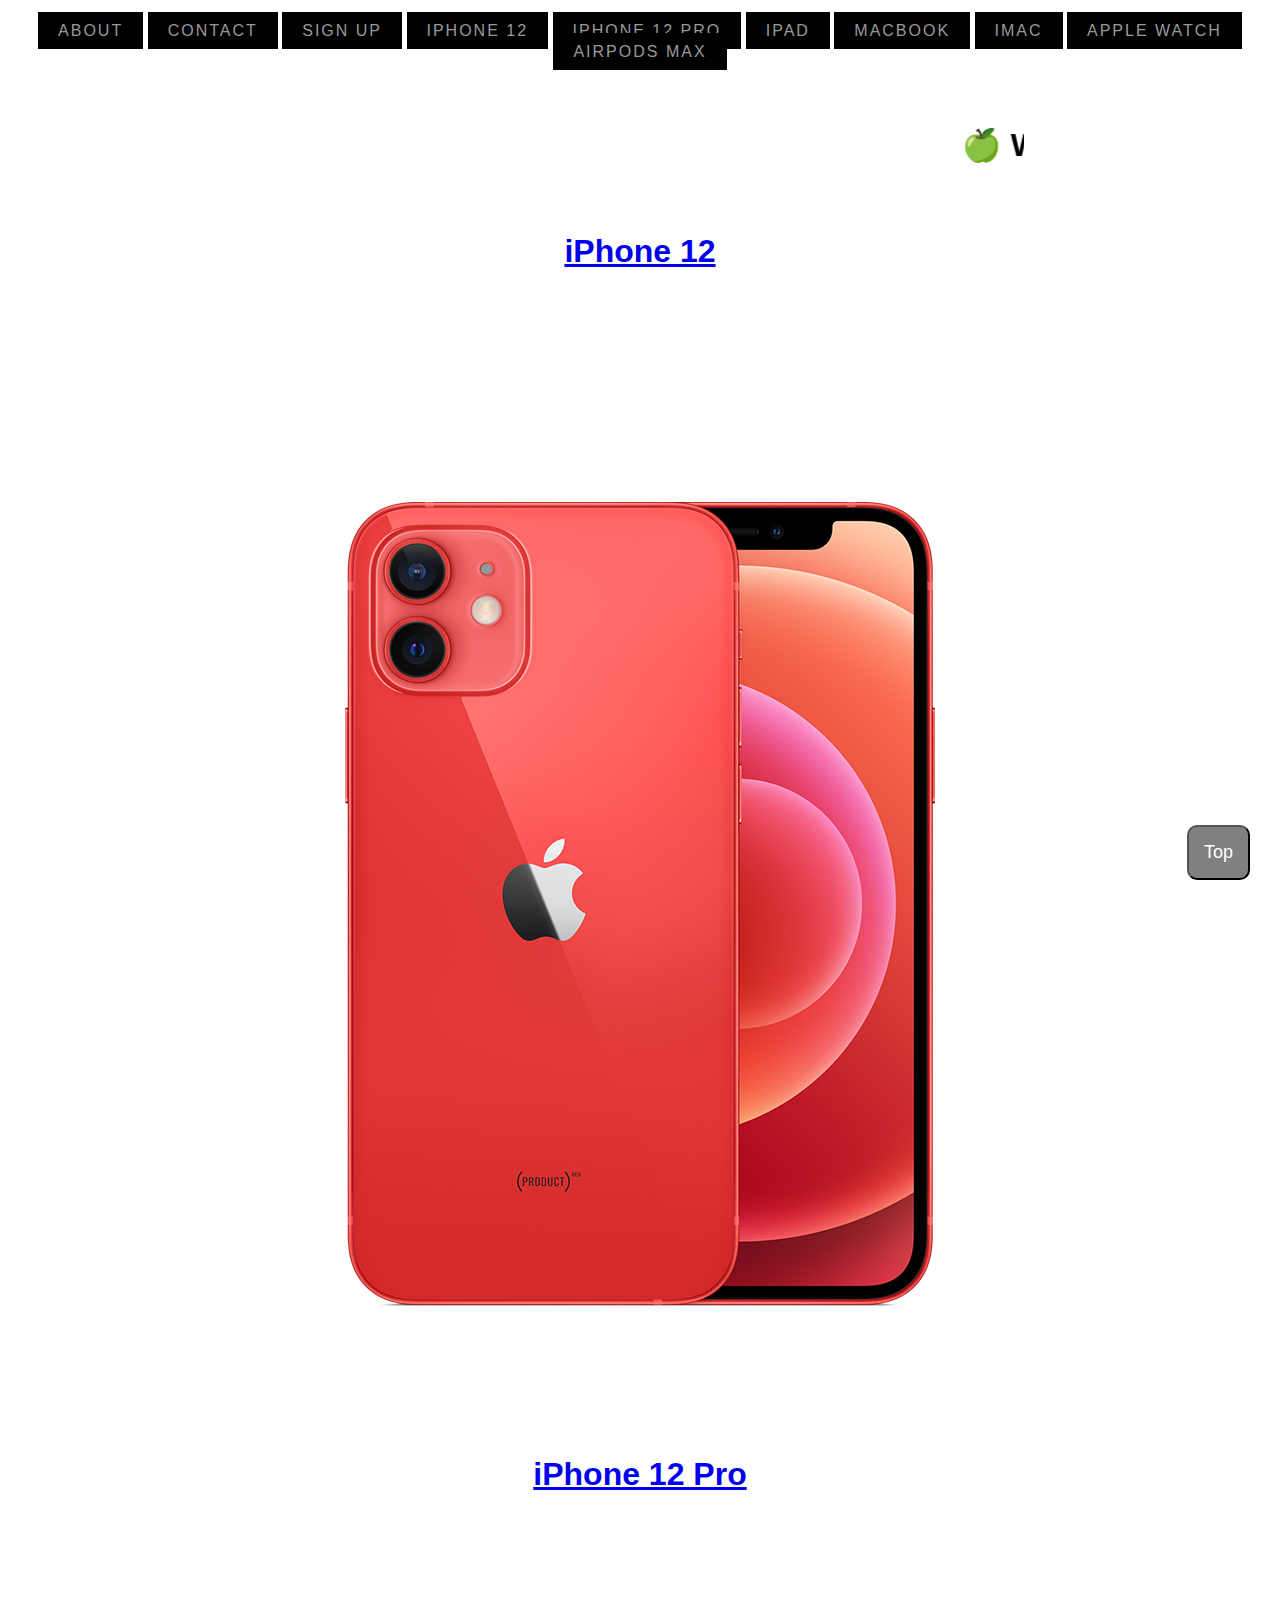
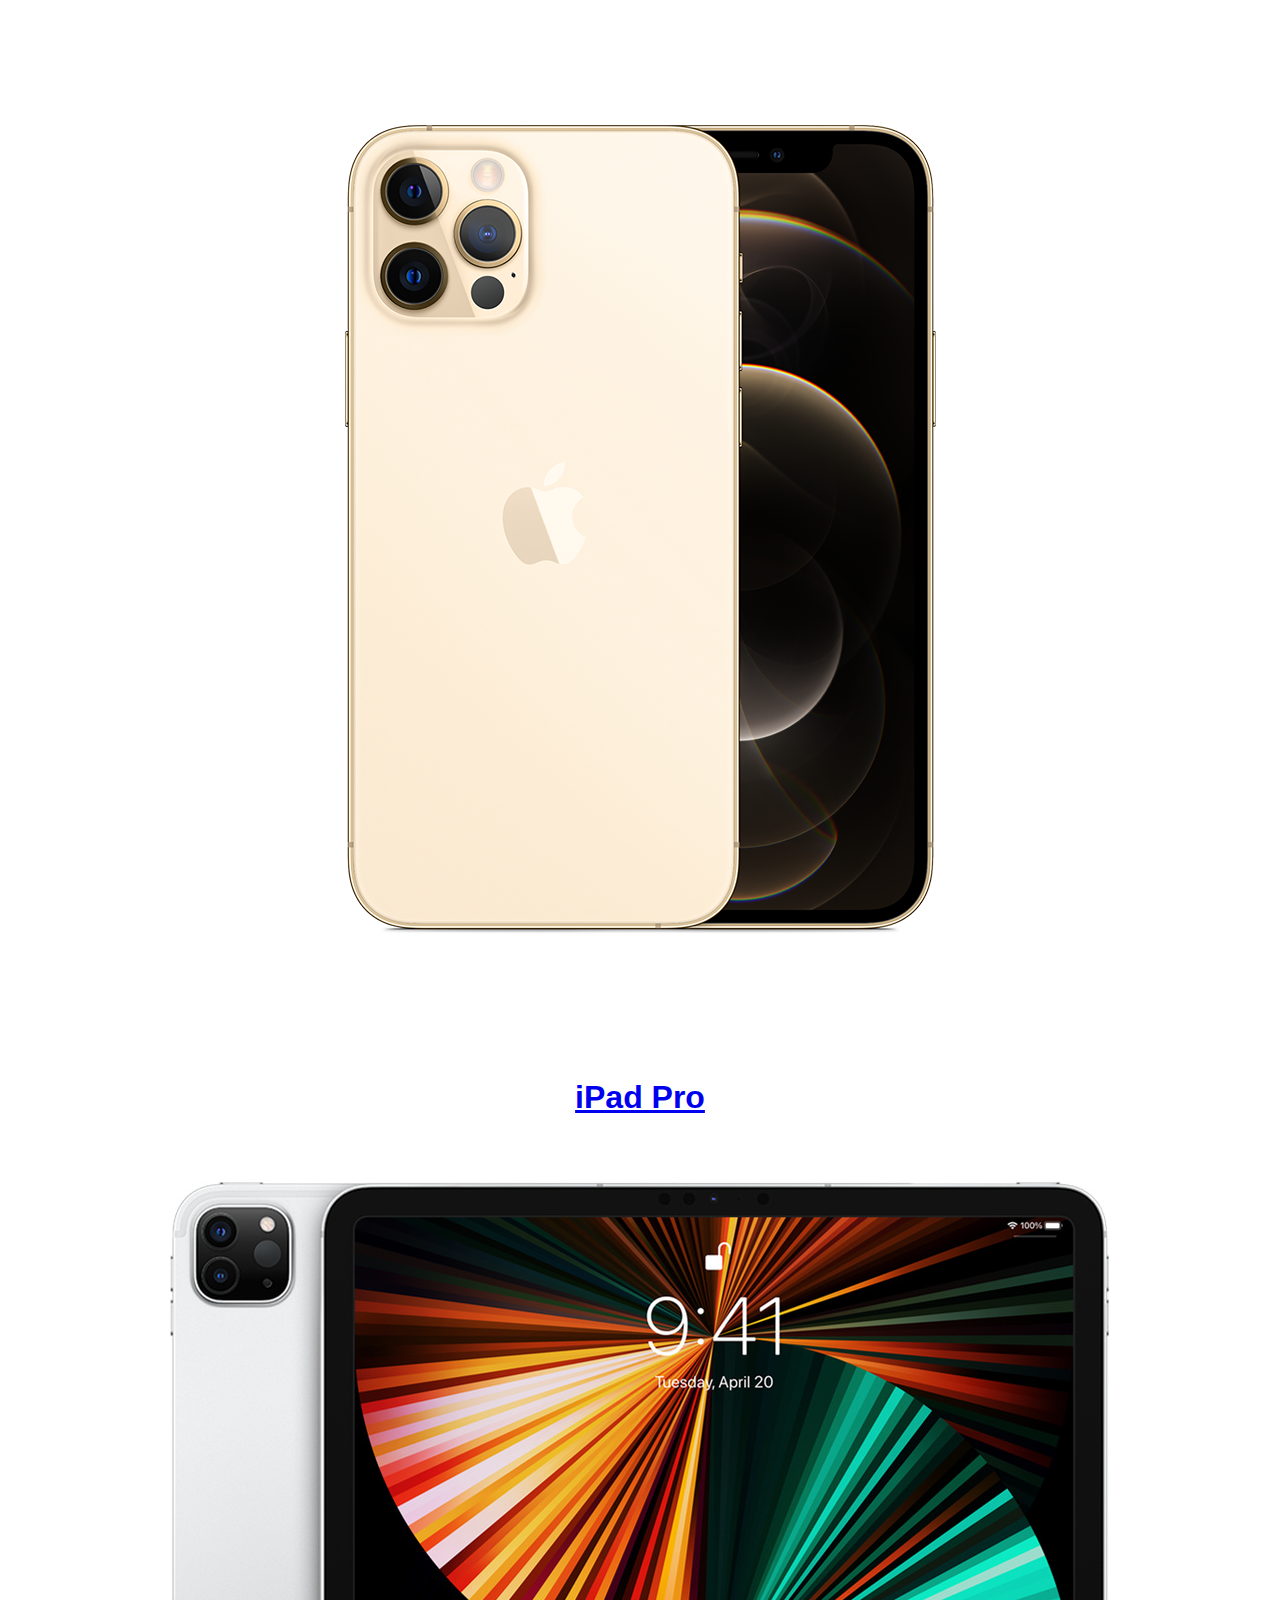
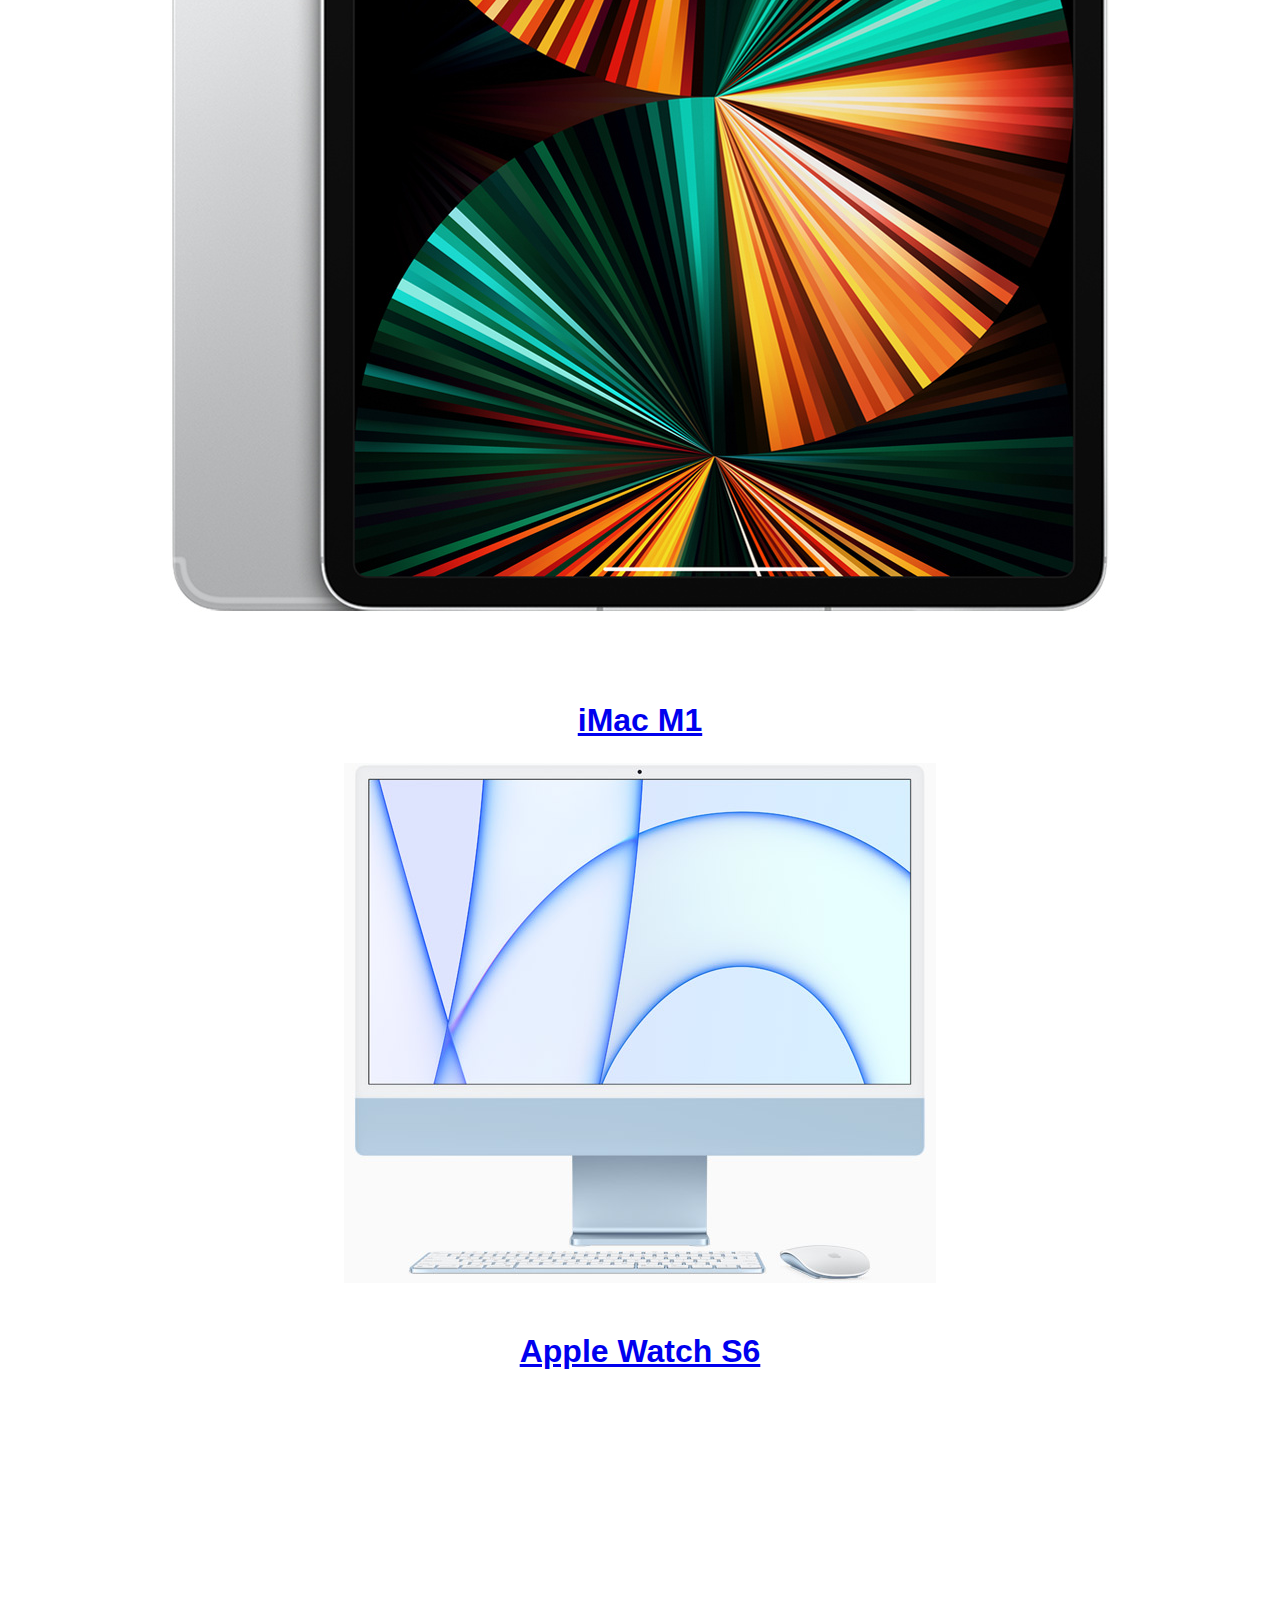
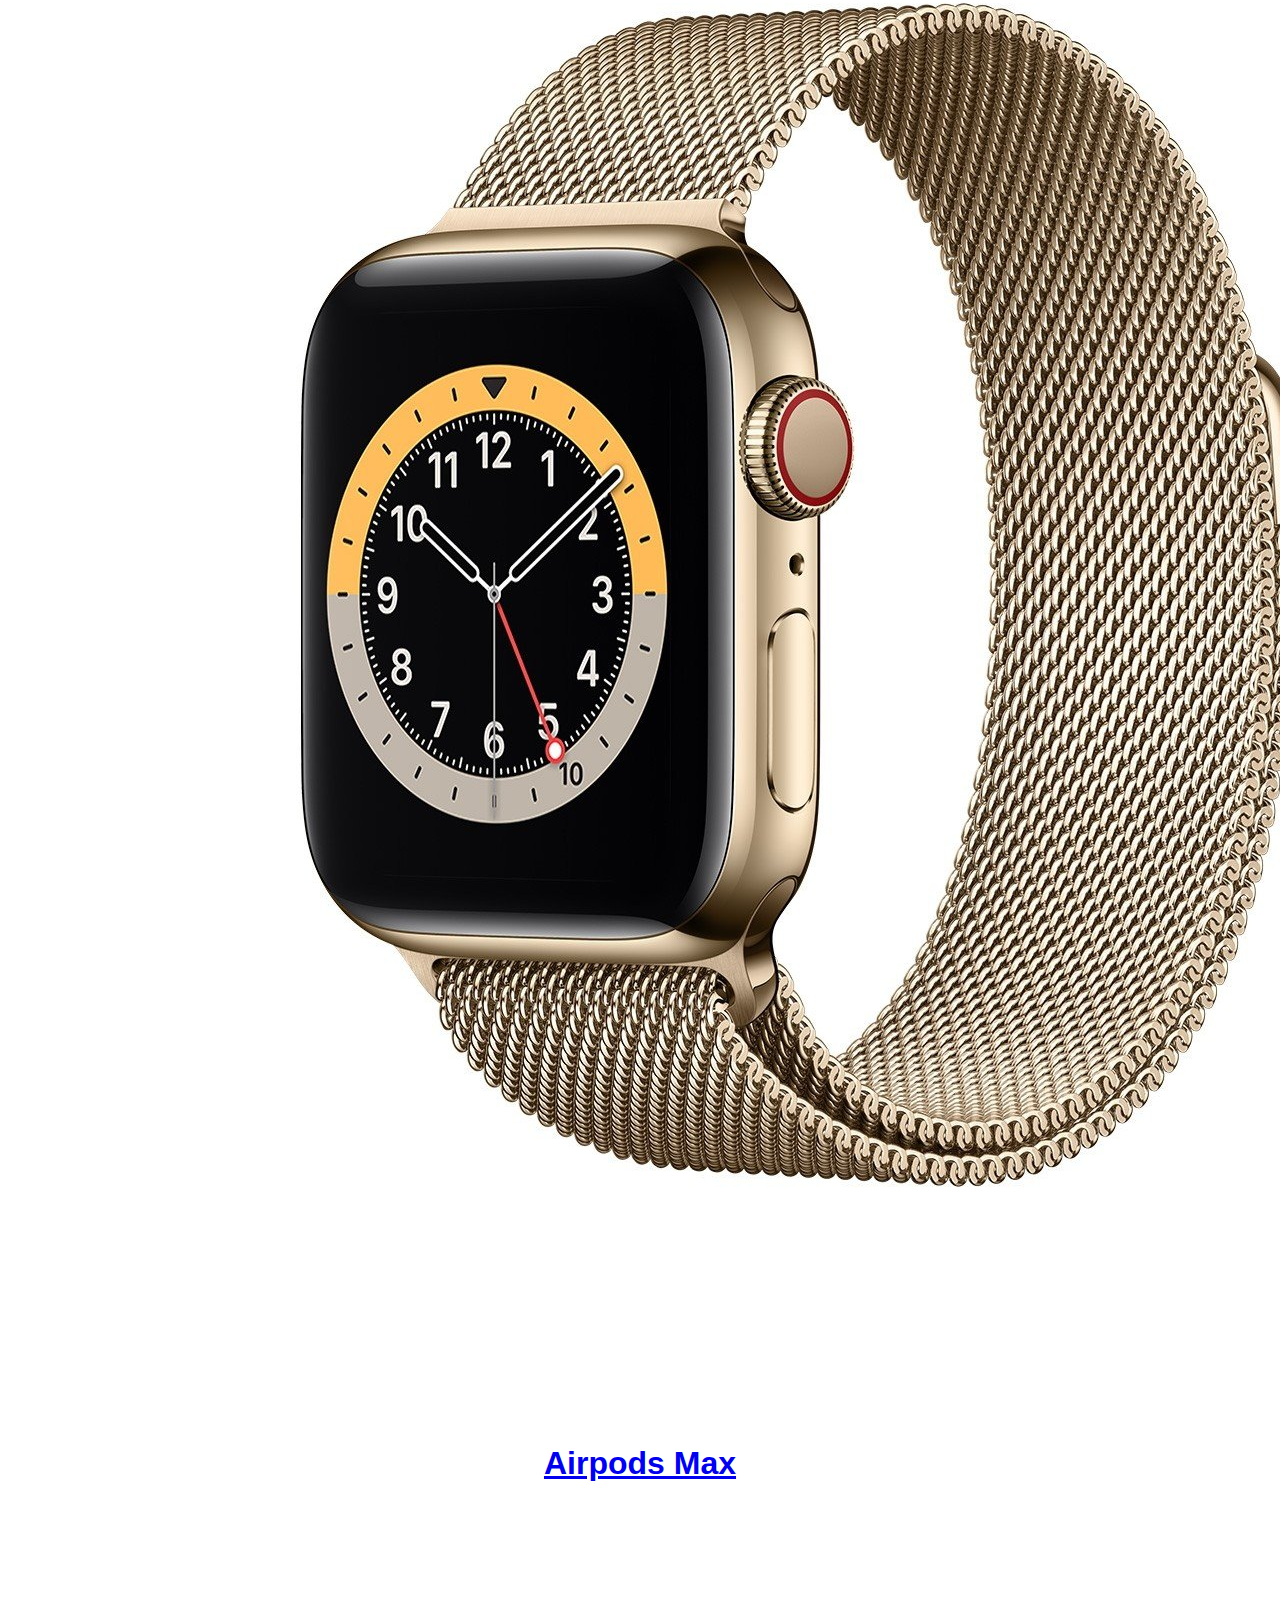
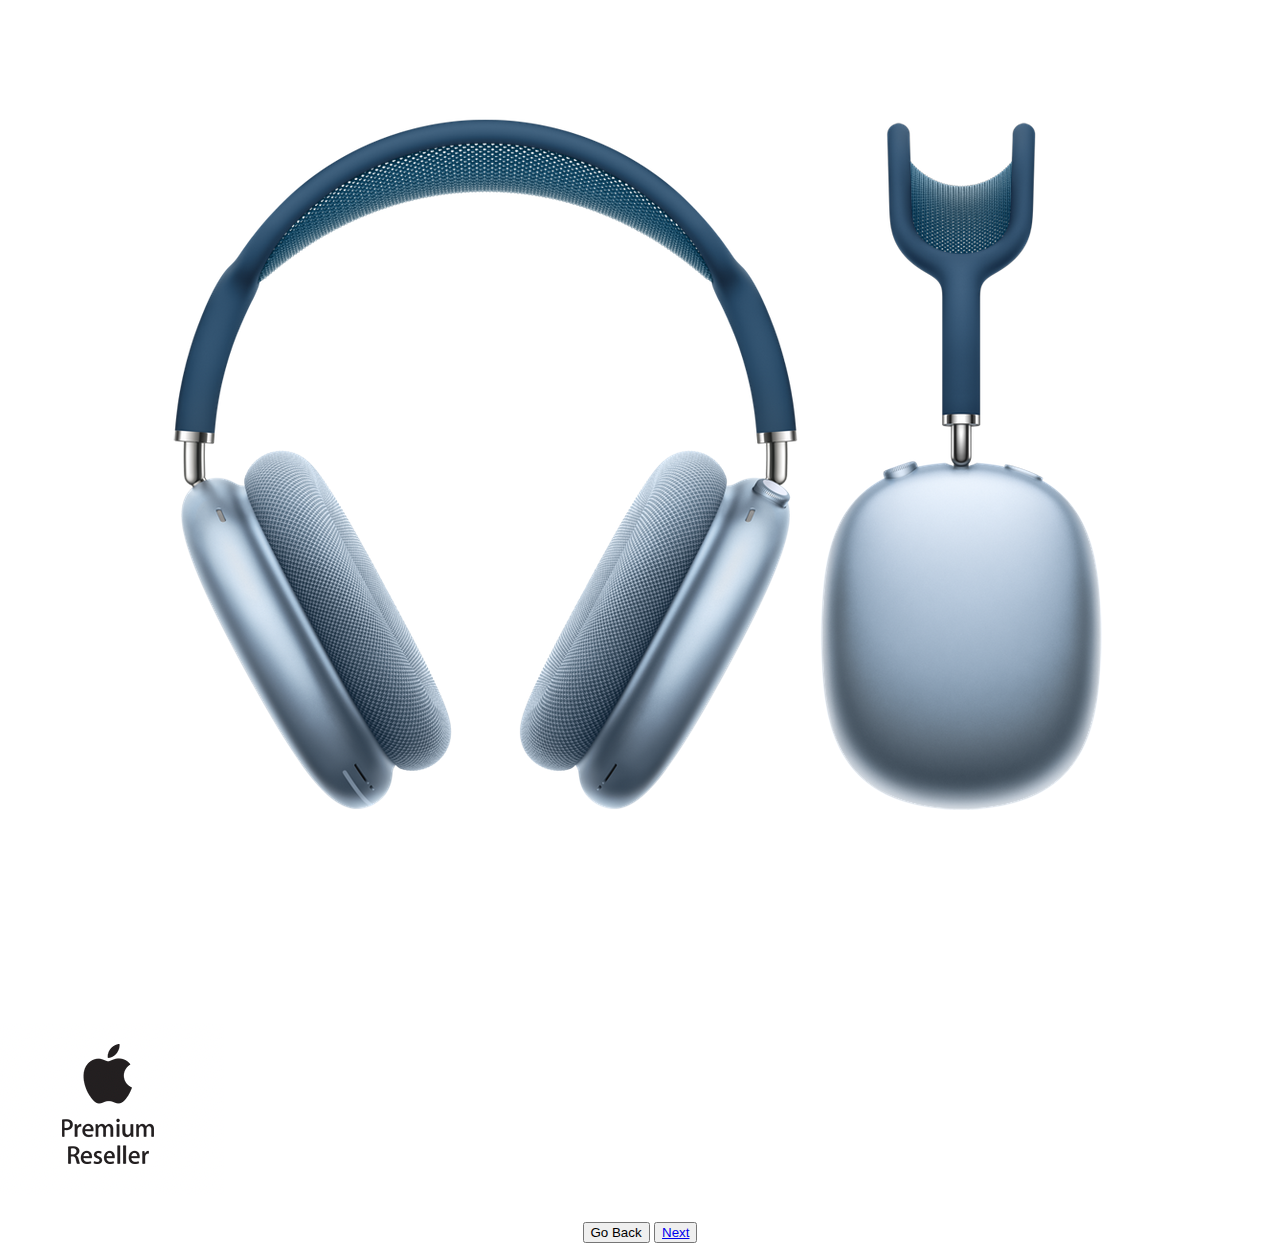
<file: index.html>
<!DOCTYPE html>

<html>
    
    <head>
        
        <meta charset="utf-8">
        
        <title>Home</title>
        
        <meta name="viewport" content="width=device-width, initial-scale=1.0">
        
        <link rel ="stylesheet" href="styles.css">
        

<title>Ecommerce Store</title>
        
         </head>
    
    <body>
        
        <br/> 
        
 <nav class="style-1">
		
		<a href="About%20Us.html" class="btn">About</a>
     
     <a href="Contact%20Us.html" class="btn">Contact</a>
     
 <a href="signup.html" class="btn">Sign up</a>
    
		<a href="iphone.html" class="btn">iphone 12</a>
     
     <a href="iphone%2012%20pro.html" class="btn">iPhone 12 Pro</a>
     
		<a href="ipad.html" class="btn">iPad</a>
     
     <a href="MacBook.html" class="btn">MacBook</a>
     
		<a href="iMac.html" class="btn">iMac</a>
     
        <a href="Apple%20Watch.html" class="btn">Apple Watch</a>
     
        <a href="Airpods%20Max.html" class="btn">Airpods Max</a>
     </nav>
        
        <div>
            
                 
            
            
        
        
        </div>
        
        <br/><br/>
        
        
        
       <div>
           
           <center>
           
    <marquee width="60%" direction="left" height="100px">
        
        <h1>🍏 Welcome to Ebrahiem's Apple Corner 🍎 </h1>
        
           </marquee></center>
        
        </div>
        
        
        
        
        
        
        
        
        <center>
        <div class="grid image-grid">

  <div class="grid-block">
    <div class="tile">
      <a class="tile-link" href="iphone.html">
          
        <center><h1>iPhone 12</h1></center>
          
          <img class="tile-img tile-img1" src="images/iphone%2012%20red.png" alt="Image">
      </a>
    </div>
  </div>
            <br/>

  <div class="grid-block">
    <div class="tile">
      <a class="tile-link" href="iphone%2012%20pro.html">
          
        <center><h1>iPhone 12 Pro</h1></center>
          
          <img class="tile-img tile-img2" src="images/iphone%2012%20pro%20gold.png" alt="Image">
      </a>
    </div>
  </div>
             <br/>

  <div class="grid-block">
    <div class="tile">
      <a class="tile-link" href="ipad.html">
          
        <center><h1>iPad Pro</h1></center>
          
          <img class="tile-img tile-img3" src="images/ipad%20M1%20Silver.jpg" alt="Image">
      </a>
    </div>
  </div>
             <br/>

  <div class="grid-block">
    <div class="tile">
      <a class="tile-link" href="iMac.html">
          
        <center><h1>iMac M1</h1></center>
          
          <img class="tile-img tile-img4" src="images/imac%20blue%20front.jpg" alt="Image">
      </a>
    </div>
  </div>
             <br/>

  <div class="grid-block">
    <div class="tile">
      <a class="tile-link" href="Apple%20Watch.html">
          
        <center><h1>Apple Watch S6</h1></center>
          
          <img class="tile-img tile-img5" src="images/apple%20watch%20S6%20gold.jpg" alt="Image">
      </a>
    </div>
  </div>
             <br/>

  <div class="grid-block">
    <div class="tile">
      <a class="tile-link" href="Airpods%20Max.html">
          
       <center><h1>Airpods Max</h1></center> 
          
          <img class="tile-img tile-img6" src="images/airpods%20max%20sky%20blue.png" alt="Image">
      </a>
    </div>
  </div>

  

        </div></center>
        
        <img src="images/premium%20reseller.png" width="5px" height="5px">
        
        
           
        <br/><br/>
     

    
    
        
      
        
        
        <div>
        
        <button onclick="topFunction()" id="myBtn" title="Go to top">Top</button>
    
     <script>
//Get the button
var mybutton = document.getElementById("myBtn");

// When the user scrolls down 20px from the top of the document, show the button
window.onscroll = function() {scrollFunction()};

function scrollFunction() {
  if (document.body.scrollTop > 20 || document.documentElement.scrollTop > 20) {
    mybutton.style.display = "block";
  } else {
    mybutton.style.display = "none";
  }
}

// When the user clicks on the button, scroll to the top of the document
function topFunction() {
  document.body.scrollTop = 0;
  document.documentElement.scrollTop = 0;
}
</script>
            
            </div>
        
        <div>
      
        
        <center>
            <button onclick="goBack()">Go Back</button>

<script>
function goBack() {
  window.history.back();
}
                </script>
            
            <button>
            
             <a href="About%20Us.html" class="next">Next</a>
            </button>
            
            </center>
        
            </div>
        
        
  
        
        
        
        
        
    </body>
</html>
</file>
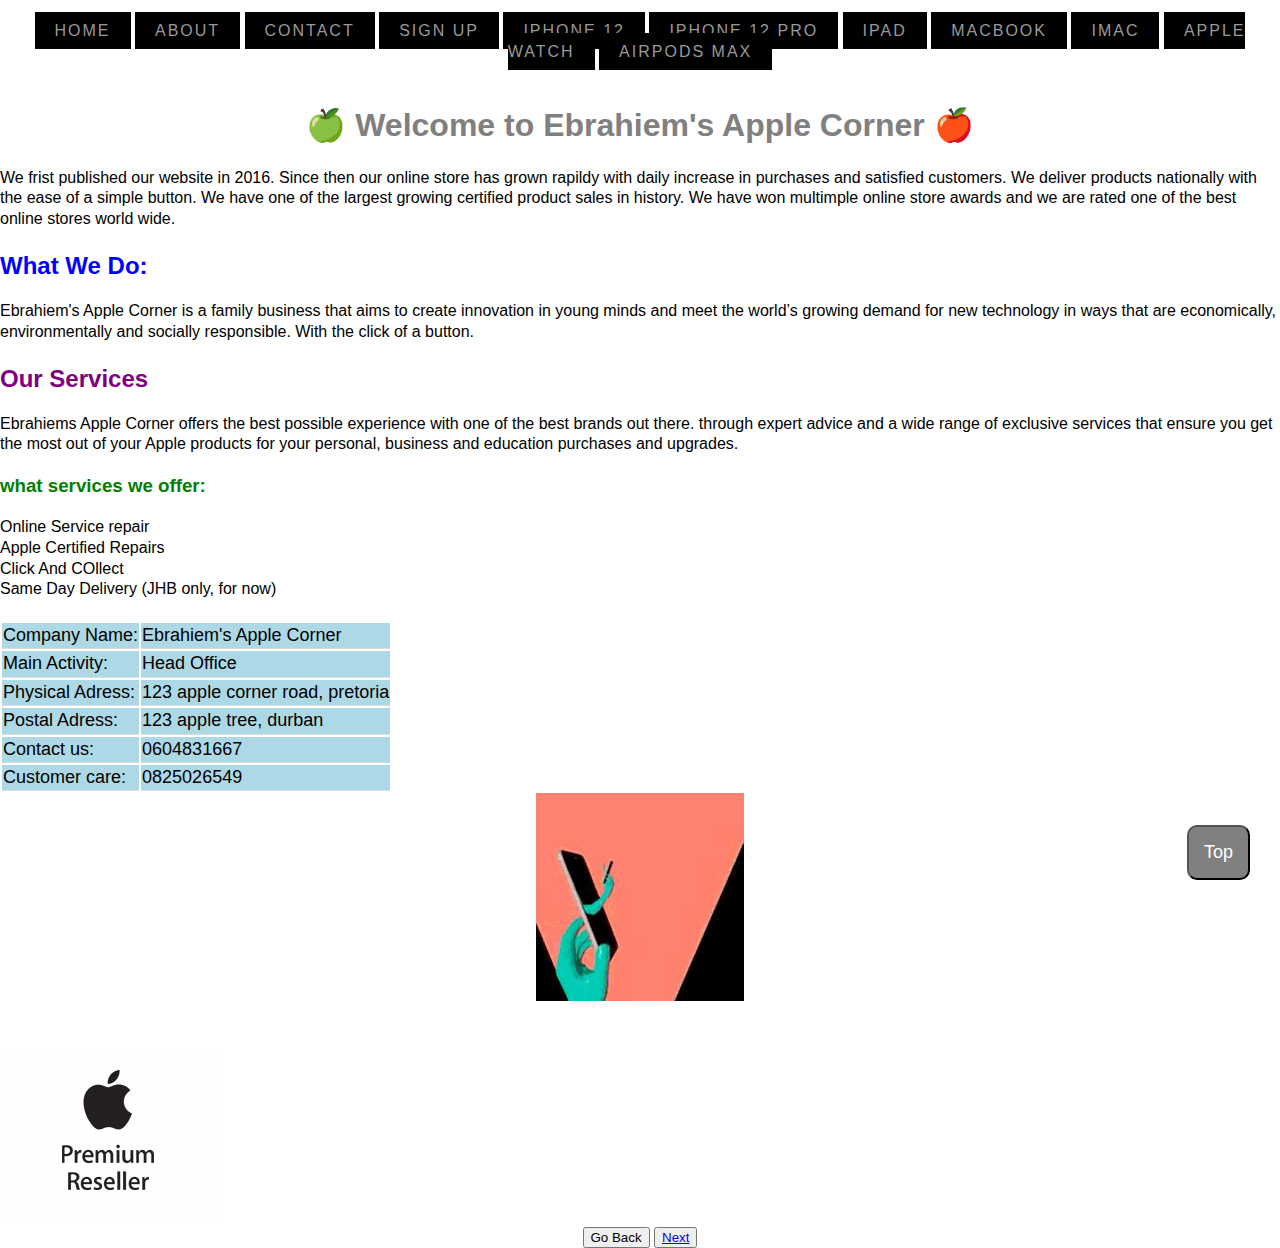
<file: About Us.html>
<!DOCTYPE html>

<html>
    
    <head>
        
        <meta charset="utf-8">
        
        <title>About</title>
        
        <meta name="viewport" content="width=device-width, initial-scale=1.0">
        
        <link rel ="stylesheet" href="styles.css">
    </head>
    
    <body>
        
        <br/>
        
        <nav class="style-1">
            
            <a href="index.html" class="btn">Home</a>
		
            <a href="About%20Us.html" class="btn">About</a>
     
     <a href="Contact%20Us.html" class="btn">Contact</a>
            
           <a href="signup.html" class="btn">Sign up</a> 
     
		<a href="iphone.html" class="btn">iPhone 12</a>
            
    <a href="iphone%2012%20pro.html" class="btn">iPhone 12 Pro</a>
              
     <a href="ipad.html" class="btn">iPad</a>
            
        <a href="MacBook.html" class="btn">MacBook</a>
     
		<a href="iMac.html" class="btn">iMac</a>
     
        <a href="Apple%20Watch.html" class="btn">Apple Watch</a>
     
        <a href="Airpods%20Max.html" class="btn">Airpods Max</a>
     
	</nav>
        
        <br/>
        
       <center> 
           <h1 style="color:gray;">🍏 Welcome to Ebrahiem's Apple Corner 🍎</h1> 
           
        </center>
        
        <p>We frist published our website in 2016. Since then our online store has grown rapildy with daily increase in purchases and satisfied customers. We deliver products nationally with the ease of a simple button. We have one of the largest growing certified product sales in history. We have won multimple online store awards and we are rated one of the best online stores world wide.</p>
        
        <h2 style="color:blue;">What We Do:</h2>
        
        <p>Ebrahiem's Apple Corner is a family business that aims to create innovation in young minds and meet the world’s growing demand for new technology in ways that are economically, environmentally and socially responsible. With the click of a button.</p>
        
        <h2 style="color:purple;">Our Services</h2>
        
        <p>Ebrahiems Apple Corner offers the best possible experience with one of the best brands out there. through expert advice and a wide range of exclusive services that ensure you get the most out of your Apple products for your personal, business and education purchases and upgrades.</p>
        
        <h3 style="color:green;">what services we offer:</h3>
        
        <list>
            
            <li>Online Service repair</li>
            
            <li>Apple Certified Repairs</li>
            
            <li>Click And COllect</li>
            
            <li>Same Day Delivery (JHB only, for now)</li>
        
        </list>
        
        <br/>
        
        <div>
            
            <table>
  
  <tr>
    <td>Company Name:</td>
    <td>Ebrahiem's Apple Corner</td>
   
  </tr>
                
  <tr>
    <td>Main Activity:</td>
    <td>Head Office</td>
   
  </tr>
                
  <tr>
    <td>Physical Adress:</td>
    <td>123 apple corner road, pretoria</td>
   
  </tr>
                
  <tr>
    <td>Postal Adress:</td>
    <td>123 apple tree, durban</td>
  
  </tr>
                
  <tr>
    <td>Contact us:</td>
    <td>0604831667</td>
   
  </tr>
                
    <tr>
    <td>Customer care:</td>
    <td>0825026549</td>
   
  </tr>
  
  
</table>


        
        </div>
        
        
        
        <center><img src="images/GIF-2021-05-25-21-11-47.gif"></center>
        
        

     <br/><br/>
        
         <img src="images/premium%20reseller.png" width="5px" height="5px">
        
        <div>
        
      <button onclick="topFunction()" id="myBtn" title="Go to top">Top</button>
    
     <script>

var mybutton = document.getElementById("myBtn");


window.onscroll = function() {scrollFunction()};

function scrollFunction() {
  if (document.body.scrollTop > 20 || document.documentElement.scrollTop > 20) {
    mybutton.style.display = "block";
  } else {
    mybutton.style.display = "none";
  }
}

function topFunction() {
  document.body.scrollTop = 0;
  document.documentElement.scrollTop = 0;
}
</script>
            
            </div>
        
        <div>
      
        
        <center>
            <button onclick="goBack()">Go Back</button>

<script>
function goBack() {
  window.history.back();
}
                </script>
            
            <button>
            
             <a href="Contact%20Us.html" class="next">Next</a>
                
                </button>
            
            </center>
            
            </div>
        
        
    </body>
</html>
</file>
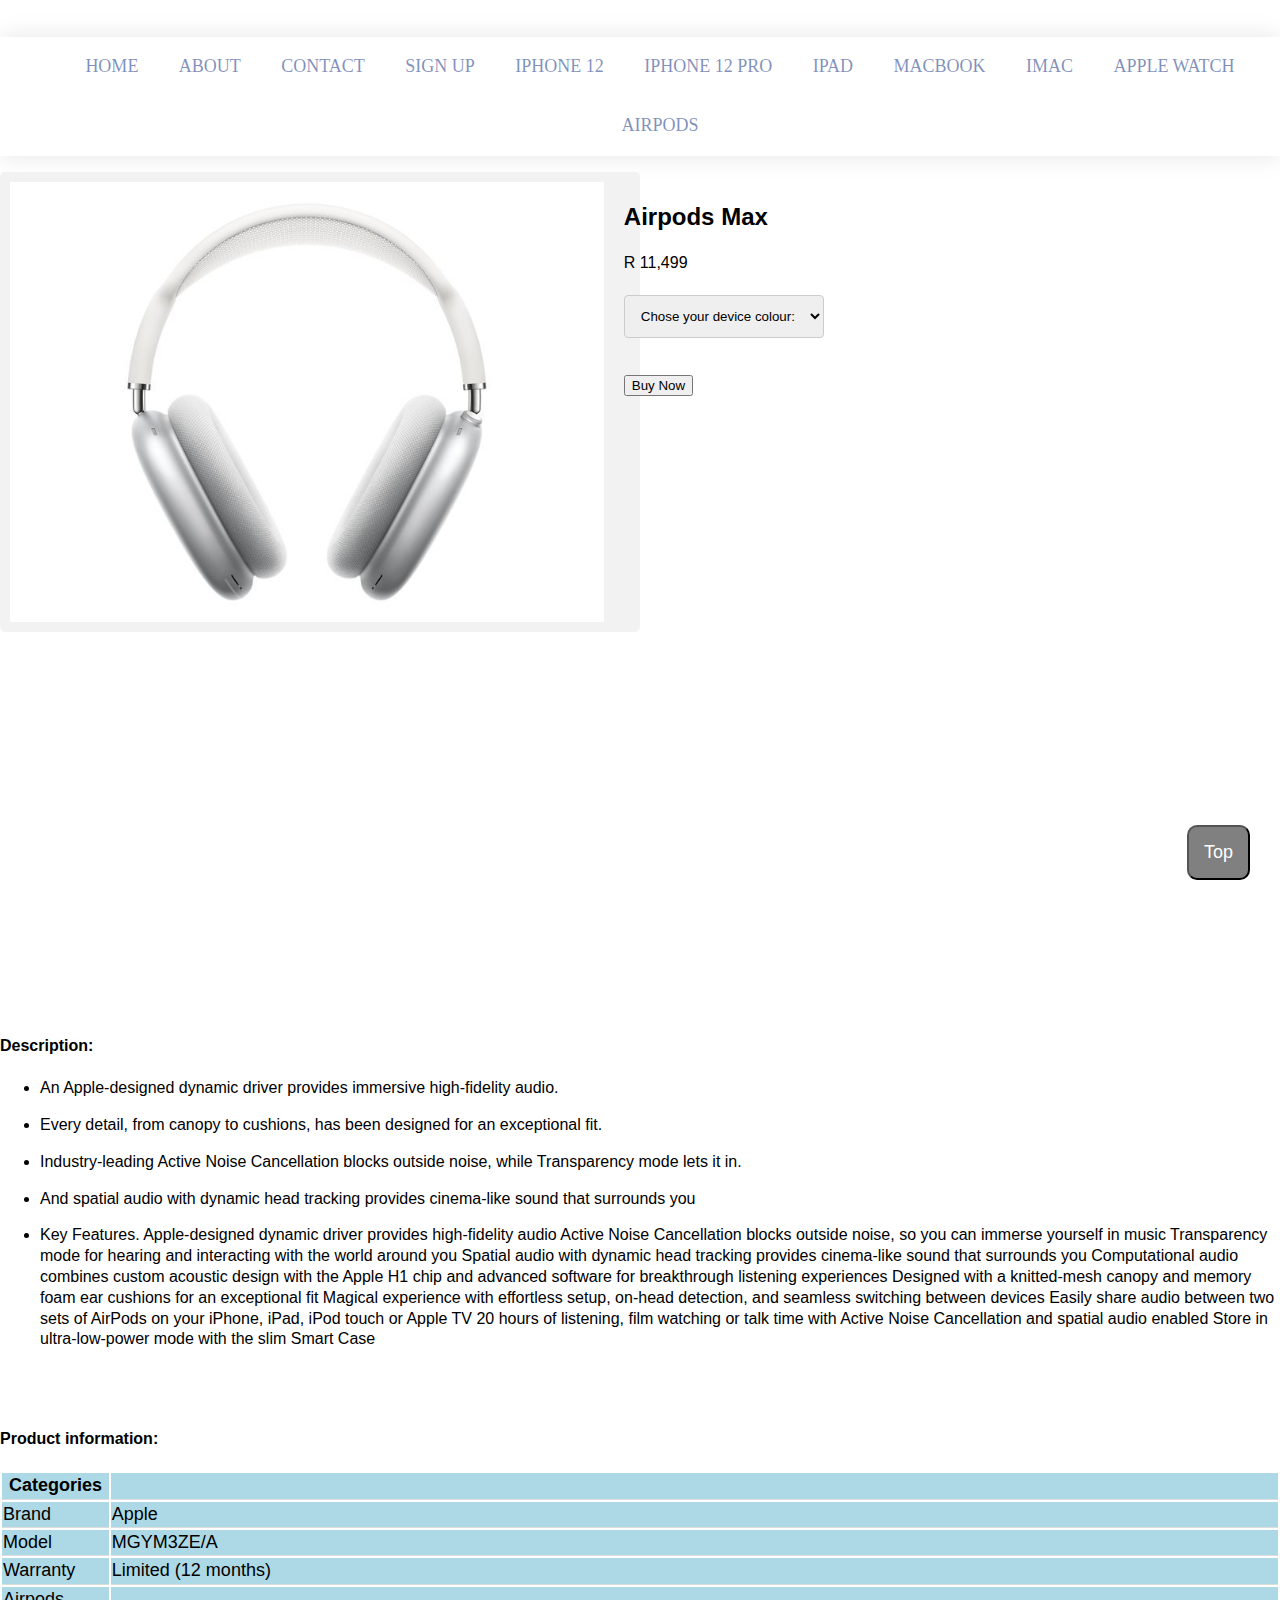
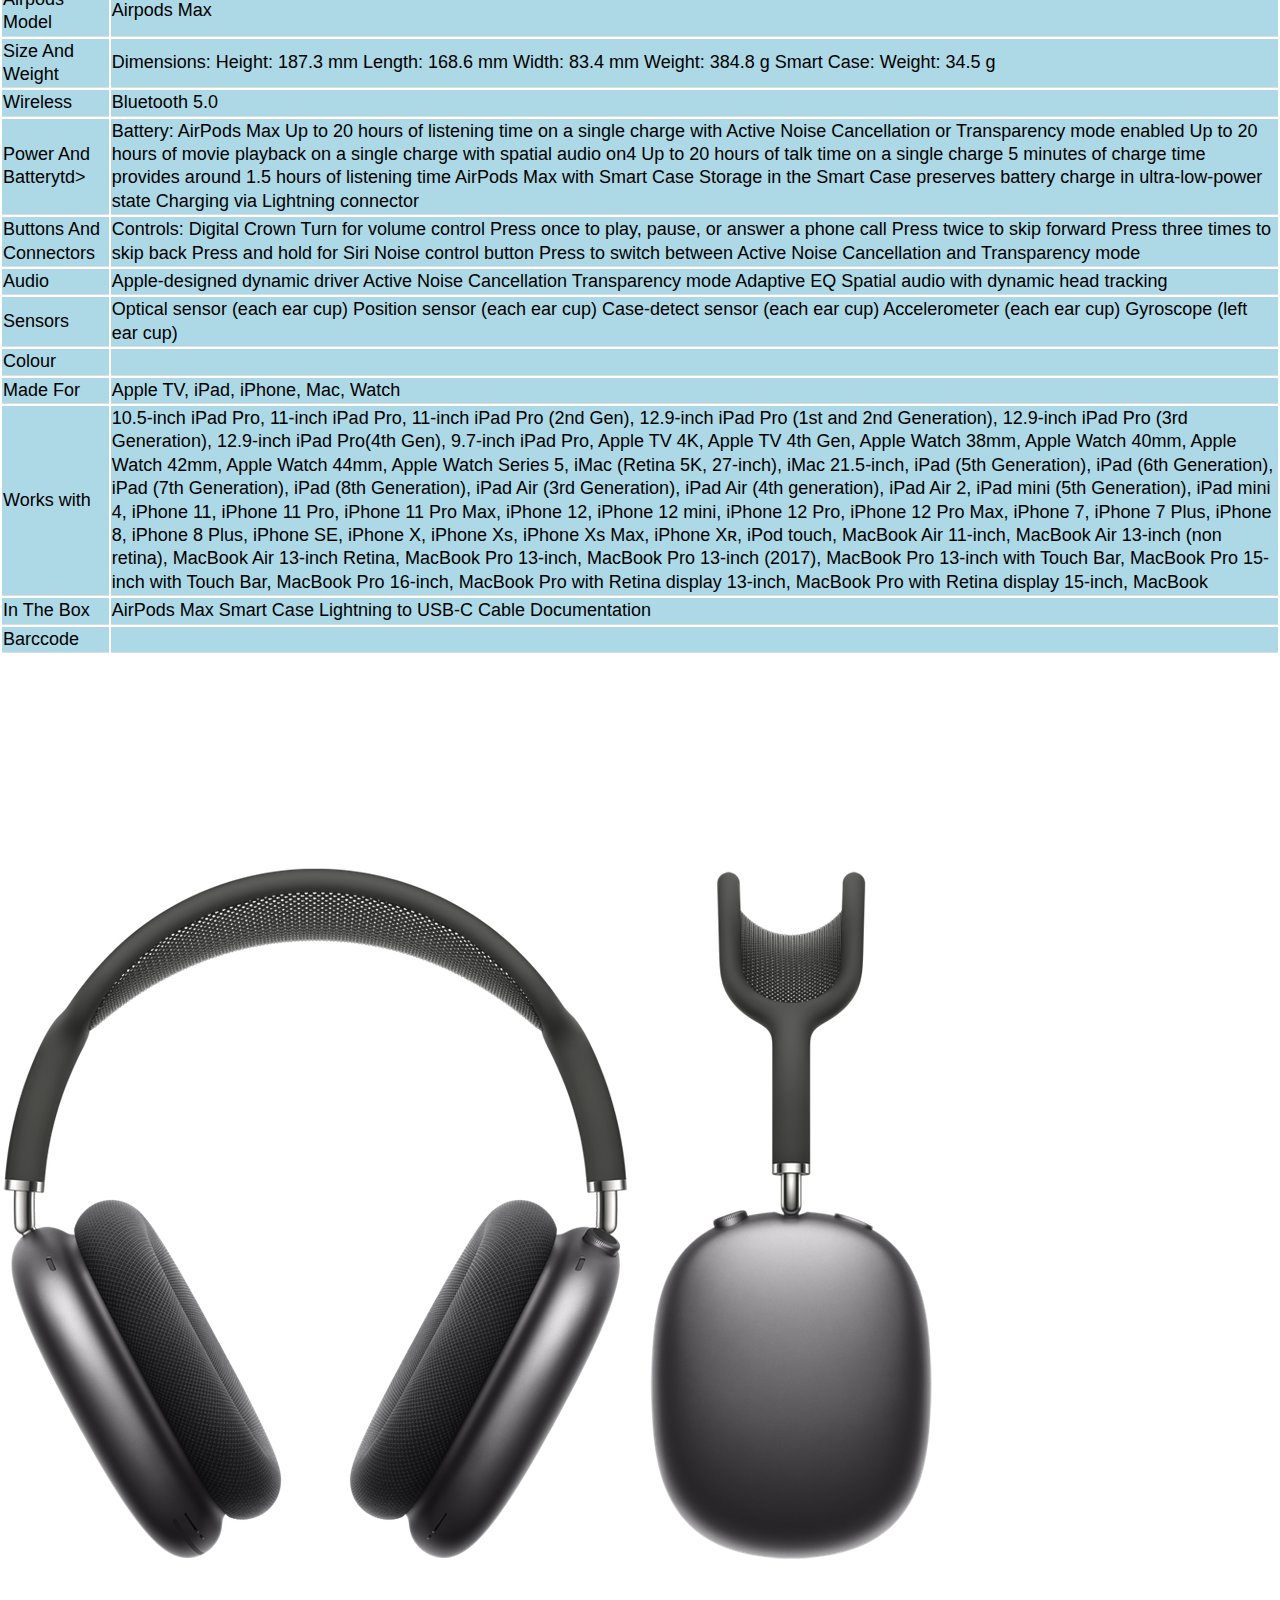
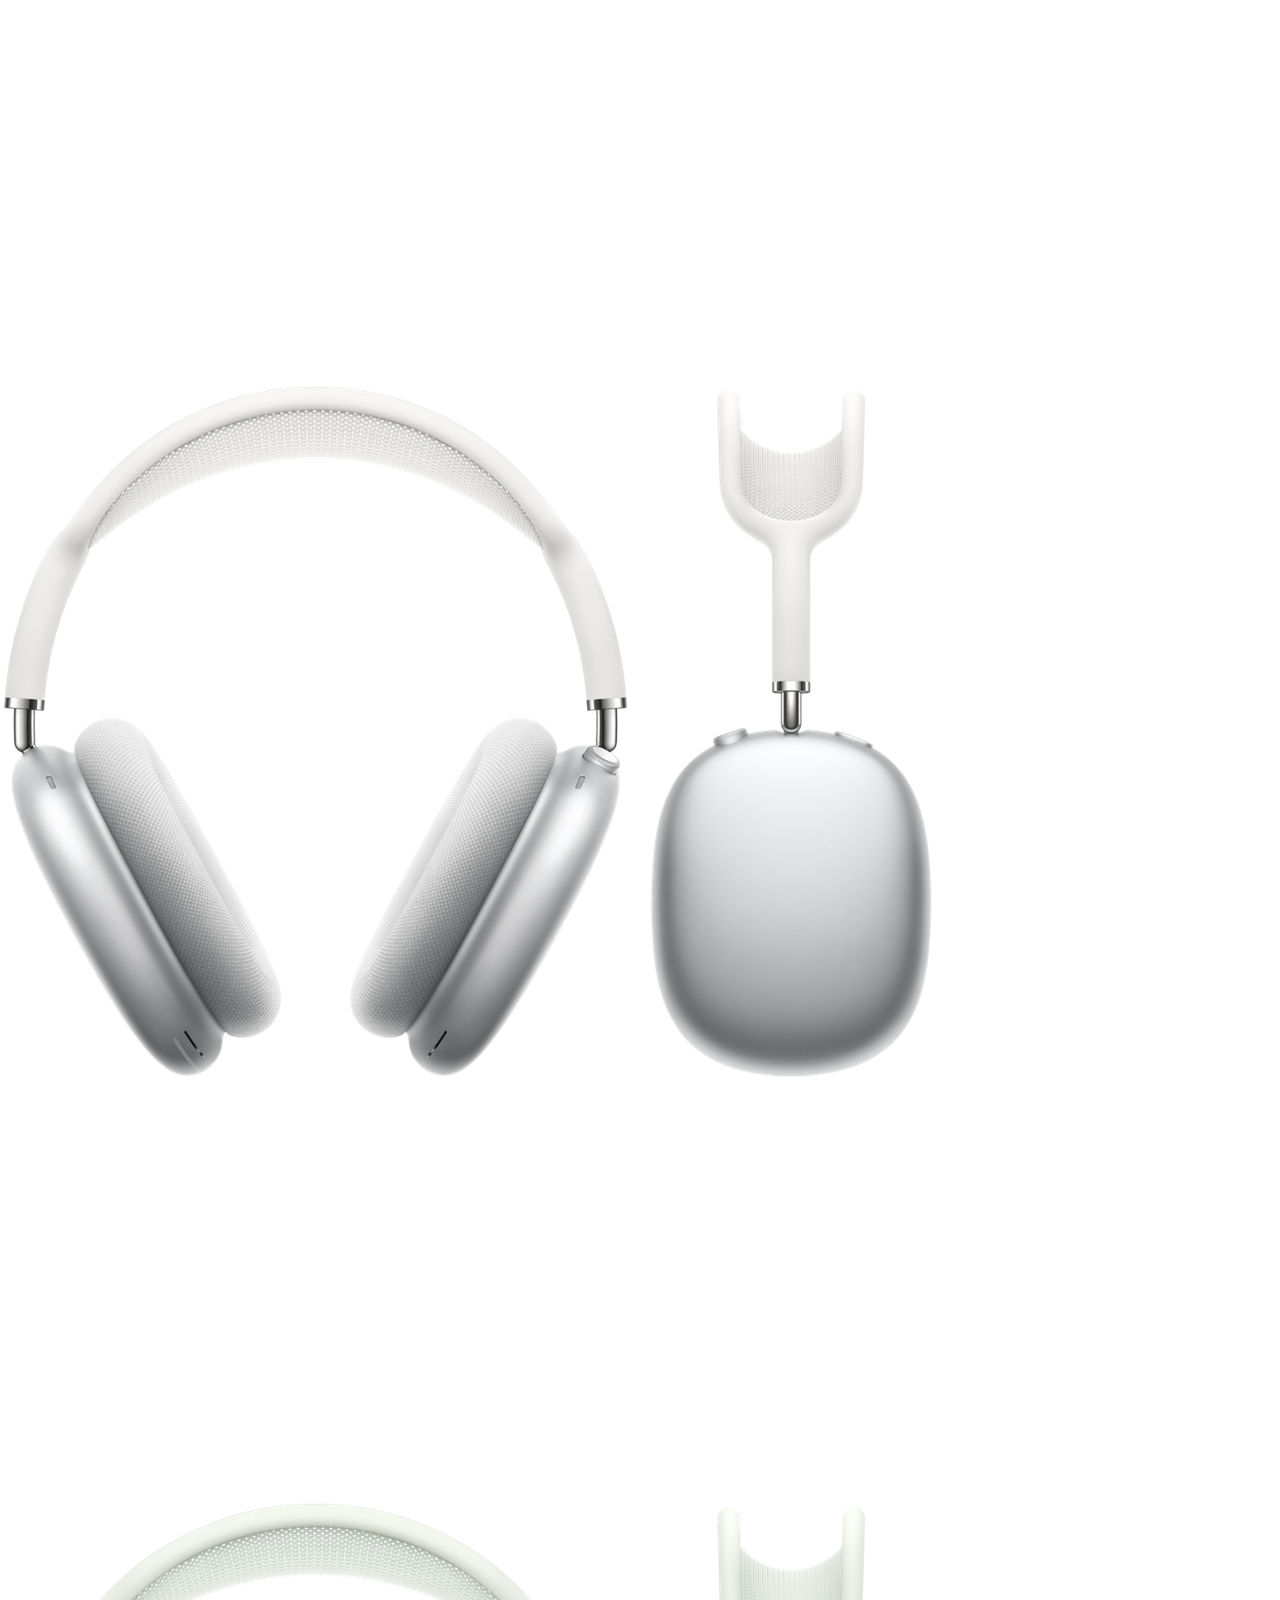
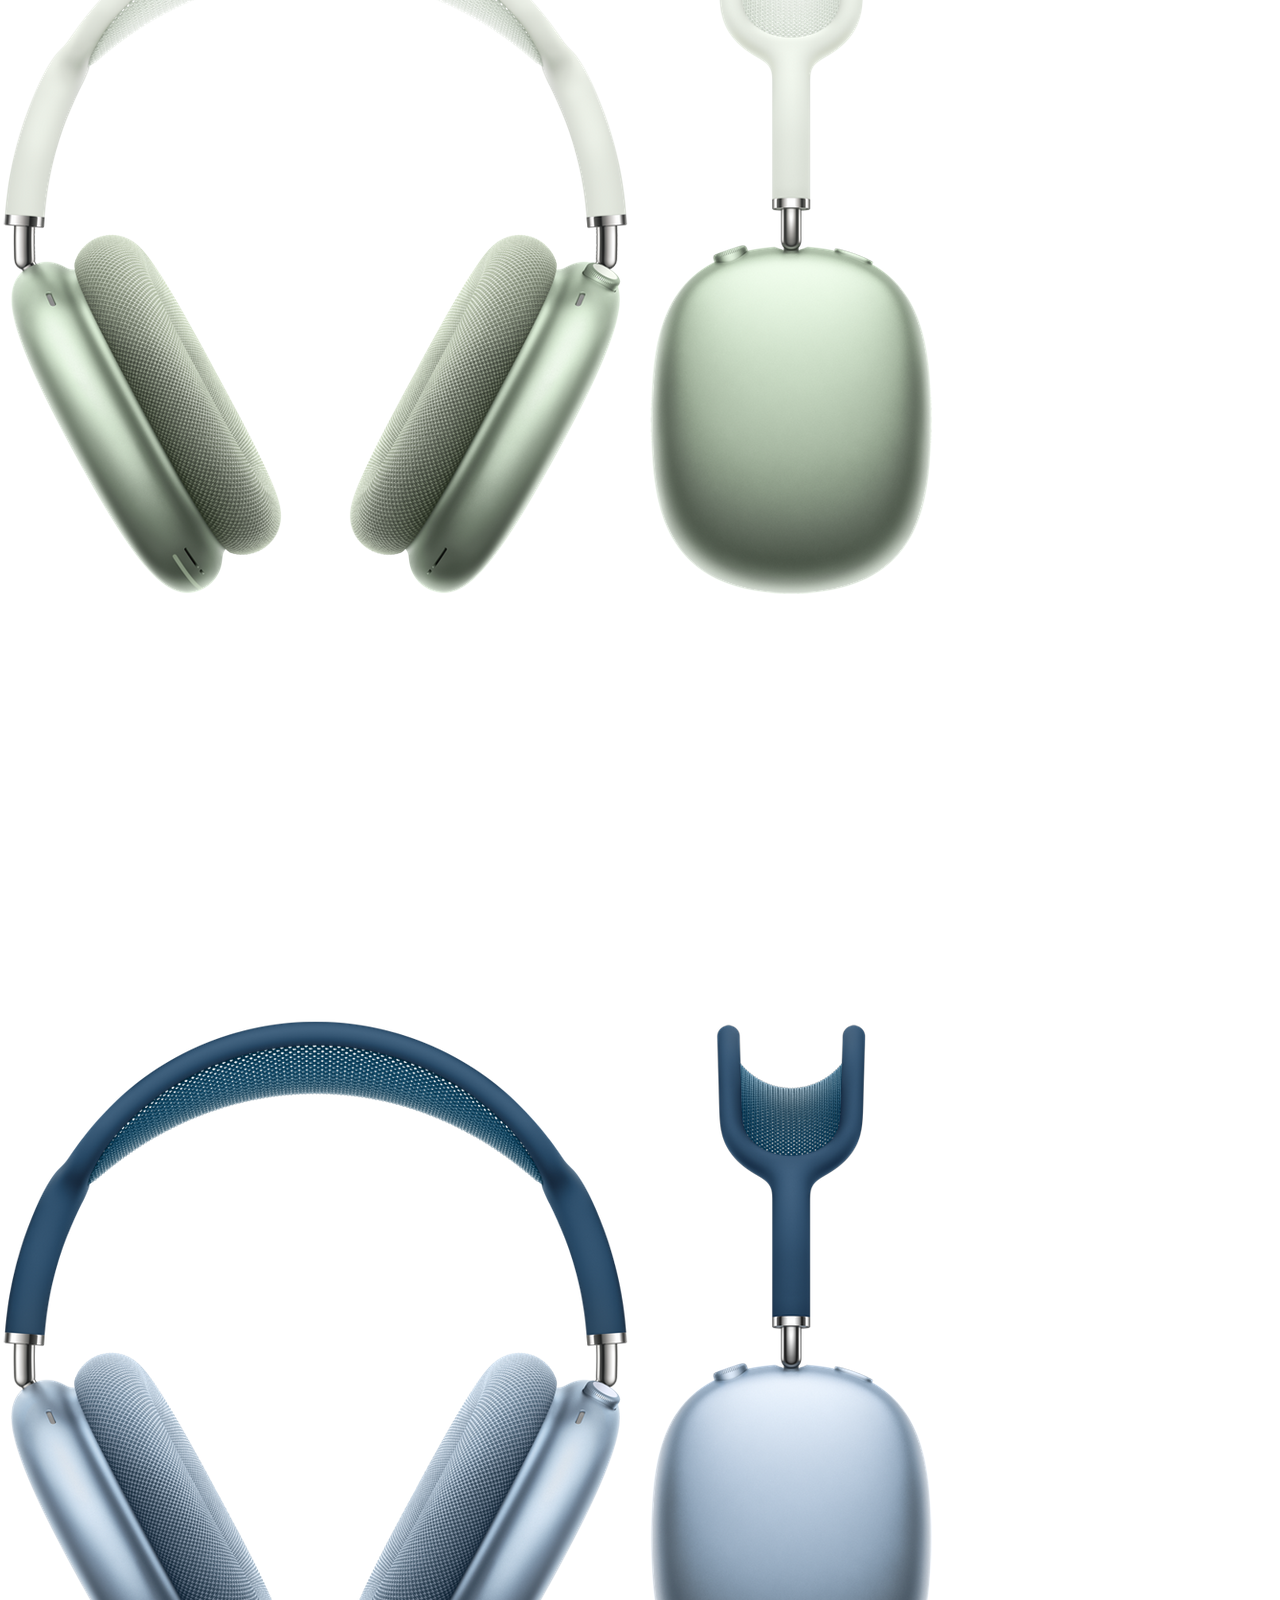
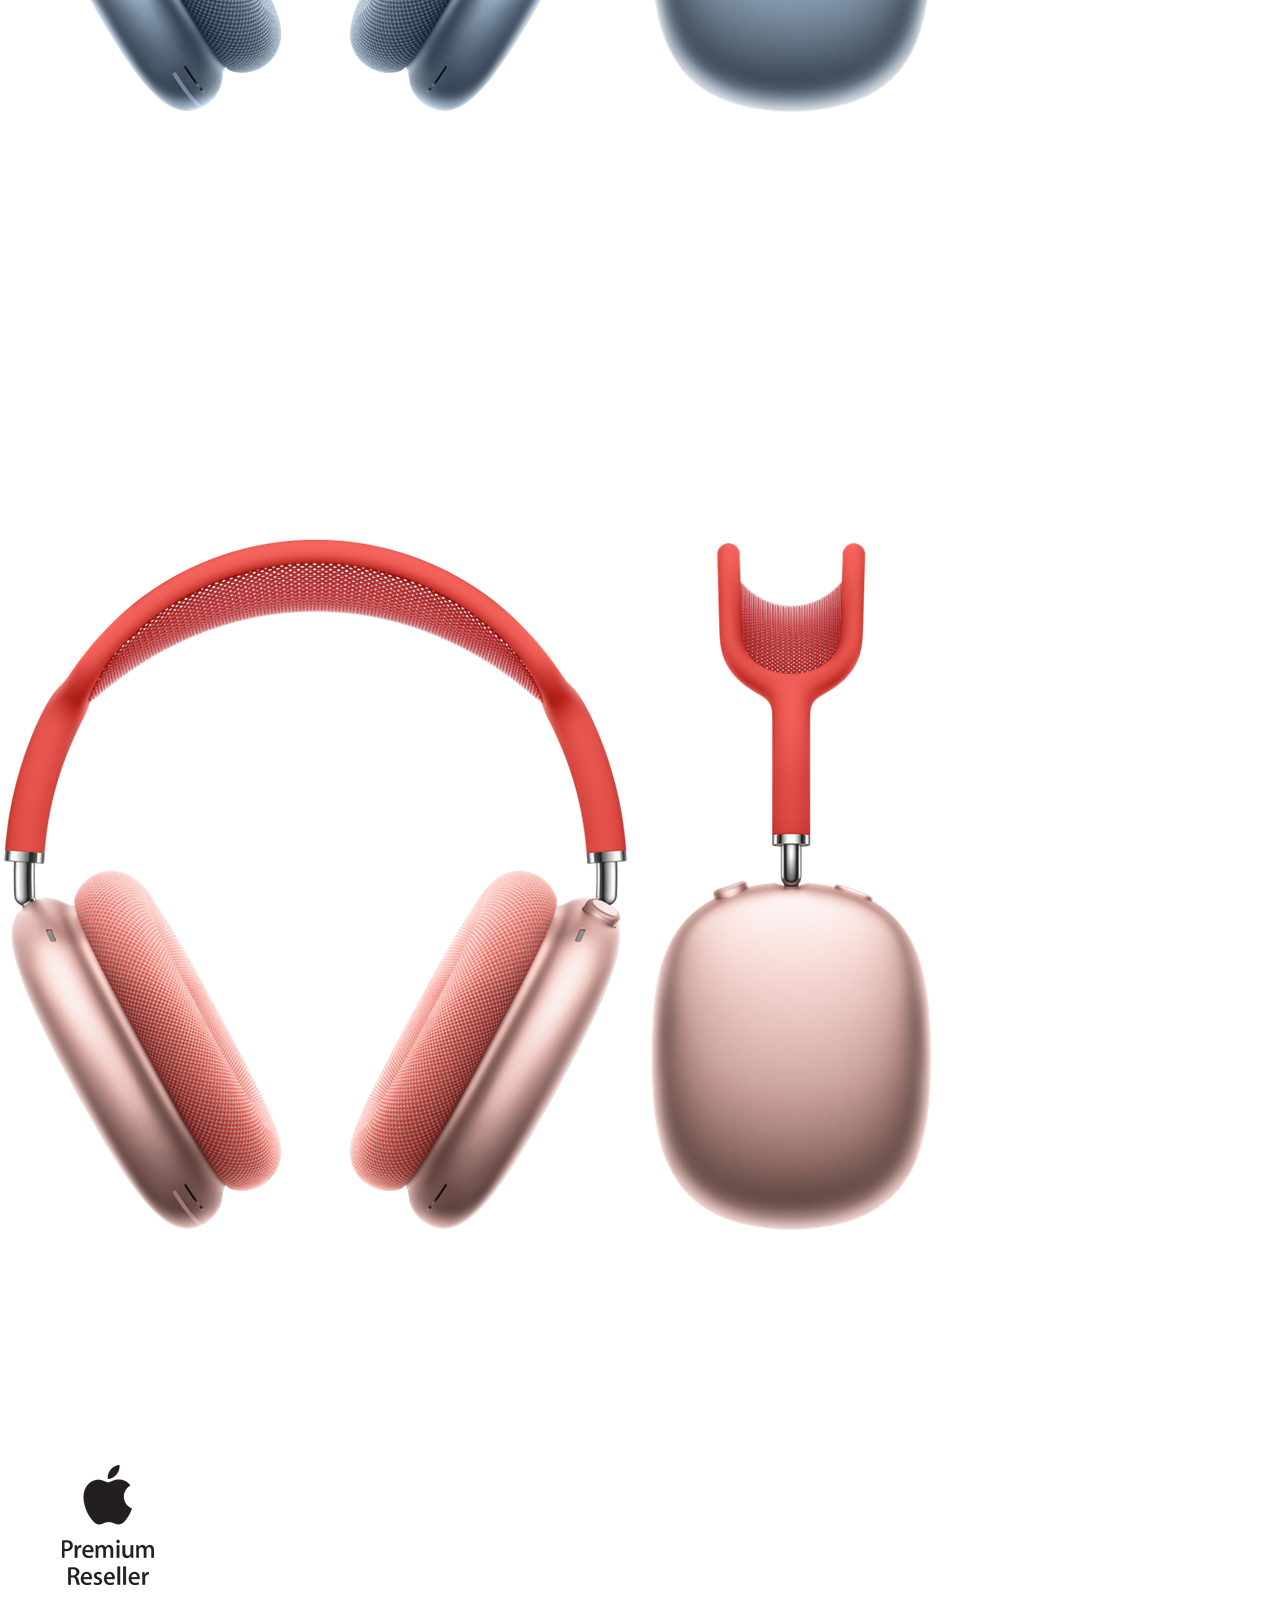
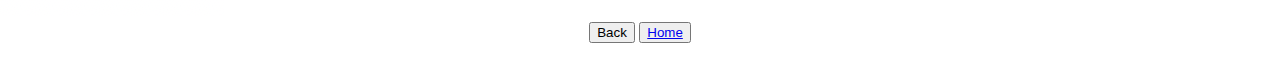
<file: Airpods Max.html>
<!DOCTYPE html>



<html>
    
    <head>
        
        <meta charset="utf-8">
        
        <title>Airpods Max</title>
        
        <meta name="viewport" content="width=device-width, initial-scale=1.0">
        
        <link rel ="stylesheet" href="styles.css">
        
<body>
    
    <br/>
                                      
<nav>
  <ul>
      
    <li>
      <a href="index.html">Home</a>
    </li>
      
    <li>
      <a href="About%20Us.html">About</a>
    </li>
      
    <li>
      <a href="Contact%20Us.html">Contact</a>
    </li>
      
       <li>
      <a href="signup.html">Sign up</a>
    </li>
      
      <li>
      <a href="iphone.html">iPhone 12</a>
    </li>
      
      <li>
      <a href="iphone%2012%20pro.html">iPhone 12 Pro</a>
    </li>
      
      <li>
      <a href="ipad.html">iPad</a>
    </li>
      
      <li>
      <a href="MacBook.html">MacBook</a>
    </li>
      
      
      <li>
      <a href="iMac.html">iMac</a>
    </li>
      
      <li>
      <a href="Apple%20Watch.html">Apple Watch</a>
    </li>
      
      <li>
      <a href="Airpods%20Max.html">Airpods</a>
    </li>
    
    </ul></nav>
    
     <div class="container">
  <img class="fit" style="float: left;padding-right: 20px;" img class="container__image" src="images/Airpods%20max%20white.jpg" width="50%" height="50%">
      
     
     
            
  <div class="container__text">
      
    <h2>Airpods Max</h2>
      
    
      
    <p>R 11,499</p>
      
      
      
 
      
     <div class="custom-select" style="width:200px;">
         
  <select>
    <option value="0">Chose your device colour:</option>
    <option value="1">Space Gray</option>
    <option value="2">Silver</option>
    <option value="3">Green</option>
    <option value="4">Sky Blue</option>
    <option value="5">Pink</option>
   
    
  </select>
         
         <br/><br/>
         
        
         
        
         
         <button type="button">Buy Now</button>
      
</div>
      
  </div>
            
</div>
         <br/>   
    
    <center>
        
            
<iframe width="560" height="315" src="https://www.youtube.com/embed/FXI_-OesT3A" title="YouTube video player" frameborder="0" allow="accelerometer; autoplay; clipboard-write; encrypted-media; gyroscope; picture-in-picture" allowfullscreen></iframe>
</center>
            <br/><br/>
            
          

            
            <h4>Description:</h4>
            
      

                     
<ul>
    
    <li><p>An Apple-designed dynamic driver provides immersive high-fidelity audio.</p></li>
        
       <li><p>Every detail, from canopy to cushions, has been designed for an exceptional fit. </p></li>
           
           <li><p>Industry-leading Active Noise Cancellation blocks outside noise, while Transparency mode lets it in.</p></li>
            
           <li><p> And spatial audio with dynamic head tracking provides cinema-like sound that surrounds you </p></li>
        
       <li><p>  Key Features. Apple-designed dynamic driver provides high-fidelity audio Active Noise Cancellation blocks outside noise, so you can immerse yourself in music Transparency mode for hearing and interacting with the world around you Spatial audio with dynamic head tracking provides cinema-like sound that surrounds you Computational audio combines custom acoustic design with the Apple H1 chip and advanced software for breakthrough listening experiences Designed with a knitted-mesh canopy and memory foam ear cushions for an exceptional fit Magical experience with effortless setup, on-head detection, and seamless switching between devices Easily share audio between two sets of AirPods on your iPhone, iPad, iPod touch or Apple TV 20 hours of listening, film watching or talk time with Active Noise Cancellation and spatial audio enabled Store in ultra-low-power mode with the slim Smart Case</p></li>
            
 </ul> 
            
            
            
            
        <br/><br/>
            
            <h4>Product information:</h4>
            
           <div style="overflow-x:auto;">
               
                <font size="2" face="arial" >
               
               <table>
                   
                    <tr>
      
    <table>
  <tr>
      
    <th>Categories</th>
      
    <th></th> 
      
  </tr>
                
  <tr>
      
    <td>Brand</td>
      
    <td>Apple</td> 
      
    
      
  </tr>
                
  <tr>
      
    <td>Model</td>
      
    <td>MGYM3ZE/A</td> 
      
  </tr>
                
       <tr>        
                
    <td>Warranty</td>
     <td>Limited (12 months)</td>     
           
           </tr> 
                
                <tr>
      
    <td>Airpods Model</td>
      
    <td>Airpods Max</td> 
      
  </tr>
                
                
                
    <tr>
      
    <td>Size And Weight</td>
      
         <td>Dimensions: 
Height: 187.3 mm
Length: 168.6 mm
Width: 83.4 mm
Weight: 384.8 g
Smart Case:
Weight: 34.5 g</td>
      
  </tr>
                
                <tr>
      
    <td>Wireless</td>
      
         <td>Bluetooth 5.0
</td>
      
  </tr>
                
                 <tr>
      
    <td>Power And Batterytd>
      
         <td>Battery:
AirPods Max
Up to 20 hours of listening time on a single charge with Active Noise Cancellation or Transparency mode enabled
Up to 20 hours of movie playback on a single charge with spatial audio on4 Up to 20 hours of talk time on a single charge
5 minutes of charge time provides around 1.5 hours of listening time
AirPods Max with Smart Case
Storage in the Smart Case preserves battery charge in ultra-low-power state
Charging via Lightning connector</td>
      
  </tr>
                
                
                
                 <tr>
      
    <td>Buttons And Connectors</td>
      
         <td>Controls:
Digital Crown
Turn for volume control
Press once to play, pause, or answer a phone call
Press twice to skip forward Press three times to skip back
Press and hold for Siri
Noise control button
Press to switch between Active Noise Cancellation and Transparency mode</td>
      
  </tr>
                
                 <tr>
      
    <td>Audio</td>
      
         <td>Apple-designed dynamic driver
Active Noise Cancellation
Transparency mode
Adaptive EQ
Spatial audio with dynamic head tracking</td>
      
  </tr>
                
                <tr>
      
    <td>Sensors</td>
      
         <td>Optical sensor (each ear cup)
Position sensor (each ear cup)
Case-detect sensor (each ear cup)
Accelerometer (each ear cup)
Gyroscope (left ear cup)</td>
      
  </tr>
                
                 <tr>
      
    <td>Colour</td>
      
    <td>
</td>
      
  </tr>
                
                <tr>
      
    <td>Made For</td>
      
    <td>Apple TV, iPad, iPhone, Mac, Watch </td>
      
  </tr>
                
                <tr>
      
                    <td>Works with</td>
                    
    <td>10.5-inch iPad Pro, 11-inch iPad Pro, 11-inch iPad Pro (2nd Gen), 12.9-inch iPad Pro (1st and 2nd Generation), 12.9-inch iPad Pro (3rd Generation), 12.9-inch iPad Pro(4th Gen), 9.7-inch iPad Pro, Apple TV 4K, Apple TV 4th Gen, Apple Watch 38mm, Apple Watch 40mm, Apple Watch 42mm, Apple Watch 44mm, Apple Watch Series 5, iMac (Retina 5K, 27-inch), iMac 21.5-inch, iPad (5th Generation), iPad (6th Generation), iPad (7th Generation), iPad (8th Generation), iPad Air (3rd Generation), iPad Air (4th generation), iPad Air 2, iPad mini (5th Generation), iPad mini 4, iPhone 11, iPhone 11 Pro, iPhone 11 Pro Max, iPhone 12, iPhone 12 mini, iPhone 12 Pro, iPhone 12 Pro Max, iPhone 7, iPhone 7 Plus, iPhone 8, iPhone 8 Plus, iPhone SE, iPhone X, iPhone Xs, iPhone Xs Max, iPhone Xʀ, iPod touch, MacBook Air 11-inch, MacBook Air 13-inch (non retina), MacBook Air 13-inch Retina, MacBook Pro 13-inch, MacBook Pro 13-inch (2017), MacBook Pro 13-inch with Touch Bar, MacBook Pro 15-inch with Touch Bar, MacBook Pro 16-inch, MacBook Pro with Retina display 13-inch, MacBook Pro with Retina display 15-inch, MacBook</td>
      
  </tr>
                
                <tr>
      
    <td>In The Box</td>
      
    <td>AirPods Max
Smart Case
Lightning to USB-C Cable
Documentation</td>
      
  </tr>
        
          
                <tr>
      
    <td>Barccode</td>
      
    <td></td>
      
  </tr>
        
        
     
                        </table></tr></table></font>
                   
    
    
    
    
    
    
    
    
    
    
    <img class="fit" src="images/airpods%20max%20space%20grey.png">
        <img class="fit" src="images/airpods%20max%20silver.png">
        <img class="fit" src="images/airpods%20max%20green.png">
        <img class="fit" src="images/airpods%20max%20sky%20blue.png">
        <img class="fit" src="images/airpods%20max%20pink.png"
    
    
    
    
    
      
    
    
    
    
    
       
    
    

                
            
               
    
             </div>
        
       
             
     <div>
         
          <img src="images/premium%20reseller.png" width="5px" height="5px">
        
       <button onclick="topFunction()" id="myBtn" title="Go to top">Top</button>
    
     <script>
//Get the button
var mybutton = document.getElementById("myBtn");

// When the user scrolls down 20px from the top of the document, show the button
window.onscroll = function() {scrollFunction()};

function scrollFunction() {
  if (document.body.scrollTop > 20 || document.documentElement.scrollTop > 20) {
    mybutton.style.display = "block";
  } else {
    mybutton.style.display = "none";
  }
}

// When the user clicks on the button, scroll to the top of the document
function topFunction() {
  document.body.scrollTop = 0;
  document.documentElement.scrollTop = 0;
}
</script>
            
            </div>
        
        <div>
      
        
        <center>
            <button onclick="goBack()">Back</button>

<script>
function goBack() {
  window.history.back();
}
                </script>
            
             <button>
        
        <a href="index.html" class="next">Home</a>

            
            </button>
            
            </center>
            
            </div>
               
               <br/>
      
         
         </body>
    </head>
</file>
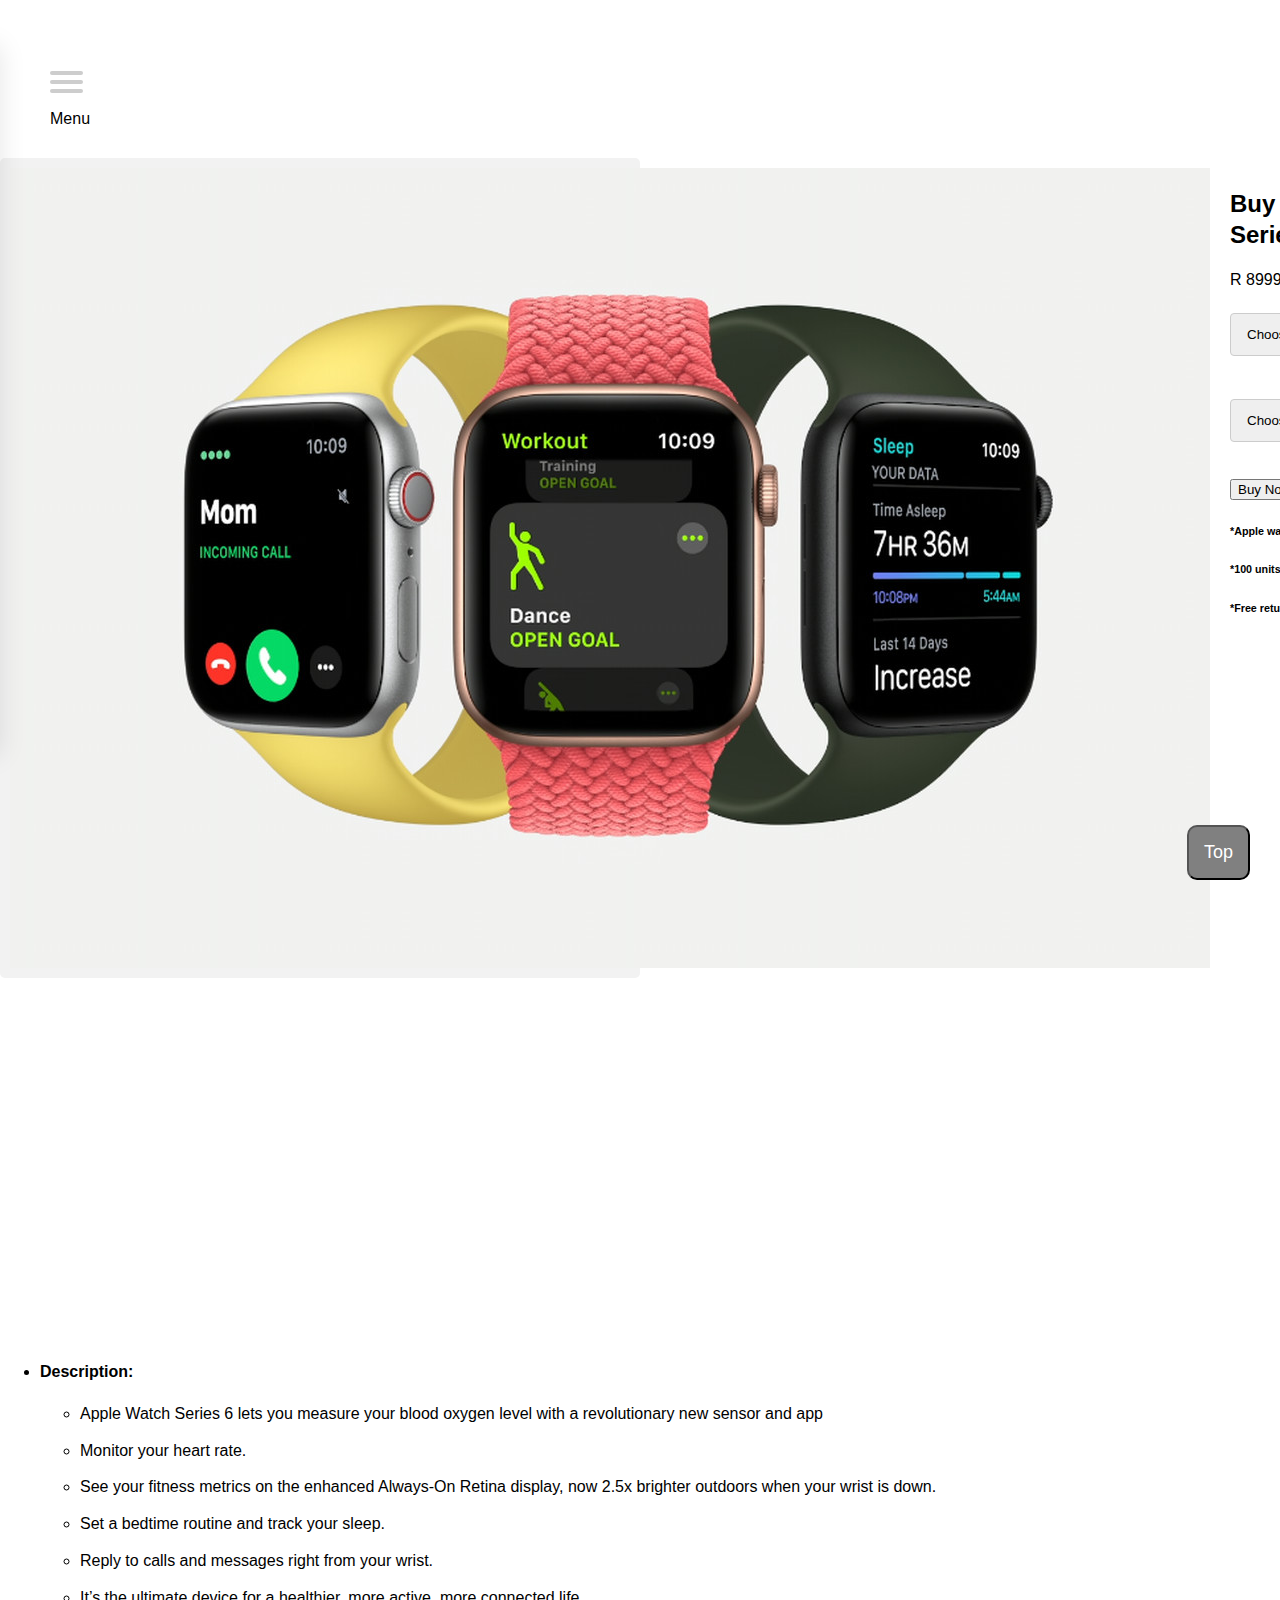
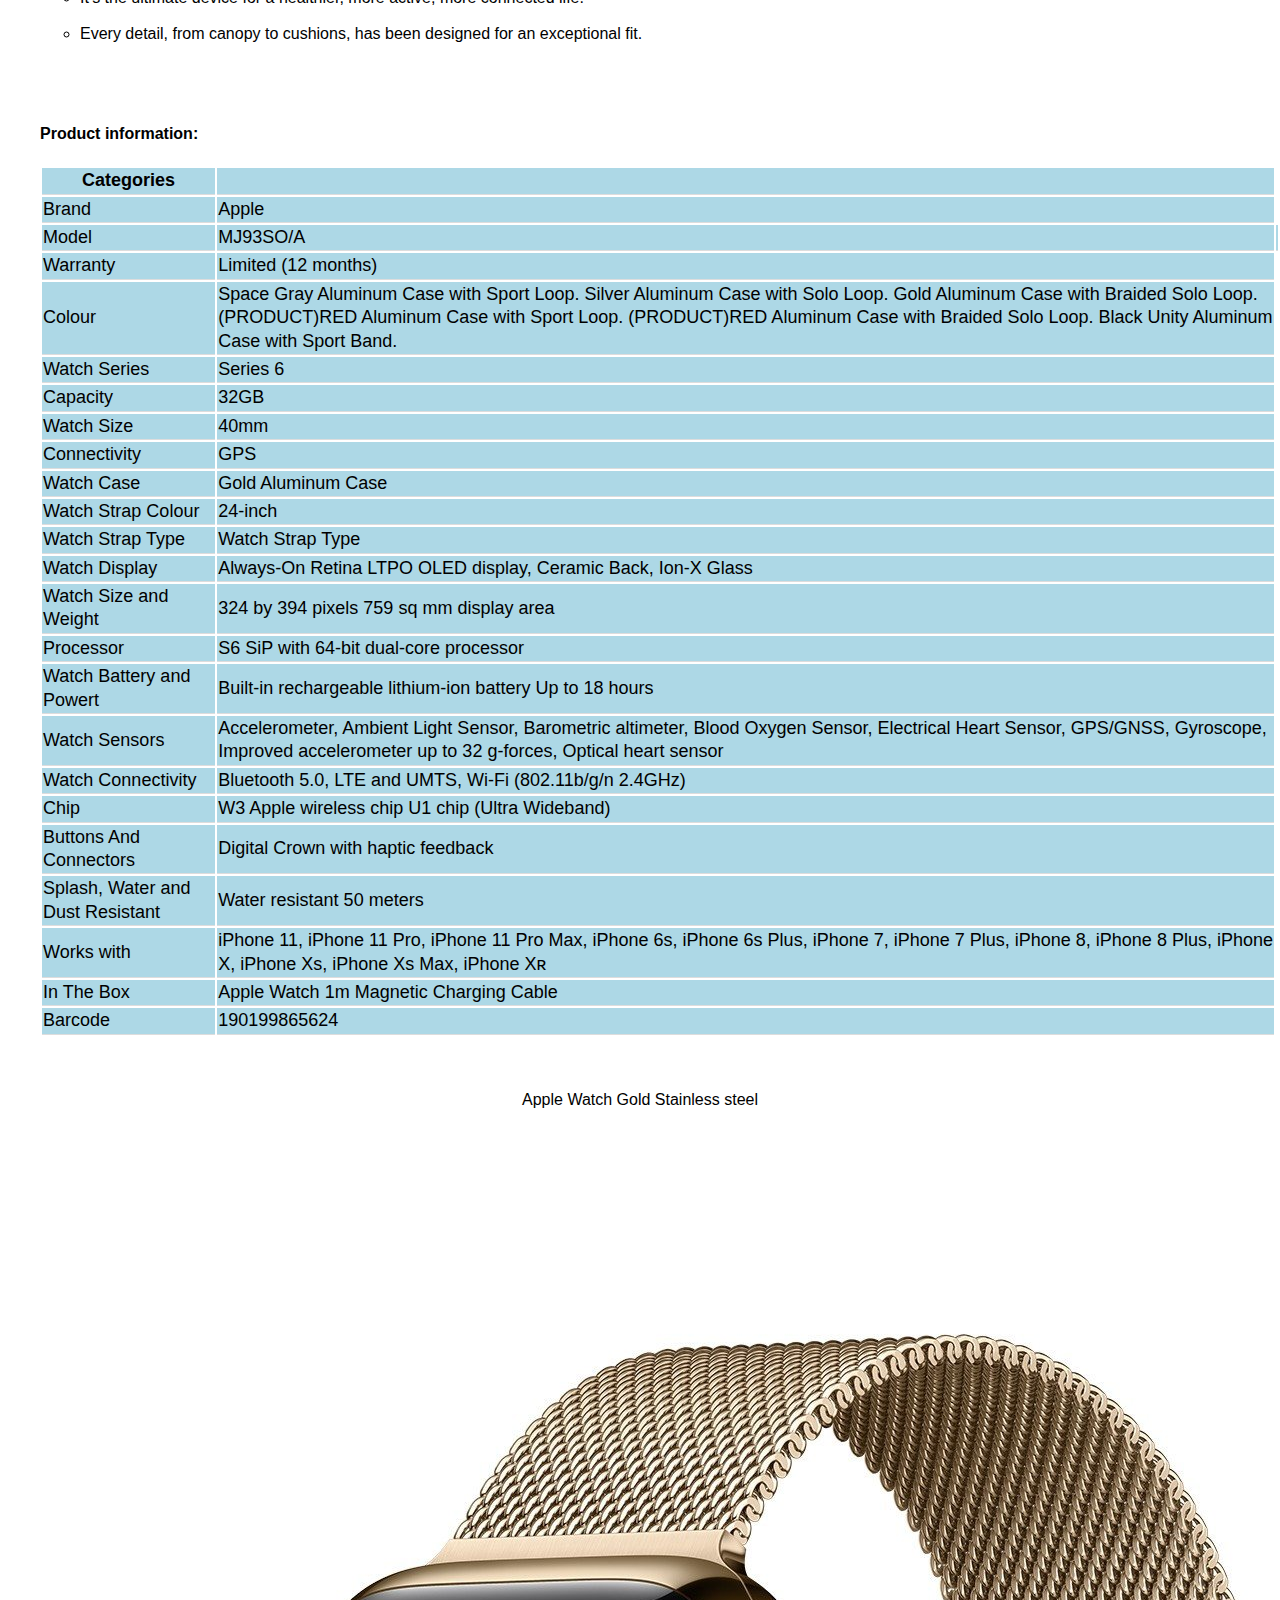
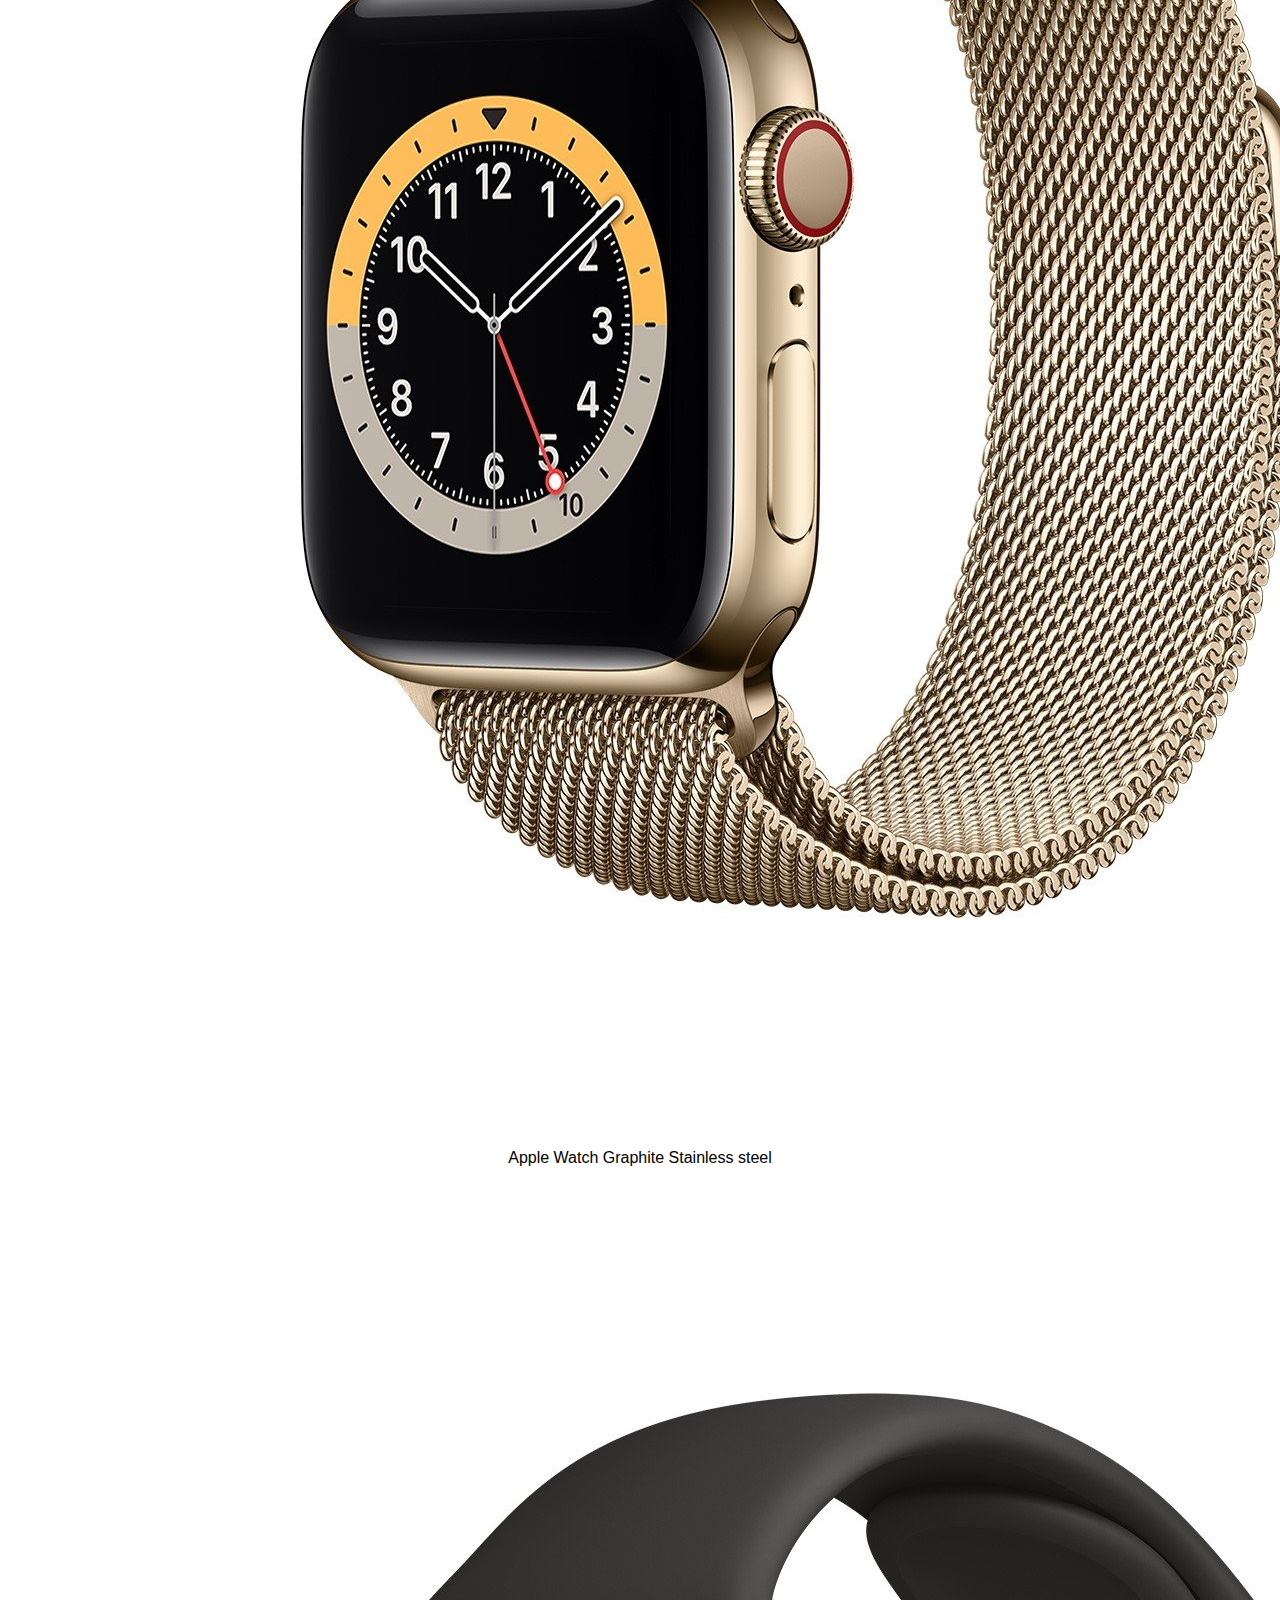
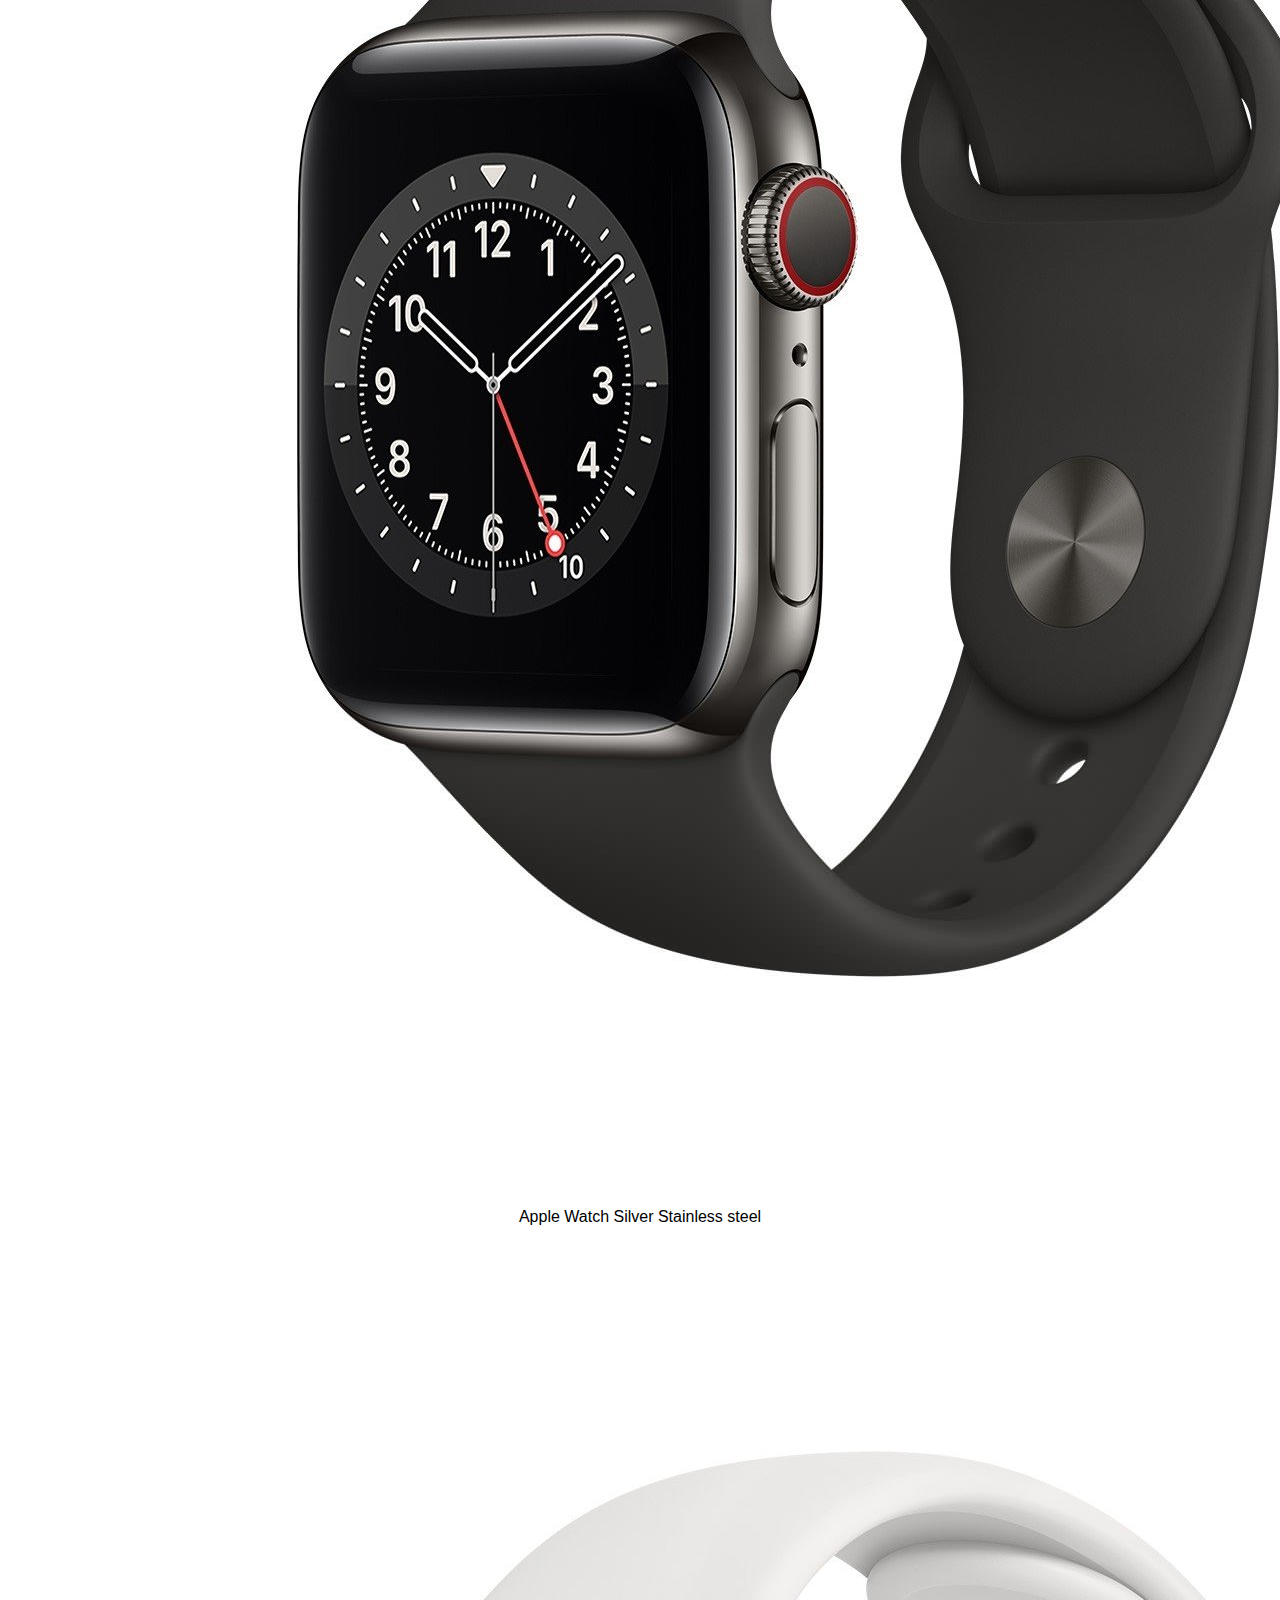
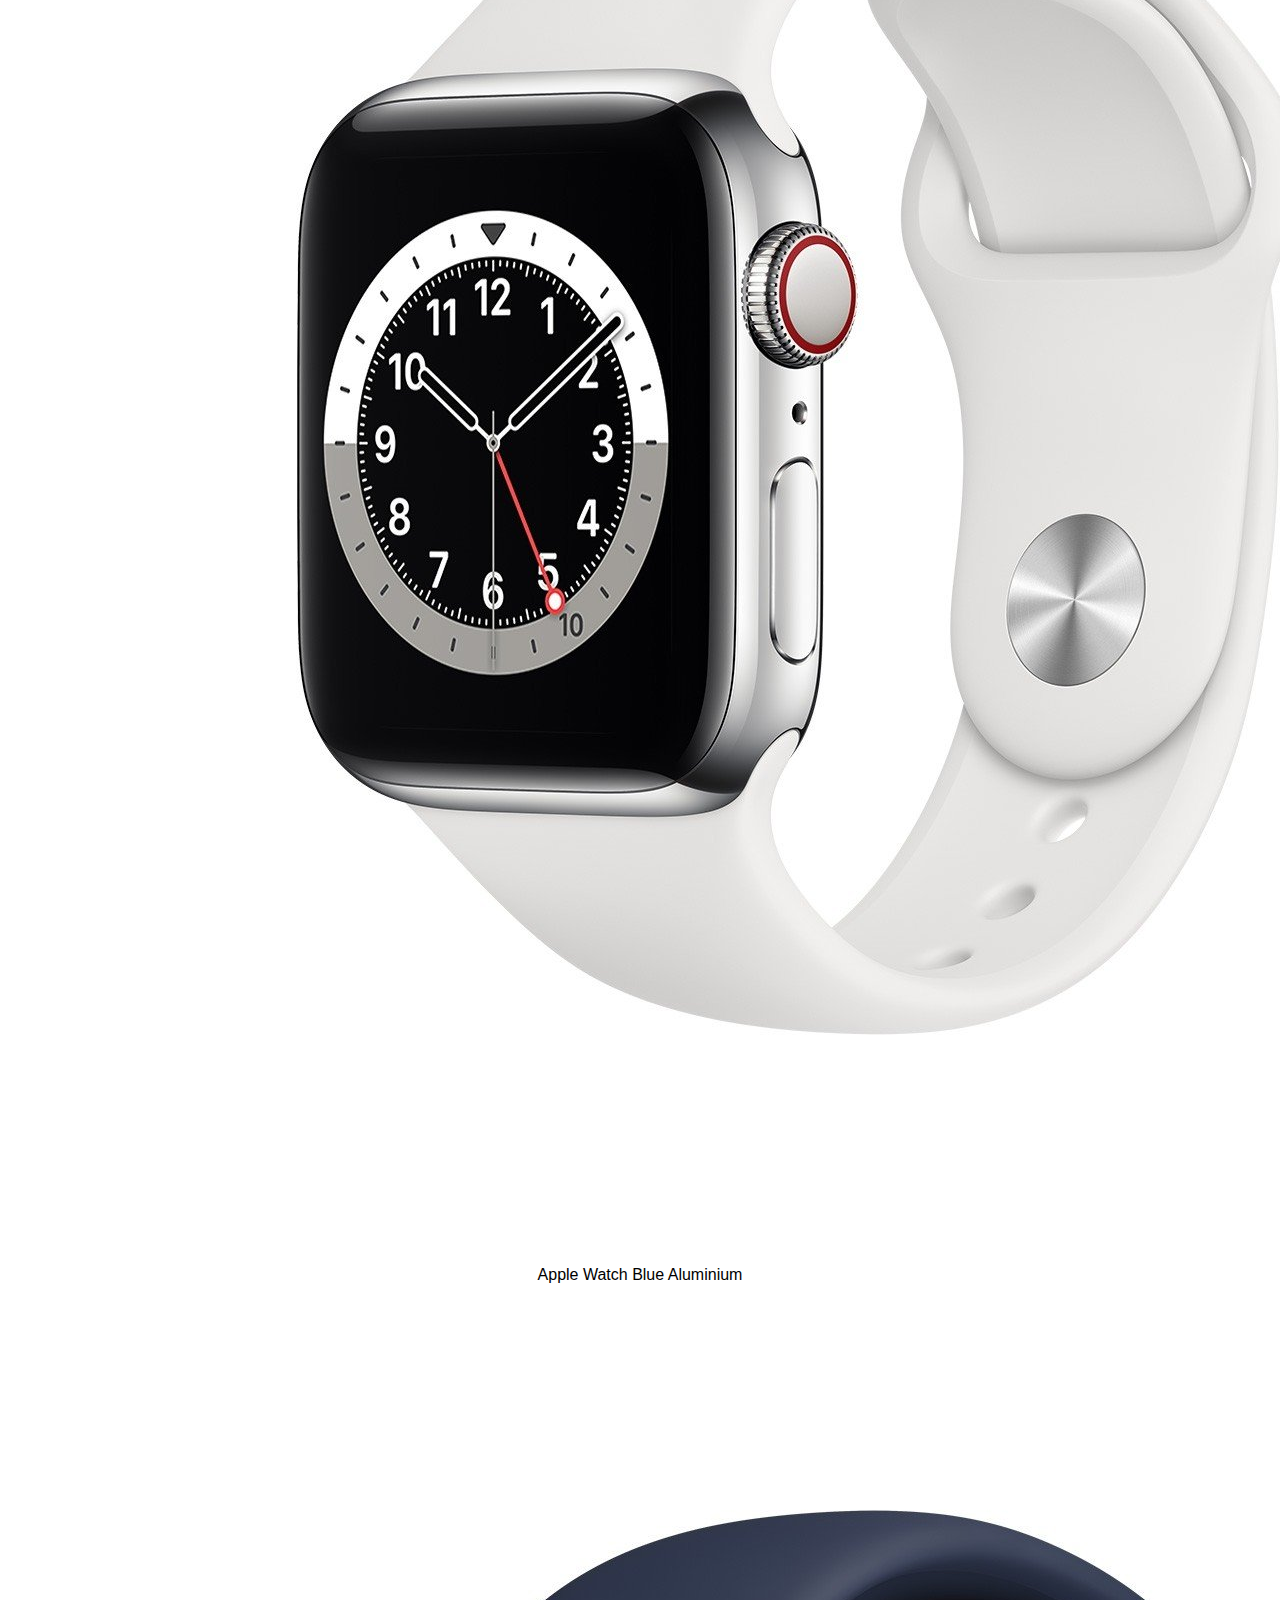
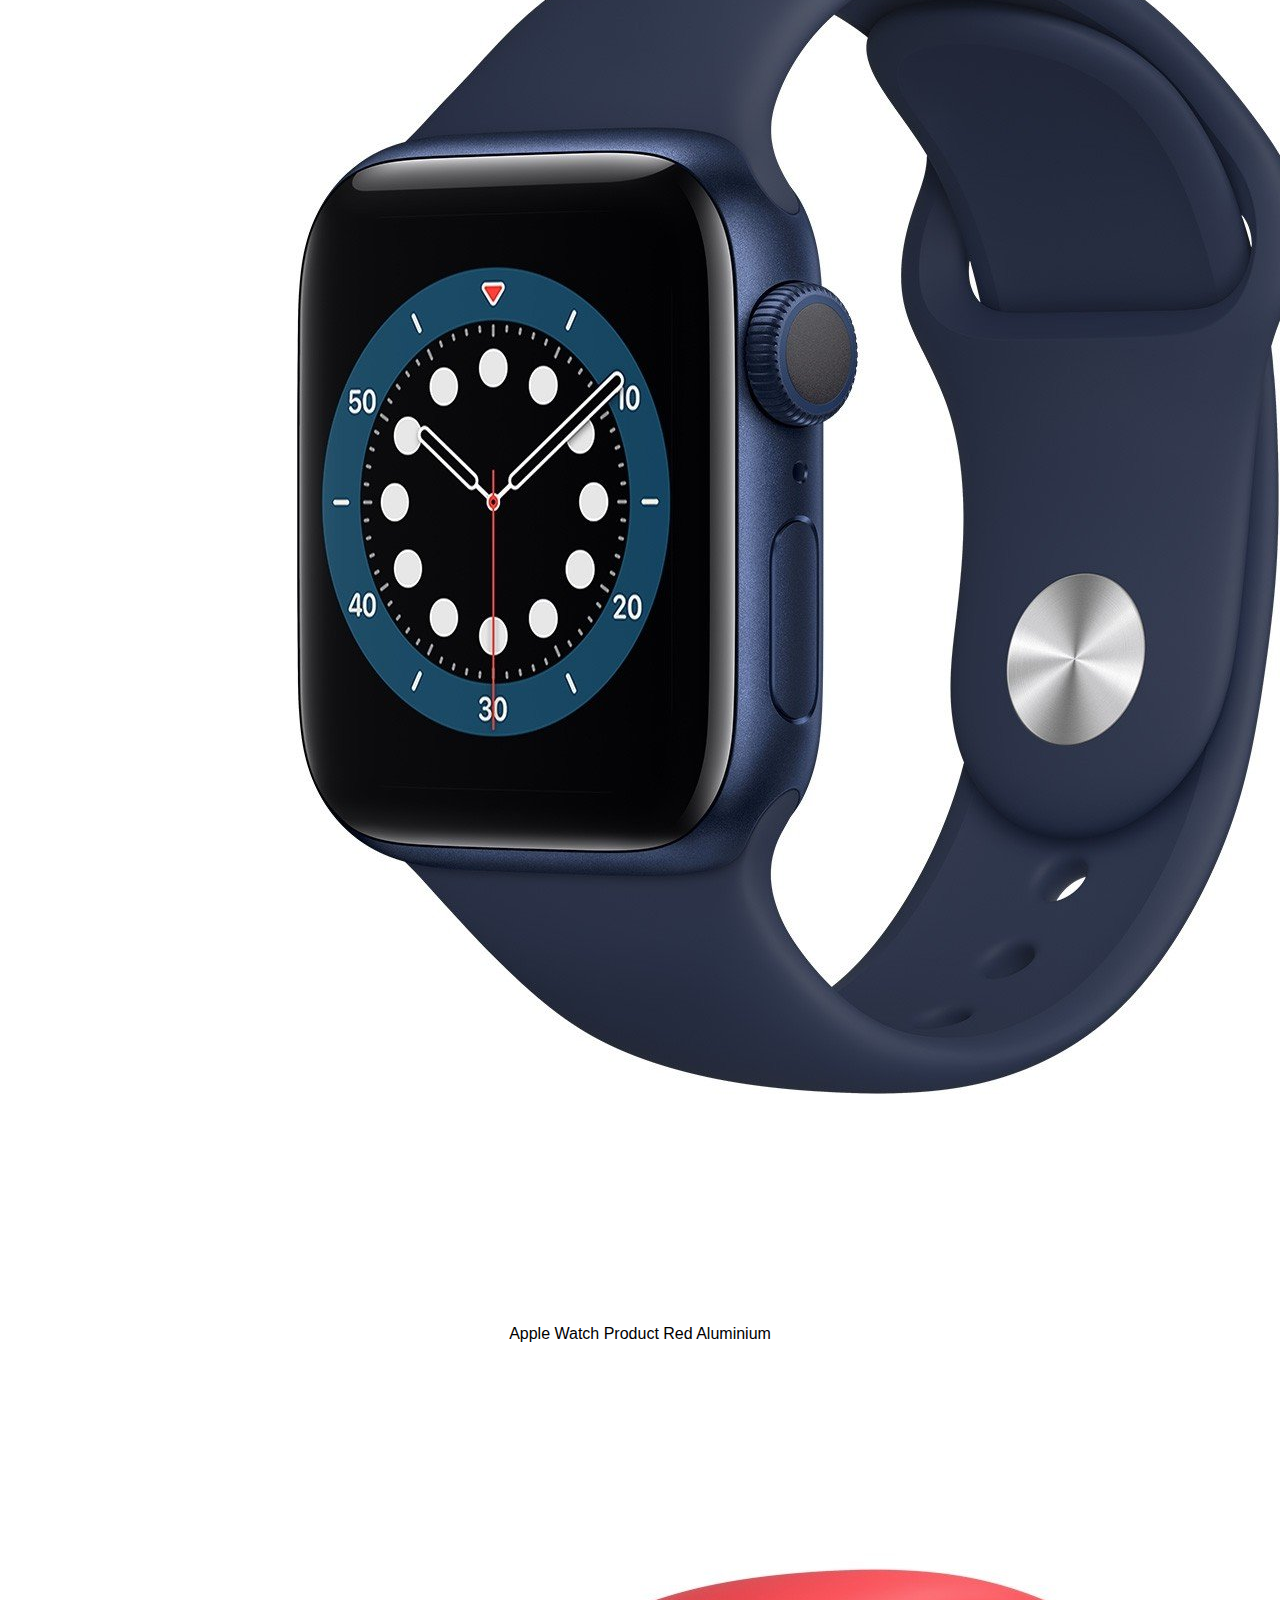
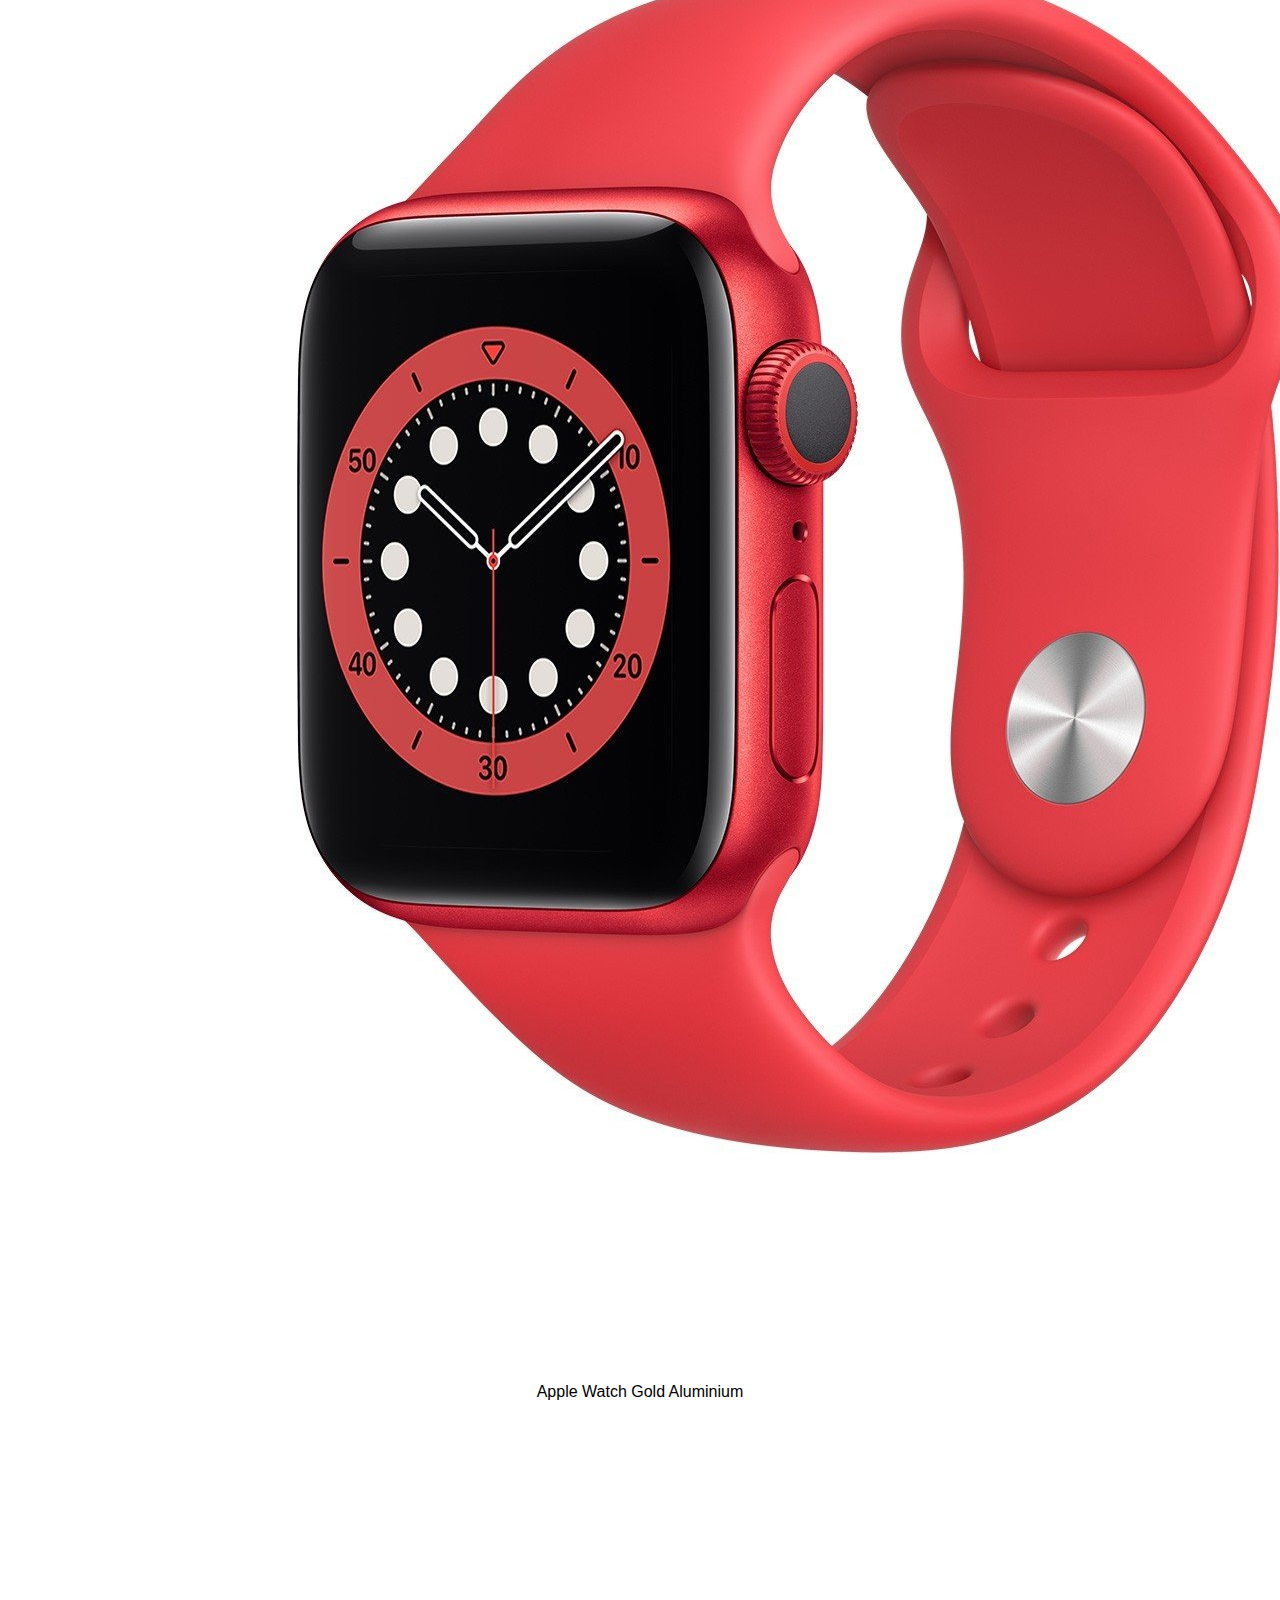
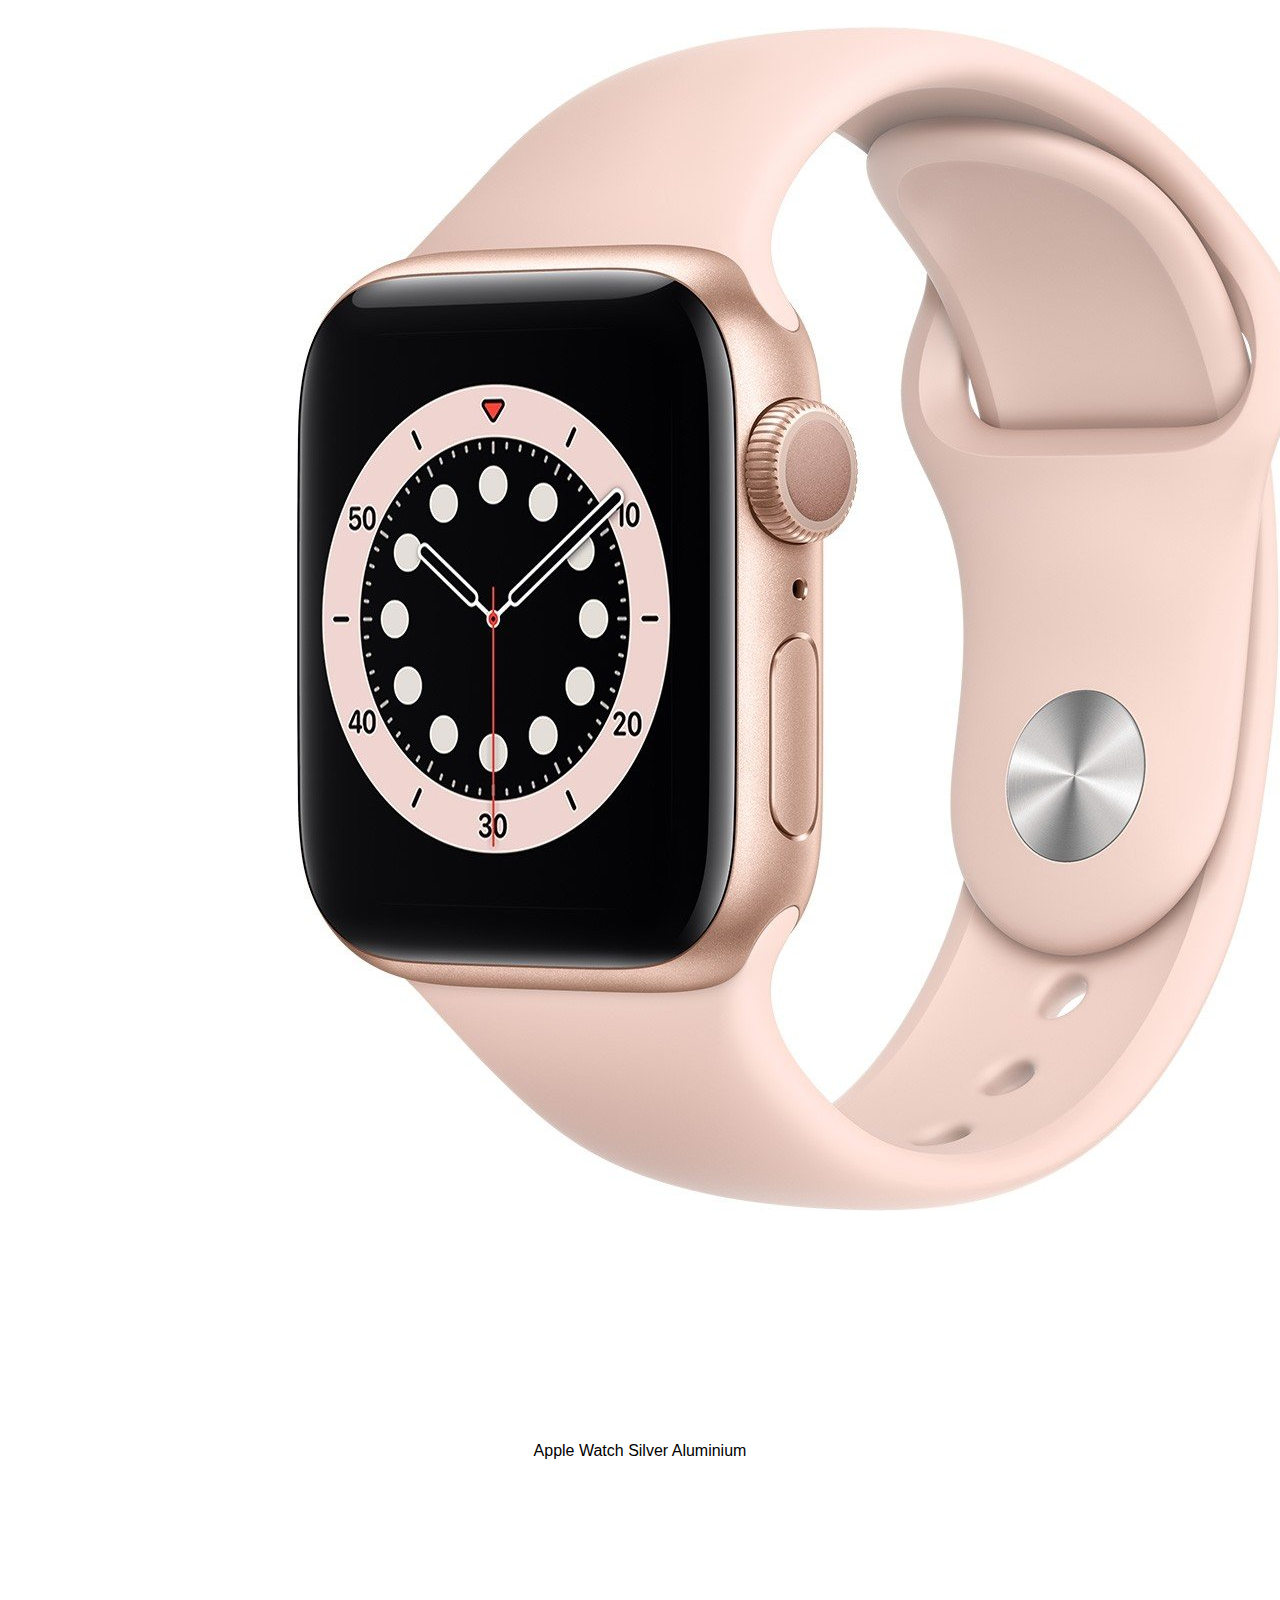
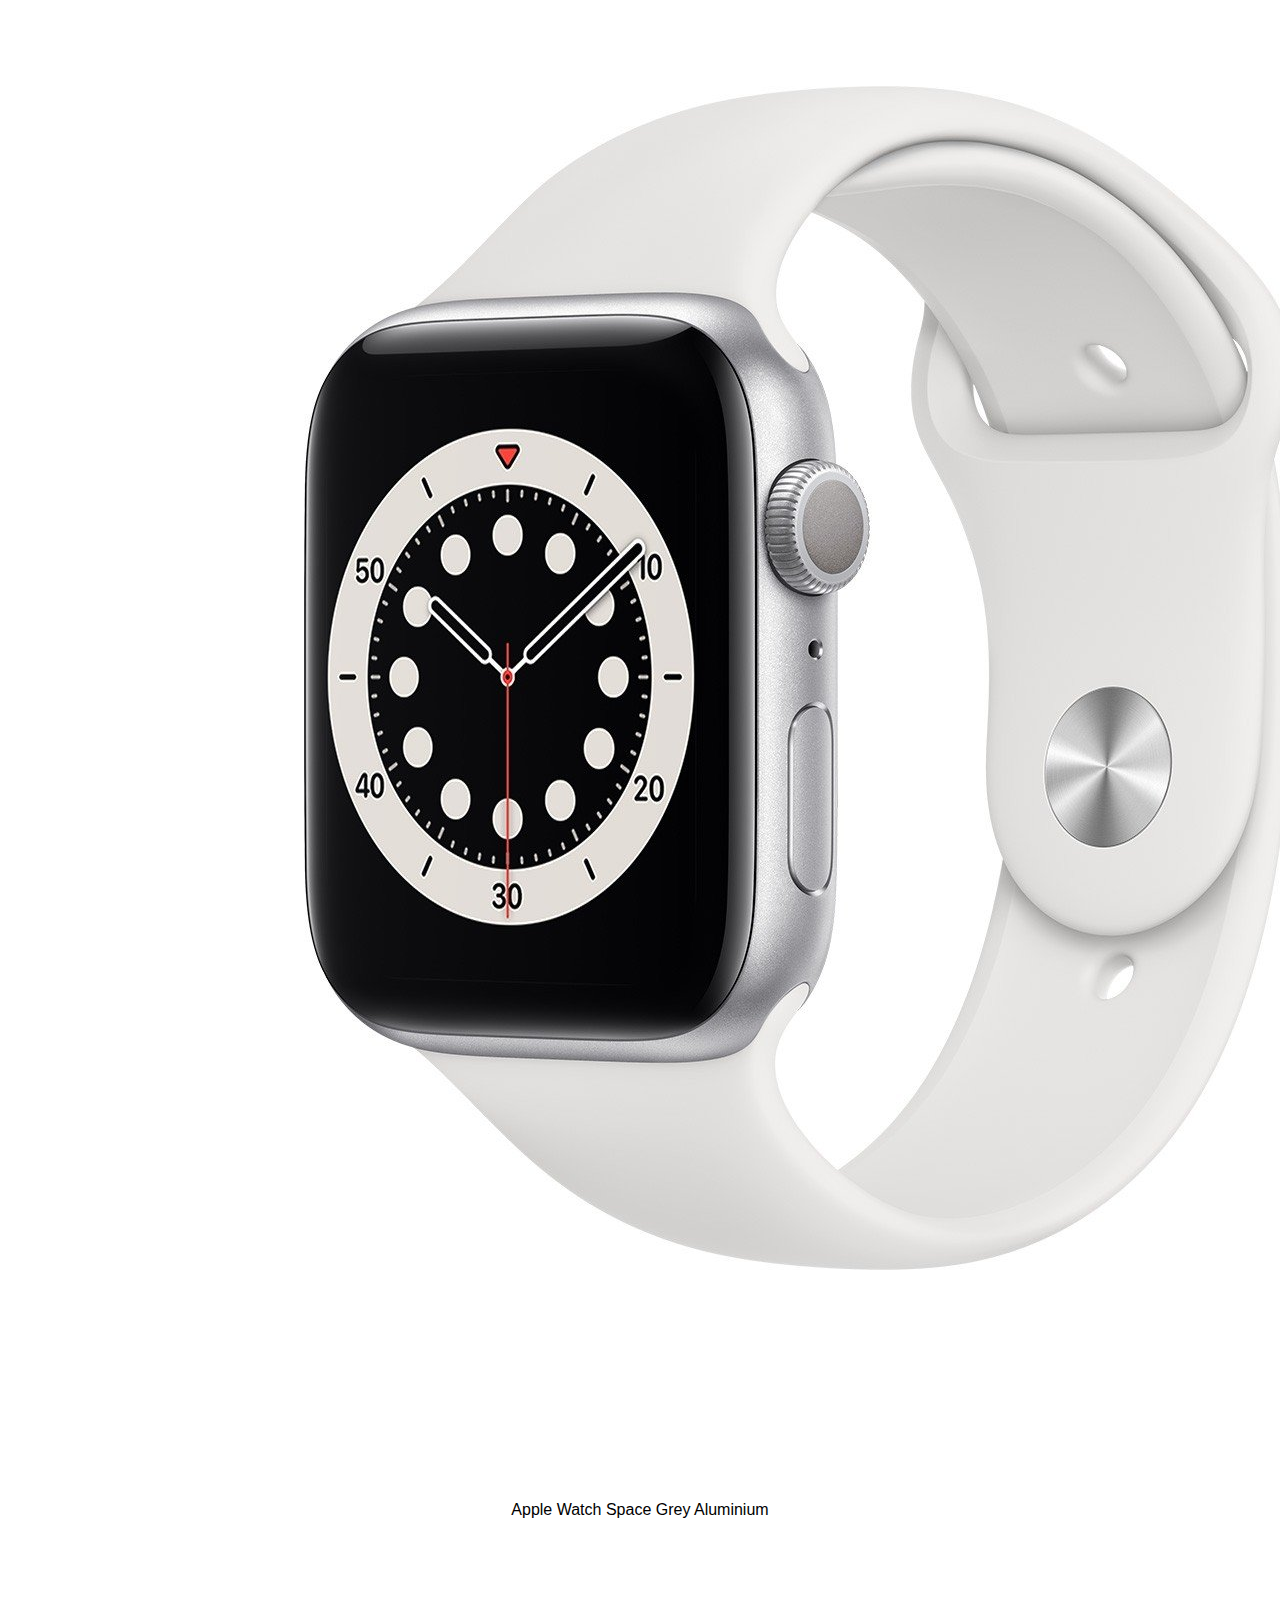
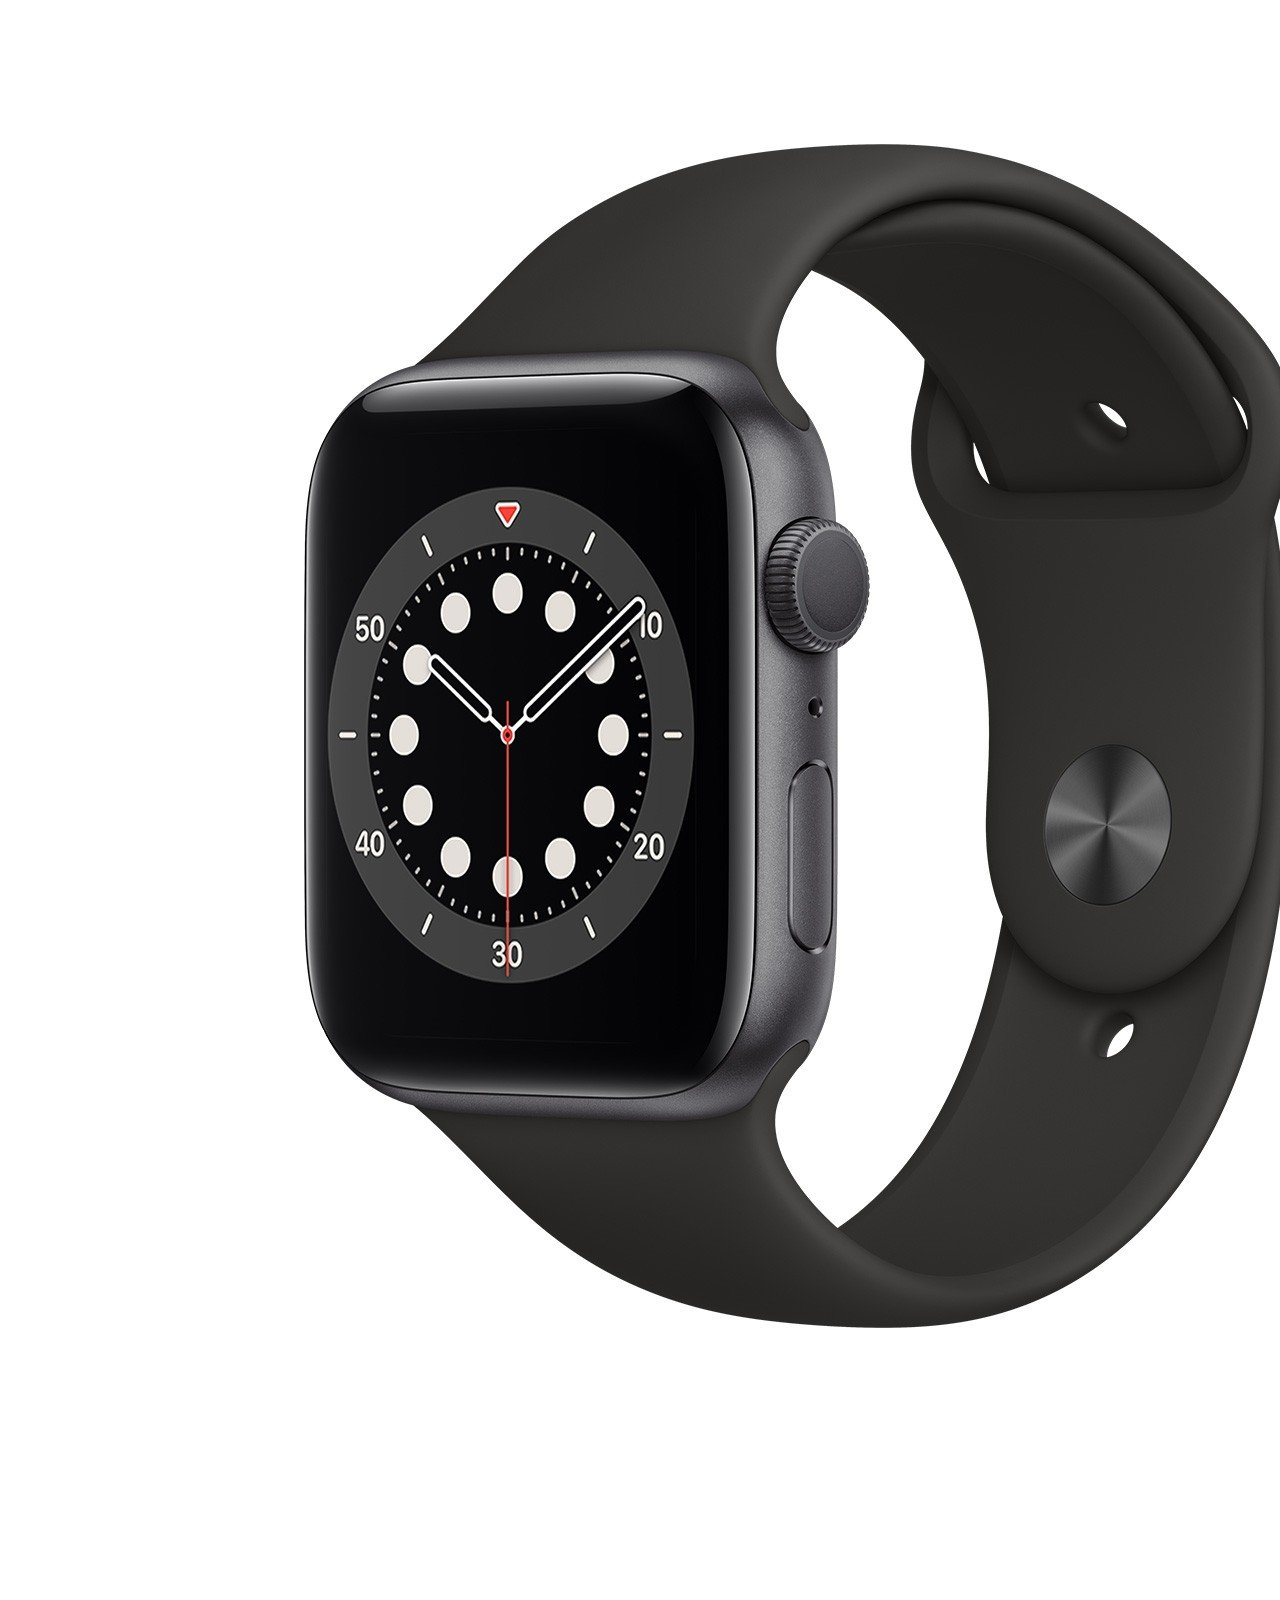
<file: Apple Watch.html>
<!DOCTYPE html>


<html>
    
    <head>
        
        <meta charset="utf-8">
        
        <title>Apple Watch</title>
        
        <meta name="viewport" content="width=device-width, initial-scale=1.0">
        
        <link rel ="stylesheet" href="styles.css">
        
<body>
    
    <br/>

 <nav role="navigation">
  <div id="menuToggle">
   
    
    <input type="checkbox" /> 
    
    
    
    <span></span>
    <span></span>
    <span></span>
      
 
  
  <p>Menu</p>  <ul id="menu">
      <a href="index.html"><li>Home</li></a>
        
        <br/>
        
        <a href="About%20Us.html"><li>About</li></a>
        
        <br/>
          
          <a href="Contact%20Us.html"><li>Contact</li></a>
      
      <br/>
          
          <a href="signup.html"><li>Sign up</li></a>
      
        <br/>
        
      <a href="iphone.html"><li>iPhone 12</li></a>
        
        <br/>
      
       <a href="iphone%2012%20pro.html"><li>iPhone 12 Pro</li></a>
        
        <br/>
        
        <a href="ipad.html"><li>iPad</li></a>
        
         <br/>
        
        <a href="MacBook.html"><li>MacBook</li></a>
        
        
        <br/>
        
        <a href="iMac.html"><li>iMac</li></a>
        
        <br/>
        
        <a href="Apple%20Watch.html"><li>Apple Watch</li></a>
        
        <br/>
        
        <a href="Airpods%20Max.html"><li>Airpods</li></a>
     
    </ul>
  </div>
</nav>
    
    <br/><br/><br/>
    
    <div class="container">
  <img style="float: left;padding-right: 20px;" img class="container__image" src="images/apple%20watch%20activity%20.jpg" width="50%" height="50%">
      
            
  <div class="container__text">
      
    <h2>Buy Apple Watch Series 6</h2>   
      
    <p>R 8999 </p>
      
  
     <div class="custom-select" style="width:200px;">
         
  <select>
    <option value="0">Choose your device size:</option>
      <option value="1">40 mm</option>
      <option value="2">44 mm</option>
      
         </select>
         
         <br/><br/>
      
      <div class="custom-select" style="width:200px;">
         
  <select>
    <option value="0">Choose your device Case colour:</option>
    <option value="1">Gold Stainless steel Case</option>
    <option value="2">Graphite Stainless Steel Case</option>
    <option value="3">Silver Stainless Steel Case</option>
    <option value="4">Blue Aluminium Case</option>
    <option value="5">Product Red Aluminium Case</option>
    <option value="6">Gold Aluminiuim Case</option>   
    <option value="7">Silver Aluminium Case</option>
    <option value="8">Space Grey Aluminium Case</option>
    
    
  </select>
          
          <br/><br/>
          
          <button type="button">Buy Now</button>
          
          <h6>*Apple watch bands sold seperatly*</h6>
          <h6>*100 units available while stocks last*</h6>
         <h6>*Free returns within 30 days*</h6>
         
          <br/><br/>
         </div>
   
         </div>
      </div></div>
    
    <br/>
    
    <center>
    
       <iframe width="560" height="315" src="https://www.youtube.com/embed/TCMnrssX1NE" title="YouTube video player" frameborder="0" allow="accelerometer; autoplay; clipboard-write; encrypted-media; gyroscope; picture-in-picture" allowfullscreen></iframe>
    </center>
    <br/>
    
    
            
      

                     
<ul>
    
    <li><p> <h4>Description:</h4>
            
      

                     
<ul>
    
    <li><p>Apple Watch Series 6 lets you measure your blood oxygen level with a revolutionary new sensor and app</p></li>
        
       <li><p>Monitor your heart rate.</p></li>
           
           <li><p> See your fitness metrics on the enhanced Always-On Retina display, now 2.5x brighter outdoors when your wrist is down.</p></li>
            
           <li><p> Set a bedtime routine and track your sleep.</p></li>
               
              <li><p> Reply to calls and messages right from your wrist.  </p></li>
        
       <li><p>  It’s the ultimate device for a healthier, more active, more connected life.</p></li>
        
        
       <li><p>Every detail, from canopy to cushions, has been designed for an exceptional fit. </p></li>
            
 </ul> 
            
    
    
     <br/><br/>
            
            <h4>Product information:</h4>
            
           <div style="overflow-x:auto;">
               
                <font size="2" face="arial" >
            
            <table>
  <tr>
      
    <th>Categories</th>
      
    <th></th> 
      
  </tr>
                
  <tr>
      
    <td>Brand</td>
      
    <td>Apple</td> 
      
    
      
  </tr>
                
  <tr>
      
    <td>Model</td>
      
    <td>MJ93SO/A<td> 
      
  </tr>
                
       <tr>        
                
    <td>Warranty</td>
     <td>Limited (12 months)</td>     
           
           </tr> 
                
                <tr>
      
    <td>Colour</td>
      
    <td>Space Gray Aluminum Case with Sport Loop. 
Silver Aluminum Case with Solo Loop. 
Gold Aluminum Case with Braided Solo Loop. 
(PRODUCT)RED Aluminum Case with Sport Loop. 
(PRODUCT)RED Aluminum Case with Braided Solo Loop. 
Black Unity Aluminum Case with Sport Band.</td> 
      
  </tr>
                
     <tr>
      
    <td>Watch Series</td>
      
         <td>Series 6</td>
      
  </tr>
                
     <tr>
      
    <td>Capacity</td>
      
         <td>32GB</td>
      
  </tr>
                
    <tr>
      
    <td>Watch Size</td>
      
         <td>40mm</td>
      
  </tr>
                
                <tr>
      
    <td>Connectivity</td>
      
         <td>GPS</td>
      
  </tr>
                
                 <tr>
      
    <td>Watch Case</td>
      
         <td>Gold Aluminum Case</td>
      
  </tr>
                
                 <tr>
      
    <td>Watch Strap Colour</td>
      
         <td>24-inch</td>
      
  </tr>
                
                 <tr>
      
    <td>Watch Strap Type</td>
      
         <td>Watch Strap Type</td>
      
  </tr>
                
                <tr>
      
    <td>Watch Display</td>
      
         <td>Always-On Retina LTPO OLED display, Ceramic Back, Ion-X Glass</td>
      
  </tr>
                
                 <tr>
      
    <td>Watch Size and Weight</td>
      
    <td>324 by 394 pixels 759 sq mm display area</td>
      
  </tr>
                
                <tr>
      
    <td>Processor</td>
      
    <td>S6 SiP with 64-bit dual-core processor</td>
      
  </tr>
                
                <tr>
      
    <td>Watch Battery and Powert</td>
      
    <td>Built-in rechargeable lithium-ion battery Up to 18 hours</td>
      
  </tr>
                
                <tr>
      
    <td>Watch Sensors</td>
      
    <td>Accelerometer, Ambient Light Sensor, Barometric altimeter, Blood Oxygen Sensor, Electrical Heart Sensor, GPS/GNSS, Gyroscope, Improved accelerometer up to 32 g‑forces, Optical heart sensor</td>
      
  </tr>
                
                <tr>
      
    <td>Watch Connectivity</td>
      
    <td>Bluetooth 5.0, LTE and UMTS, Wi-Fi (802.11b/g/n 2.4GHz)</td>
      
  </tr>
                 <tr>
      
    <td>Chip</td>
      
    <td>W3 Apple wireless chip U1 chip (Ultra Wideband)</td>
      
  </tr>
                
                <tr>
      
    <td>Buttons And Connectors</td>
      
    <td>Digital Crown with haptic feedback</td>
      
  </tr>
                
                <tr>
      
    <td>Splash, Water and Dust Resistant</td>
      
    <td>Water resistant 50 meters</td>
      
  </tr>
                
                  <tr>
      
    <td>Works with</td>
      
    <td>iPhone 11, iPhone 11 Pro, iPhone 11 Pro Max, iPhone 6s, iPhone 6s Plus, iPhone 7, iPhone 7 Plus, iPhone 8, iPhone 8 Plus, iPhone X, iPhone Xs, iPhone Xs Max, iPhone Xʀ</td>
      
  </tr>
                
                 <tr>
      
    <td>In The Box</td>
      
    <td>Apple Watch
1m Magnetic Charging Cable</td>
      
  </tr>
                <td>Barcode</td>
      
    <td>190199865624</td>
      
  </tr>
               
                
                    </table></font></div> </li></ul>
    
    <br/>
    
    <center> 
        
        <p>Apple Watch Gold Stainless steel</p>
    
    <img src="images/apple%20watch%20S6%20gold.jpg">
        
        
     <p>Apple Watch Graphite Stainless steel</p>
        
    <img src="images/apple%20watch%20graphite%20stainless%20steel.JPG">
        
         <p>Apple Watch Silver Stainless steel</p>
    
    <img src="images/apple%20watch%20silver%20stainless%20steel.JPG">
        
         <p>Apple Watch Blue Aluminium</p>
    
    <img src="images/apple%20watch%20blue%20aluminium.JPG">
        
        <p>Apple Watch Product Red Aluminium</p>
    
    <img src="images/apple%20watch%20red%20aluminium.JPG">
        
        <p>Apple Watch Gold Aluminium</p>
    
    <img src="images/apple%20watch%20gold%20aluminium.JPG">
        
        <p>Apple Watch Silver Aluminium</p>
    
    <img src="images/apple%20watch%20silver%20aluminium.JPG">
        
        <p>Apple Watch Space Grey Aluminium</p>

    <img src="images/apple%20watch%20space%20grey%20aluminium.JPG">
    
    
    
    </center>
        
        
        
        
        
        
    
        
        
        
        
        
        
        
   
        
        
        <br/><br/>
    
     <img src="images/premium%20reseller.png" width="5px" height="5px">
    
    <div>
        
       <button onclick="topFunction()" id="myBtn" title="Go to top">Top</button>
    
     <script>
//Get the button
var mybutton = document.getElementById("myBtn");

// When the user scrolls down 20px from the top of the document, show the button
window.onscroll = function() {scrollFunction()};

function scrollFunction() {
  if (document.body.scrollTop > 20 || document.documentElement.scrollTop > 20) {
    mybutton.style.display = "block";
  } else {
    mybutton.style.display = "none";
  }
}

// When the user clicks on the button, scroll to the top of the document
function topFunction() {
  document.body.scrollTop = 0;
  document.documentElement.scrollTop = 0;
}
</script>
            
            </div>
        
        <div>
      
        
        <center>
            <button onclick="goBack()">Back</button>

<script>
function goBack() {
  window.history.back();
}
                </script>
            
             <button>
        
        <a href="Airpods%20Max.html" class="next">Next</a>

            
            </button>
            
            
            </center>
            
            </div>
        
        
   
         <br/>
        </body>
      
    </head>
</file>
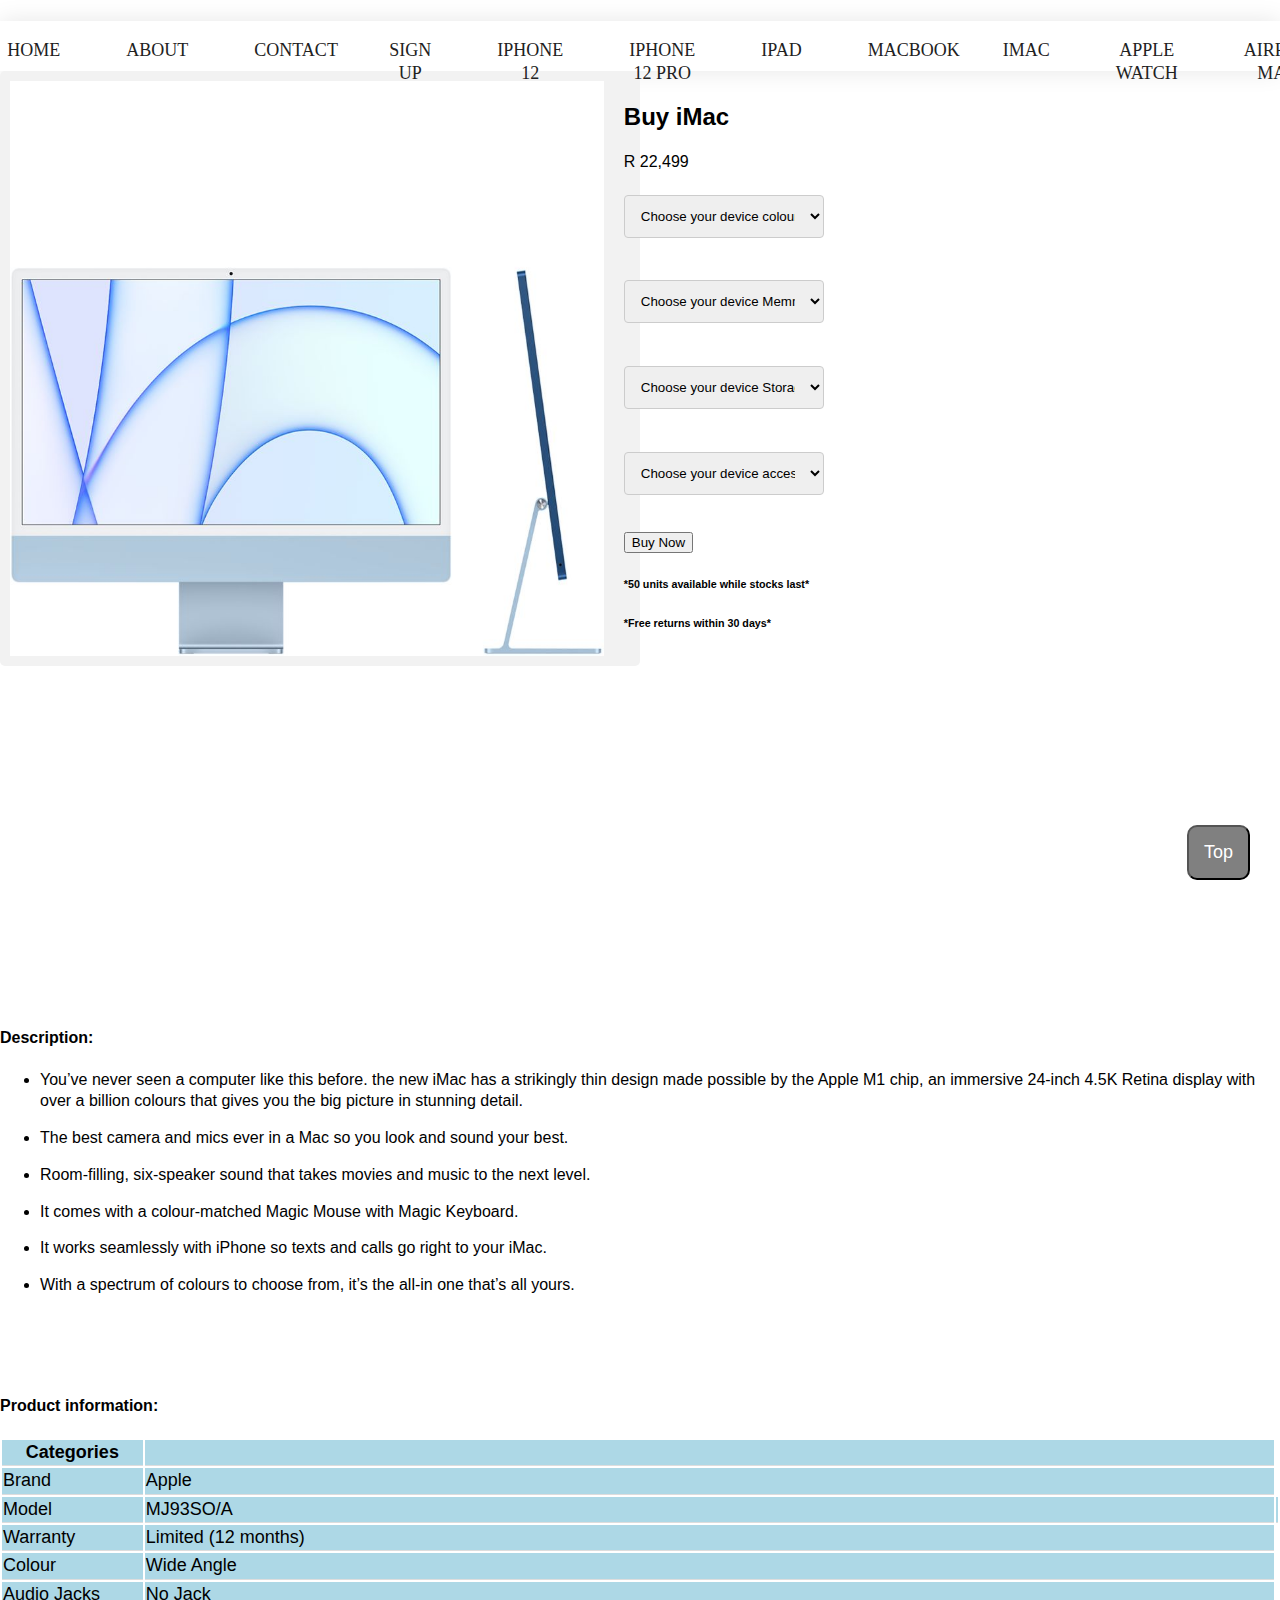
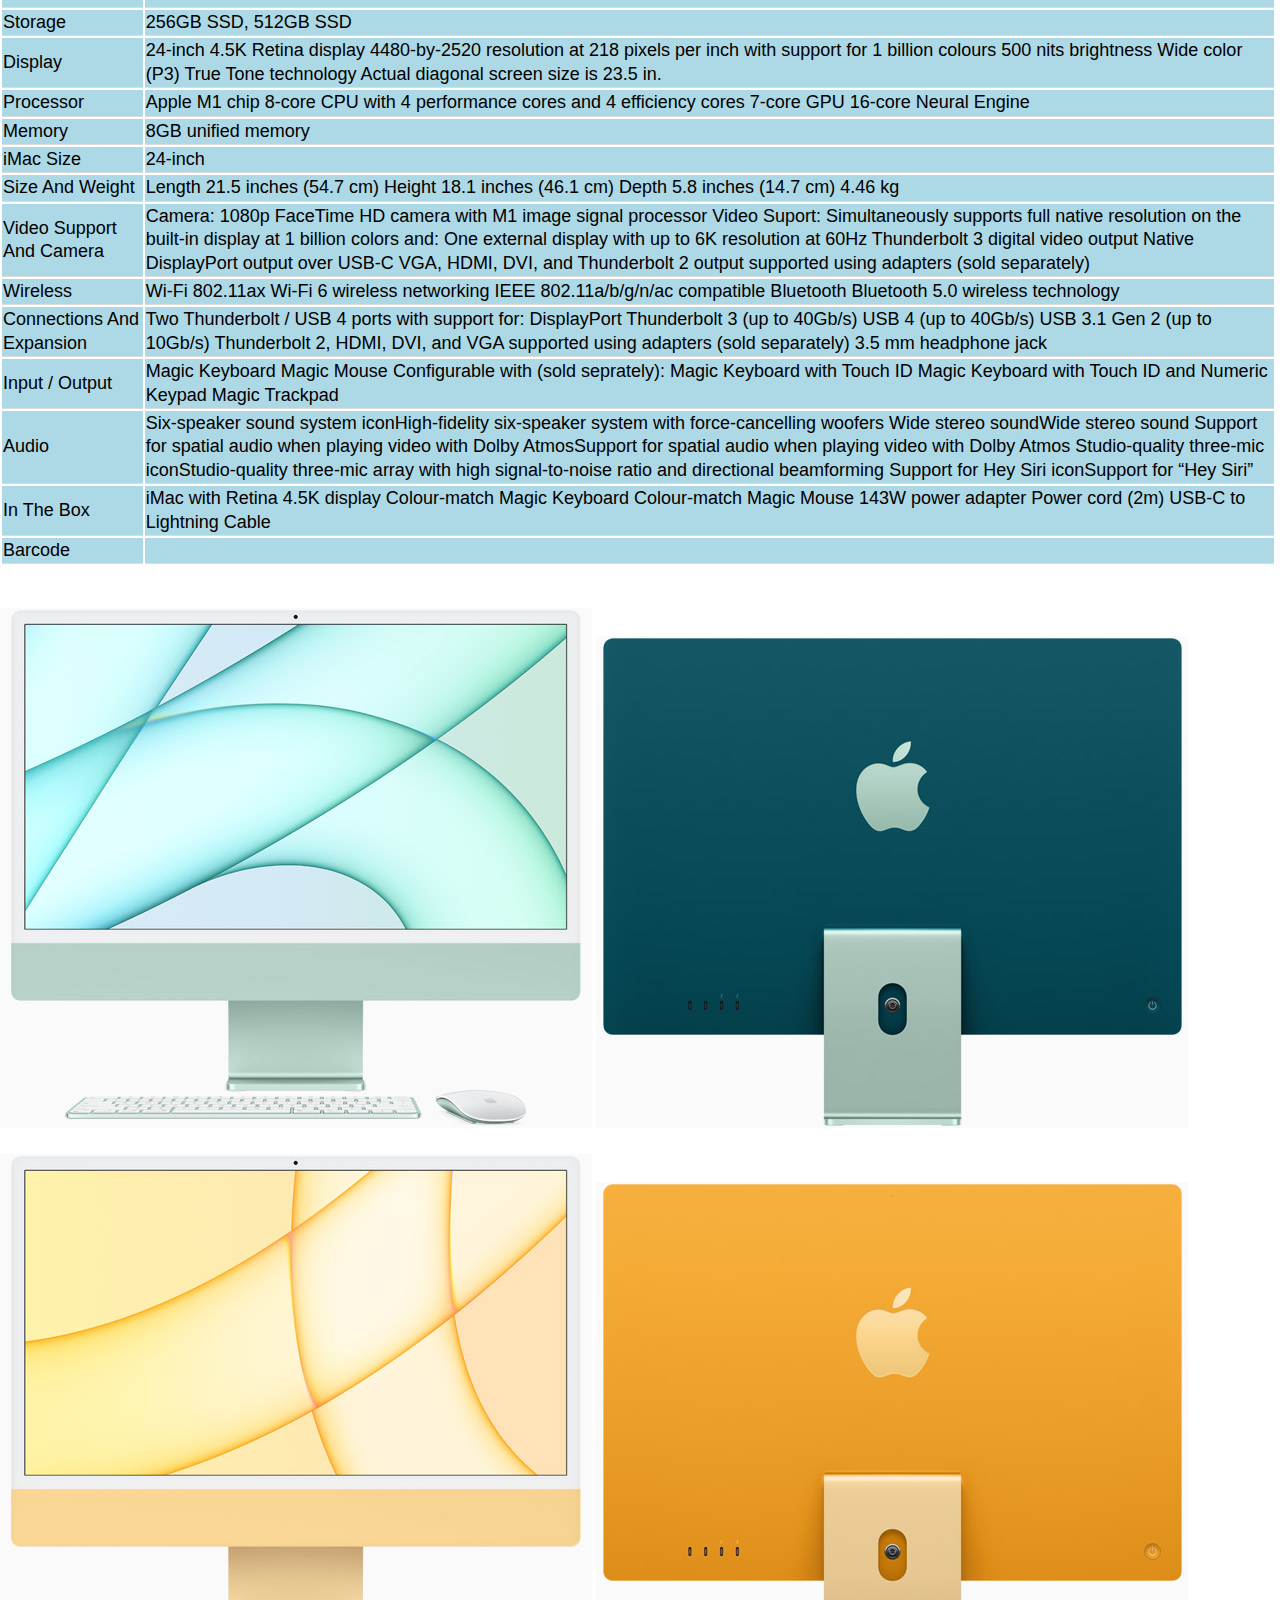
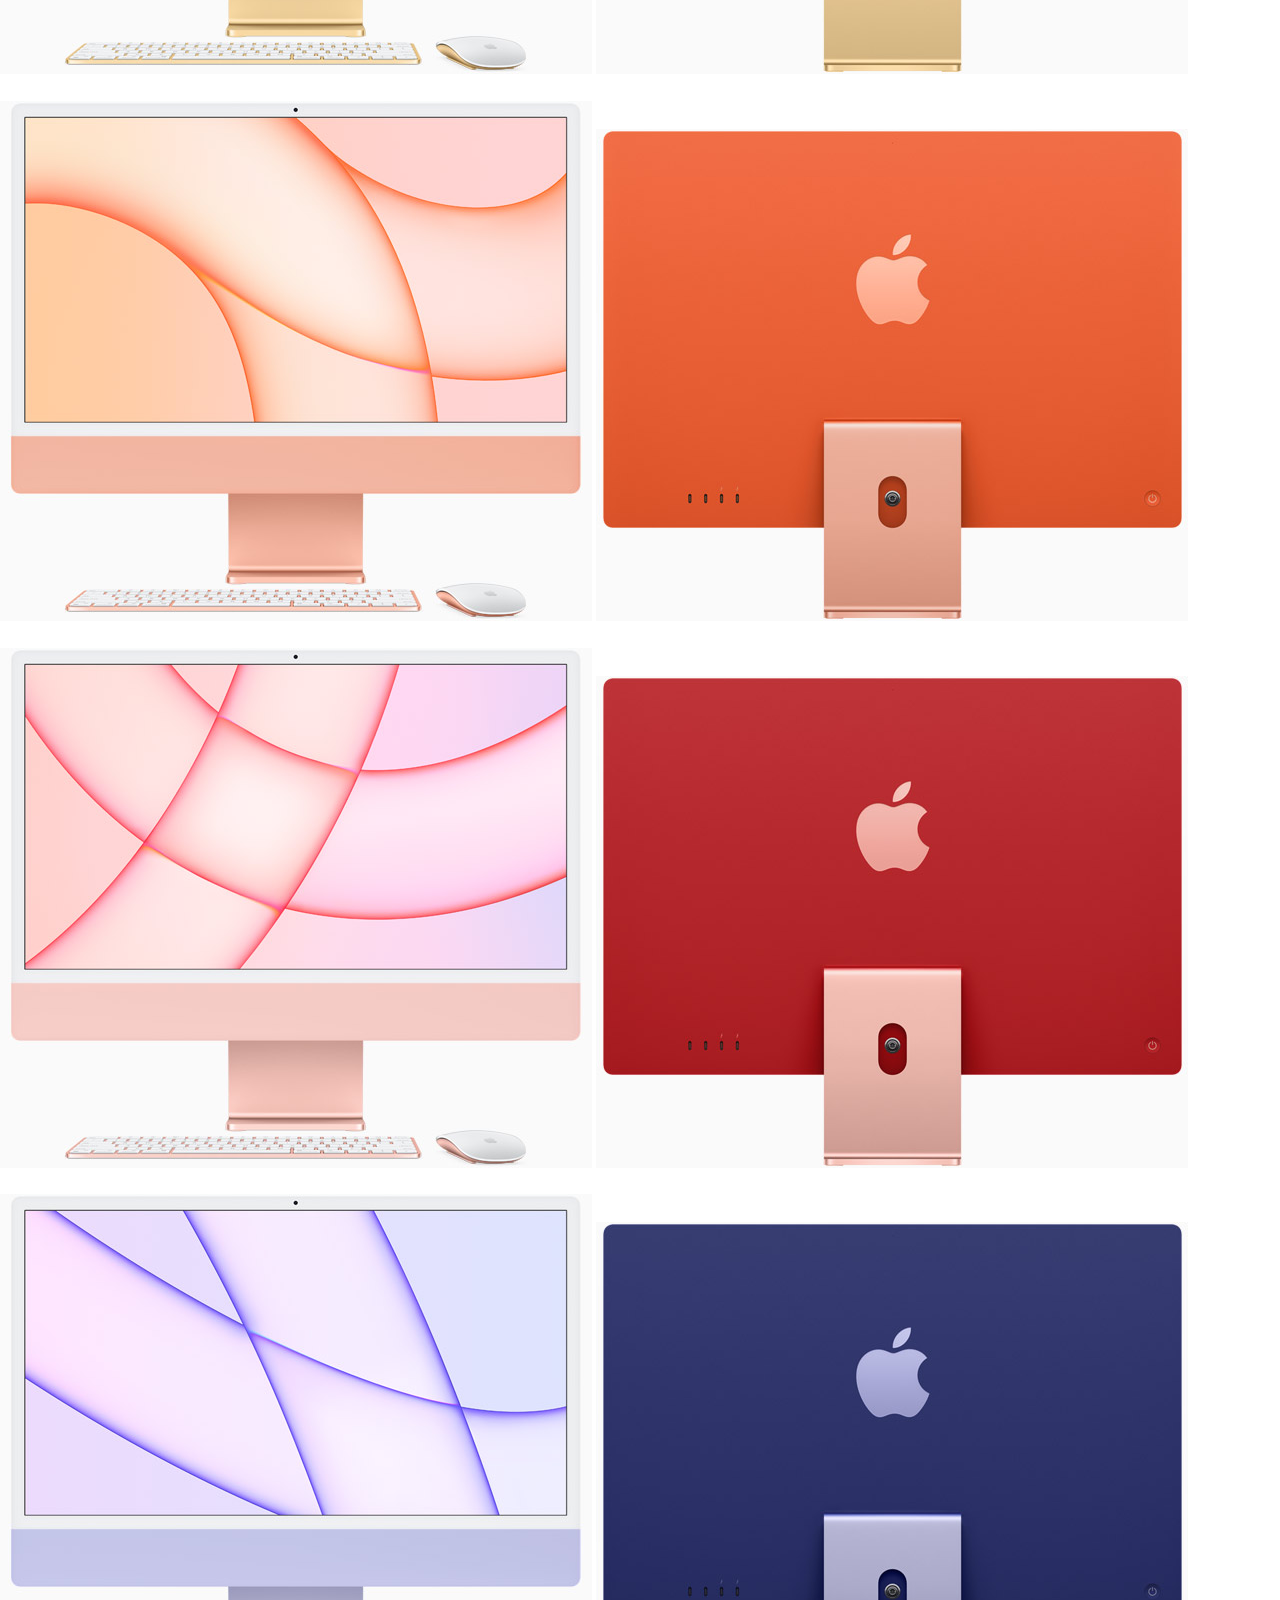
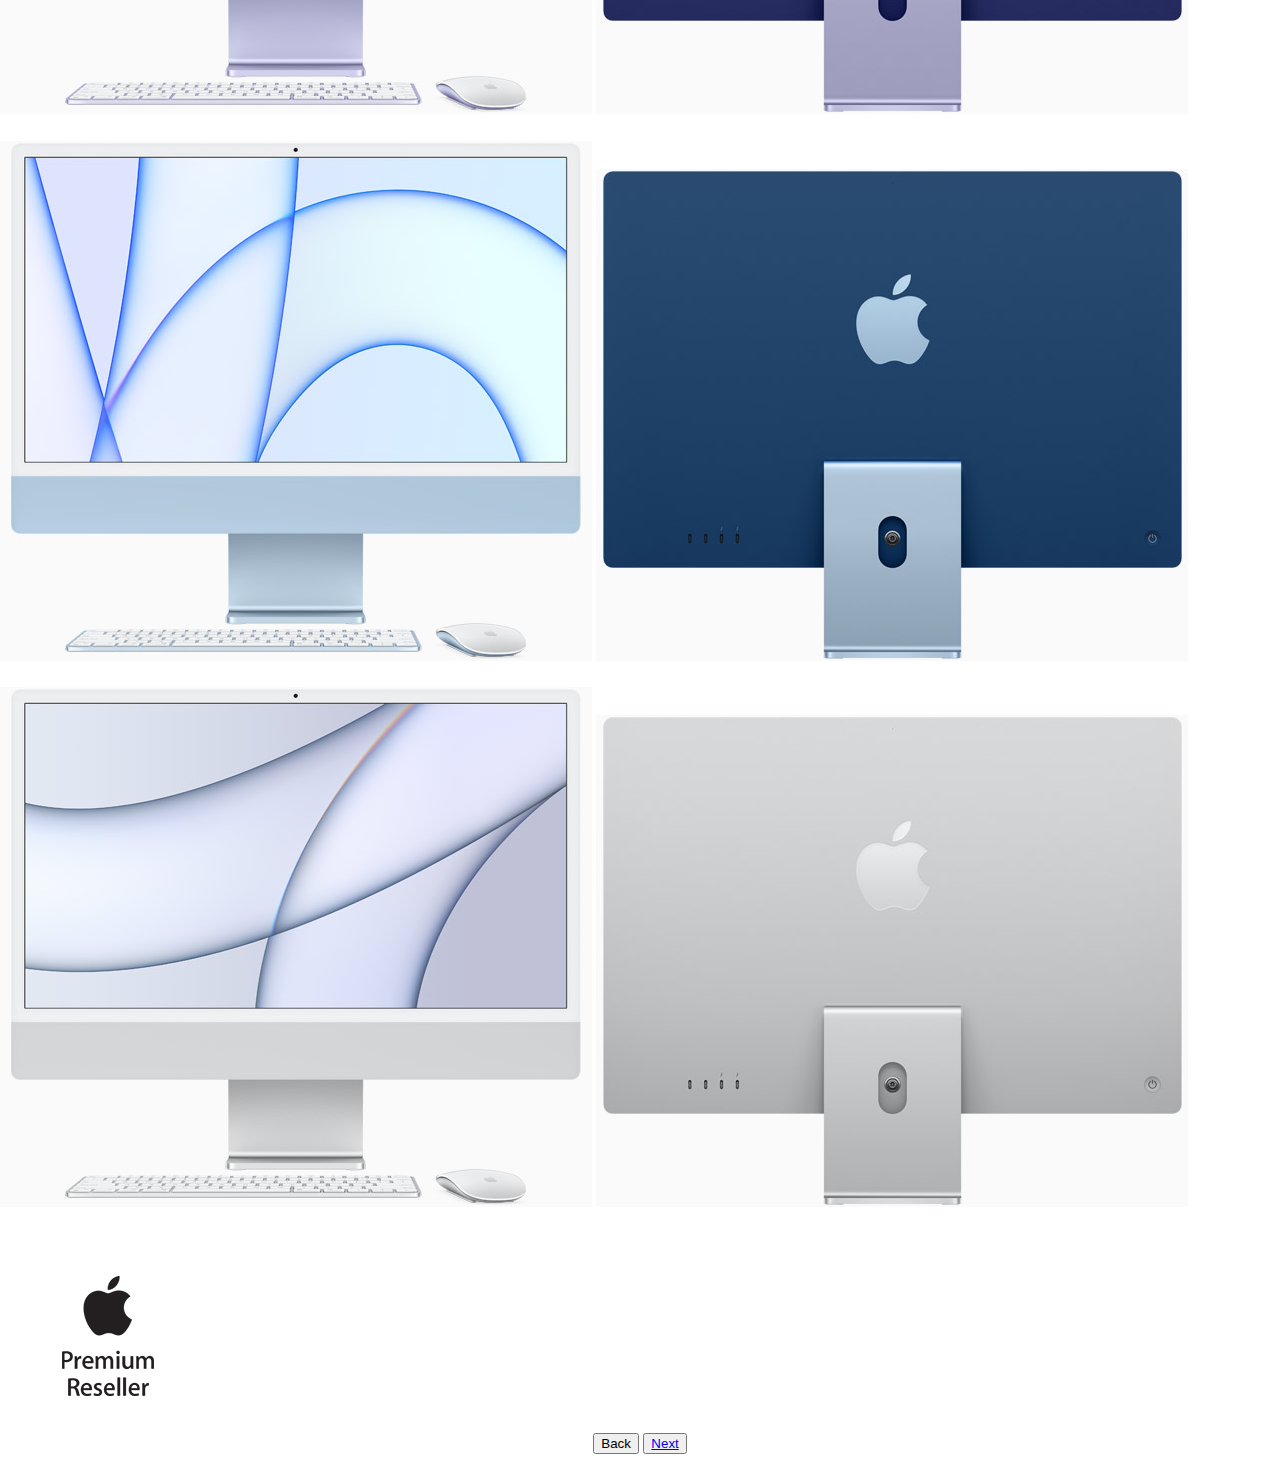
<file: iMac.html>
<!DOCTYPE html>



<html>
    
    <head>
        
        <meta charset="utf-8">
        
        <title>iMac</title>
        
        <meta name="viewport" content="width=device-width, initial-scale=1.0">
        
        <link rel ="stylesheet" href="styles.css">
        
<body>
    
    <br/>











	<nav class="style-3">
        
	  <ul class="menu-3">
          
		<li><a href="index.html">Home</a></li>
          
		<li><a href="About%20Us.html">About</a></li>
          
		<li><a href="Contact%20Us.html">Contact</a></li>
          
        <li><a href="signup.html">Sign up</a></li>
          
          <li><a href="iphone.html">iPhone 12</a></li>
          
          <li><a href="iphone%2012%20pro.html">iPhone 12 pro</a></li>
          
          <li><a href="ipad.html">iPad</a></li>
          
          <li><a href="MacBook.html">MacBook</a></li>
          
          <li><a href="iMac.html">iMac</a></li>
          
		<li><a href="Apple%20Watch.html">Apple Watch</a></li>
          
		<li><a href="Airpods%20Max.html">Airpods Max</a></li>
          
	  </ul>
	</nav>
    
    
    <div class="container">
  <img class="fit" style="float: left;padding-right: 20px;" img class="container__image" src="images/iMac%20blue.jpg"width="50" height="50">
      
      
      
            
  <div class="container__text">
      
    <h2>Buy iMac</h2>   
      
    <p>R 22,499 </p>
      
 
      
     <div class="custom-select" style="width:200px;">
         
  <select>
    <option value="0">Choose your device colour:</option>
    <option value="1">Blue</option>
    <option value="2">Green</option>
    <option value="3">Pink</option>
    <option value="4">Silver</option>
    <option value="4">Yellow</option>
    <option value="4">Orange</option>
    <option value="4">Purple</option>
    
  </select>
         
          <br/><br/>
         
         
         <select>
    <option value="0">Choose your device Memmory:</option>
    <option value="1">8GB Unified Memory(Standard)</option>
    <option value="2">16GB Unified Memory(R +2812.17)</option>
   
   
    </select>
         
         <br/><br/>
         
         <select>
    <option value="0">Choose your device Storage:</option>
    <option value="1">256GB SSD sttorage (R 25,999)</option>
    <option value="2">512GB SSD sttorage (R 33,999)</option>
    
   
    </select>
         
          <br/><br/>
         
           <select>
    <option value="0">Choose your device  accessory:</option>
    <option value="1">Magic Mouse (R +1,799)</option>
    <option value="2">Magic trackpad 2 (R +2,999)</option>
    
   
    </select>
         
         <br/><br/>
         
         <button type="button">Buy Now</button>
         
         <h6>*50 units available while stocks last*</h6>
         <h6>*Free returns within 30 days*</h6>
      
</div>
      
  </div>
            
</div>
    
    <br/>
    
    
    <center>
    
           <iframe width="560" height="315" src="https://www.youtube.com/embed/4X_IW3kqr3k" title="YouTube video player" frameborder="0" allow="accelerometer; autoplay; clipboard-write; encrypted-media; gyroscope; picture-in-picture" allowfullscreen></iframe>
       </center>
           
            
            
          

            
            <h4>Description:</h4>
            
      

                     
<ul>
    
    <li><p>You’ve never seen a computer like this before. the new iMac has a strikingly thin design made possible by the Apple M1 chip,  an immersive 24-inch 4.5K Retina display with over a billion colours that gives you the big picture in stunning detail.</p></li>
        
       <li><p>The best  camera and mics ever in a Mac so you look and sound your best. </p></li>
           
           <li><p>Room-filling, six-speaker sound that takes movies and  music to the next level. </p></li>
           
           <li><p>It comes with a colour-matched Magic Mouse with Magic Keyboard.</p></li>
           
           <li><p>It works seamlessly with iPhone so texts and calls go right to your iMac.</p></li>
               
              <li><p> With a spectrum of colours to choose from, it’s the all-in one that’s all yours.</p></li>
            
          
 </ul> 
            
            
            
            <br/>
            
                
            
            
            
           
            
    
        
         <br/><br/>
            
            <h4>Product information:</h4>
            
           <div style="overflow-x:auto;">
               
                <font size="2" face="arial" >
            
            <table>
  <tr>
      
    <th>Categories</th>
      
    <th></th> 
      
  </tr>
                
  <tr>
      
    <td>Brand</td>
      
    <td>Apple</td> 
      
    
      
  </tr>
                
  <tr>
      
    <td>Model</td>
      
    <td>MJ93SO/A<td> 
      
  </tr>
                
       <tr>        
                
    <td>Warranty</td>
     <td>Limited (12 months)</td>     
           
           </tr> 
                
                <tr>
      
    <td>Colour</td>
      
    <td>Wide Angle</td> 
      
  </tr>
                
     <tr>
      
    <td>Audio Jacks</td>
      
         <td>No Jack</td>
      
  </tr>
                
     <tr>
      
    <td>Storage</td>
      
         <td>256GB SSD, 512GB SSD</td>
      
  </tr>
                
    <tr>
      
    <td>Display</td>
      
         <td>24-inch 4.5K Retina display
4480-by-2520 resolution at 218 pixels per inch with support for 1 billion colours
500 nits brightness
Wide color (P3)
True Tone technology
Actual diagonal screen size is 23.5 in.</td>
      
  </tr>
                
                <tr>
      
    <td>Processor</td>
      
         <td>Apple M1 chip
8-core CPU with 4 performance cores and 4 efficiency cores
7-core GPU
16-core Neural Engine</td>
      
  </tr>
                
                 <tr>
      
    <td>Memory</td>
      
         <td>8GB unified memory</td>
      
  </tr>
                
                 <tr>
      
    <td>iMac Size</td>
      
         <td>24-inch</td>
      
  </tr>
                
                 <tr>
      
    <td>Size And Weight</td>
      
         <td>Length 21.5 inches (54.7 cm)
Height 18.1 inches (46.1 cm)
Depth 5.8 inches (14.7 cm)
4.46 kg</td>
      
  </tr>
                
                <tr>
      
    <td>Video Support And Camera</td>
      
         <td>Camera:
1080p FaceTime HD camera with M1 image signal processor
Video Suport:
Simultaneously supports full native resolution on the built-in display at 1 billion colors and:
One external display with up to 6K resolution at 60Hz
Thunderbolt 3 digital video output
Native DisplayPort output over USB-C
VGA, HDMI, DVI, and Thunderbolt 2 output supported using adapters (sold separately)</td>
      
  </tr>
                
                 <tr>
      
    <td>Wireless</td>
      
    <td>Wi-Fi
802.11ax Wi-Fi 6 wireless networking
IEEE 802.11a/b/g/n/ac compatible
 
Bluetooth
Bluetooth 5.0 wireless technology</td>
      
  </tr>
                
                <tr>
      
    <td>Connections And Expansion</td>
      
    <td>Two Thunderbolt / USB 4 ports with support for:
DisplayPort
Thunderbolt 3 (up to 40Gb/s)
USB 4 (up to 40Gb/s)
USB 3.1 Gen 2 (up to 10Gb/s)
Thunderbolt 2, HDMI, DVI, and VGA supported using adapters (sold separately)
3.5 mm headphone jack</td>
      
  </tr>
                
                <tr>
      
    <td>Input / Output</td>
      
    <td>Magic Keyboard
Magic Mouse

Configurable with (sold seprately): 
Magic Keyboard with Touch ID
Magic Keyboard with Touch ID and Numeric Keypad
        Magic Trackpad</td>
      
  </tr>
                
                <tr>
      
    <td>Audio</td>
      
    <td>Six-speaker sound system iconHigh-fidelity six-speaker system with force-cancelling woofers
Wide stereo soundWide stereo sound
Support for spatial audio when playing video with Dolby AtmosSupport for spatial audio when 
playing video with Dolby Atmos
Studio-quality three-mic iconStudio-quality three-mic array with high signal-to-noise ratio and 
directional beamforming
        Support for Hey Siri iconSupport for “Hey Siri”</td>
      
  </tr>
                
                <tr>
      
    <td>In The Box</td>
      
    <td>iMac with Retina 4.5K display
Colour-match Magic Keyboard
Colour-match Magic Mouse
143W power adapter
Power cord (2m)
USB-C to Lightning Cable</td>
      
  </tr>
                
                 
                <tr>
      
    <td>Barcode</td>
      
    <td></td>
      
  </tr>
                
               
                
                    </table></font></div>
    
    <br/><br/>
    
    <div>
    
    <img class="fit" src="images/imac%20front%20green.jpg" width="auto" height="auto">
    <img class="fit" src="images/imac%20back%20green.jpg" width="300" height="300">
        
    <br/><br/>
        
    <img class="fit" src="images/imac%20yellow%20front.jpg">
        <img class="fit" src="images/imac%20yellow%20back.jpg">
        
        <br/><br/>
        
        <img class="fit" src="images/imac%20orange%20front.jpg">
        <img class="fit" src="images/imac%20back%20orange.jpg">
        
        <br/><br/>
        
        <img class="fit" src="images/imac%20pink%20front.jpg">
        <img class="fit" src="images/imac%20pink%20back.jpg">
        
        <br/><br/>
        
        <img class="fit" src="images/imac%20purple%20front.jpg">
        <img class="fit" src="images/imac%20purple%20back.jpg">
        
        <br/><br/>
        
        <img class="fit" src="images/imac%20blue%20front.jpg">
        <img src="images/imac%20blue%20back.jpg">
        
        <br/><br/>
        
        <img class="fit" src="images/imac%20silver%20front.jpg">
        <img class="fit" src="images/imac%20silver%20back.jpg">
    </div>
    
        
    
    
    <br/><br/>
    
     <img src="images/premium%20reseller.png" width="5px" height="5px">
    
     <div>
        
       <button onclick="topFunction()" id="myBtn" title="Go to top">Top</button>
    
     <script>
//Get the button
var mybutton = document.getElementById("myBtn");

// When the user scrolls down 20px from the top of the document, show the button
window.onscroll = function() {scrollFunction()};

function scrollFunction() {
  if (document.body.scrollTop > 20 || document.documentElement.scrollTop > 20) {
    mybutton.style.display = "block";
  } else {
    mybutton.style.display = "none";
  }
}

// When the user clicks on the button, scroll to the top of the document
function topFunction() {
  document.body.scrollTop = 0;
  document.documentElement.scrollTop = 0;
}
</script>
            
            </div>
        
        <div>
      
        
        <center>
            <button onclick="goBack()">Back</button>

<script>
function goBack() {
  window.history.back();
}
                </script>
            
             <button>
        
        <a href="Apple%20Watch.html" class="next">Next</a>

            
            </button>
            
            
            </center>
            
            </div>
    
    <br/>
        </body>
    </head>
</file>
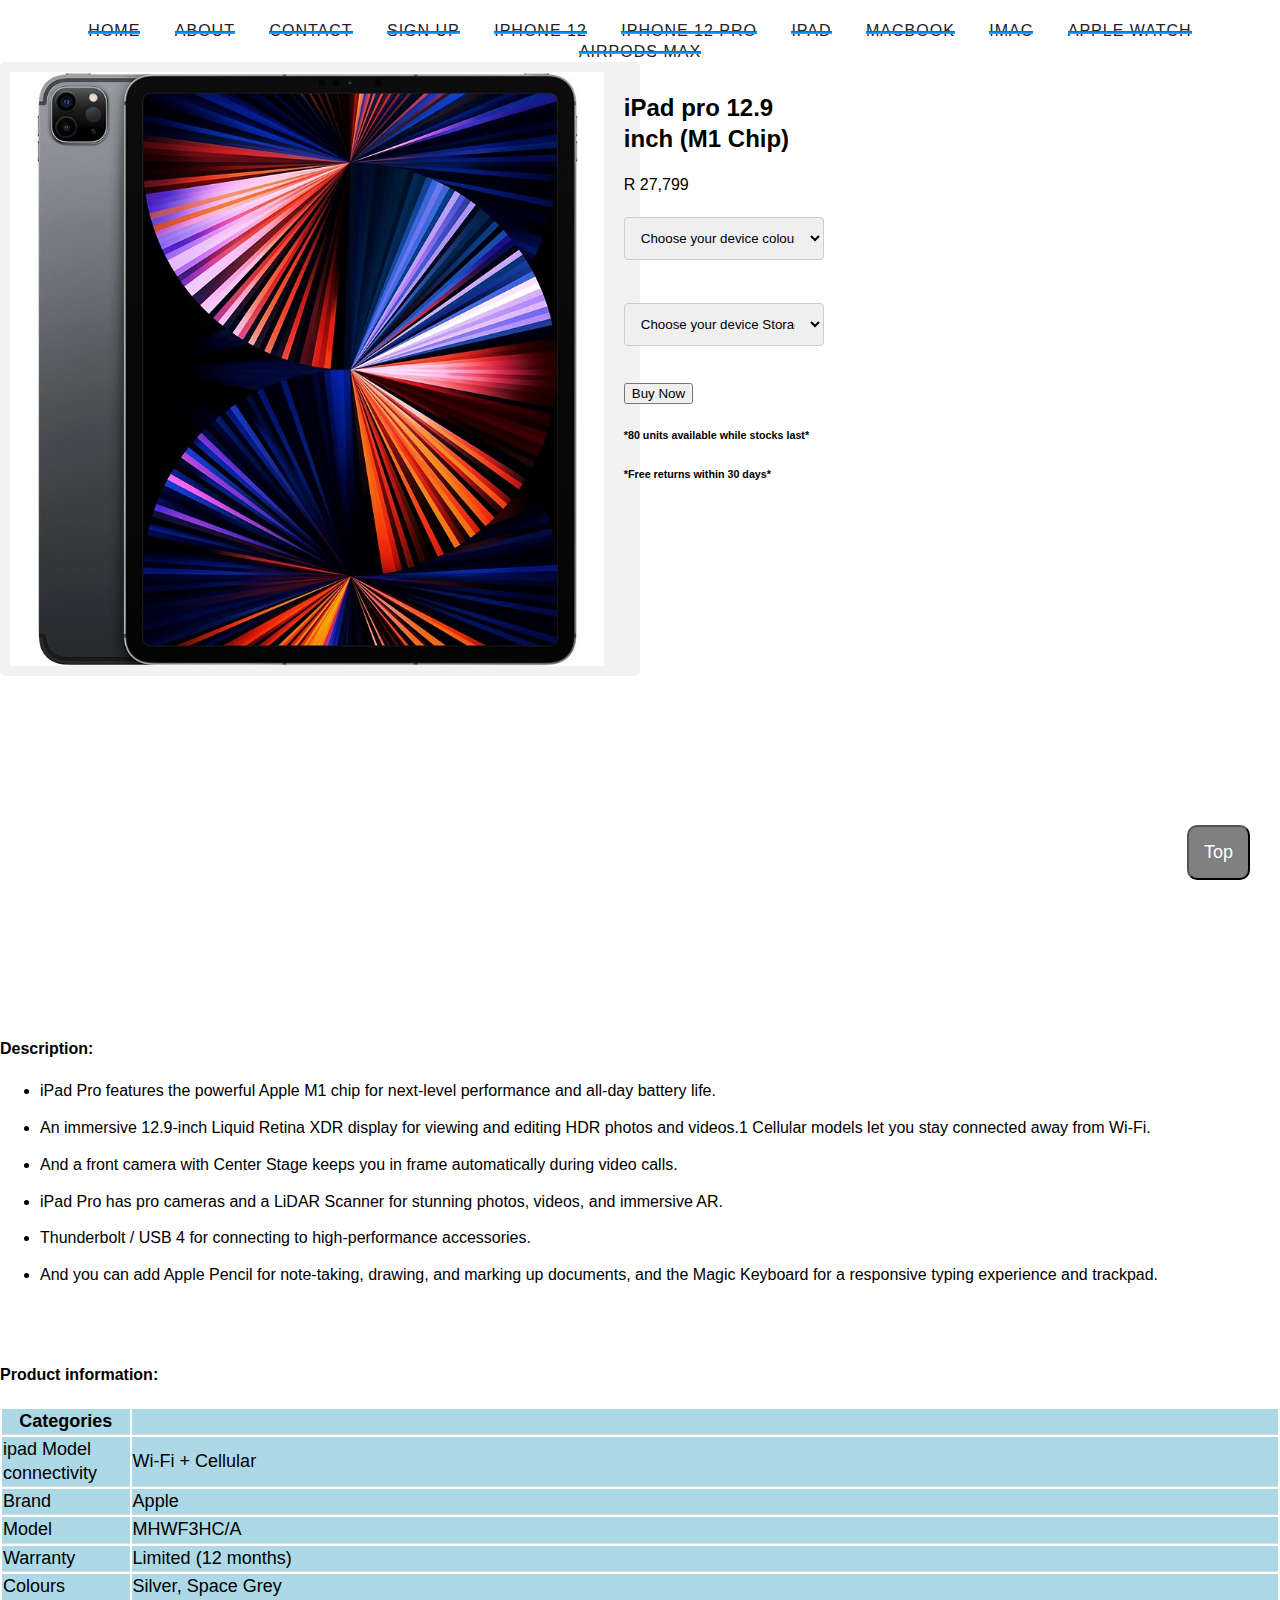
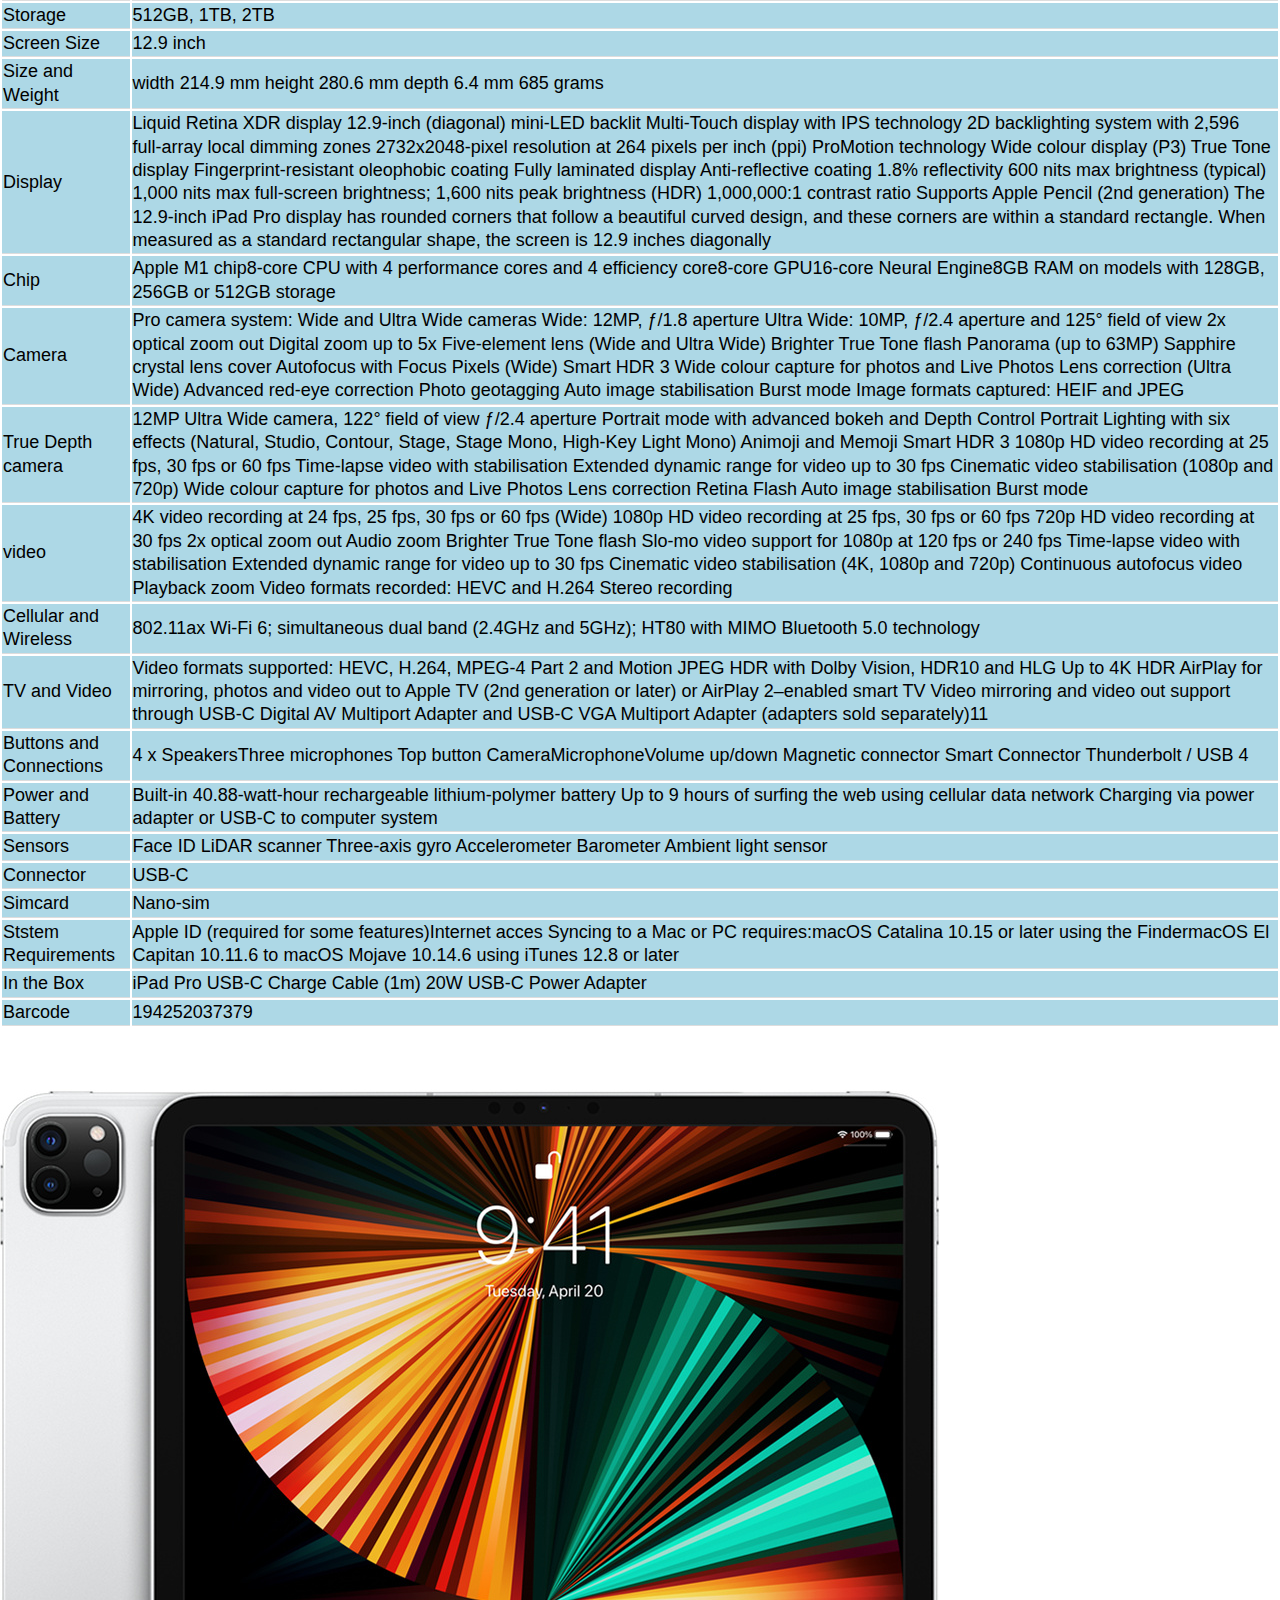
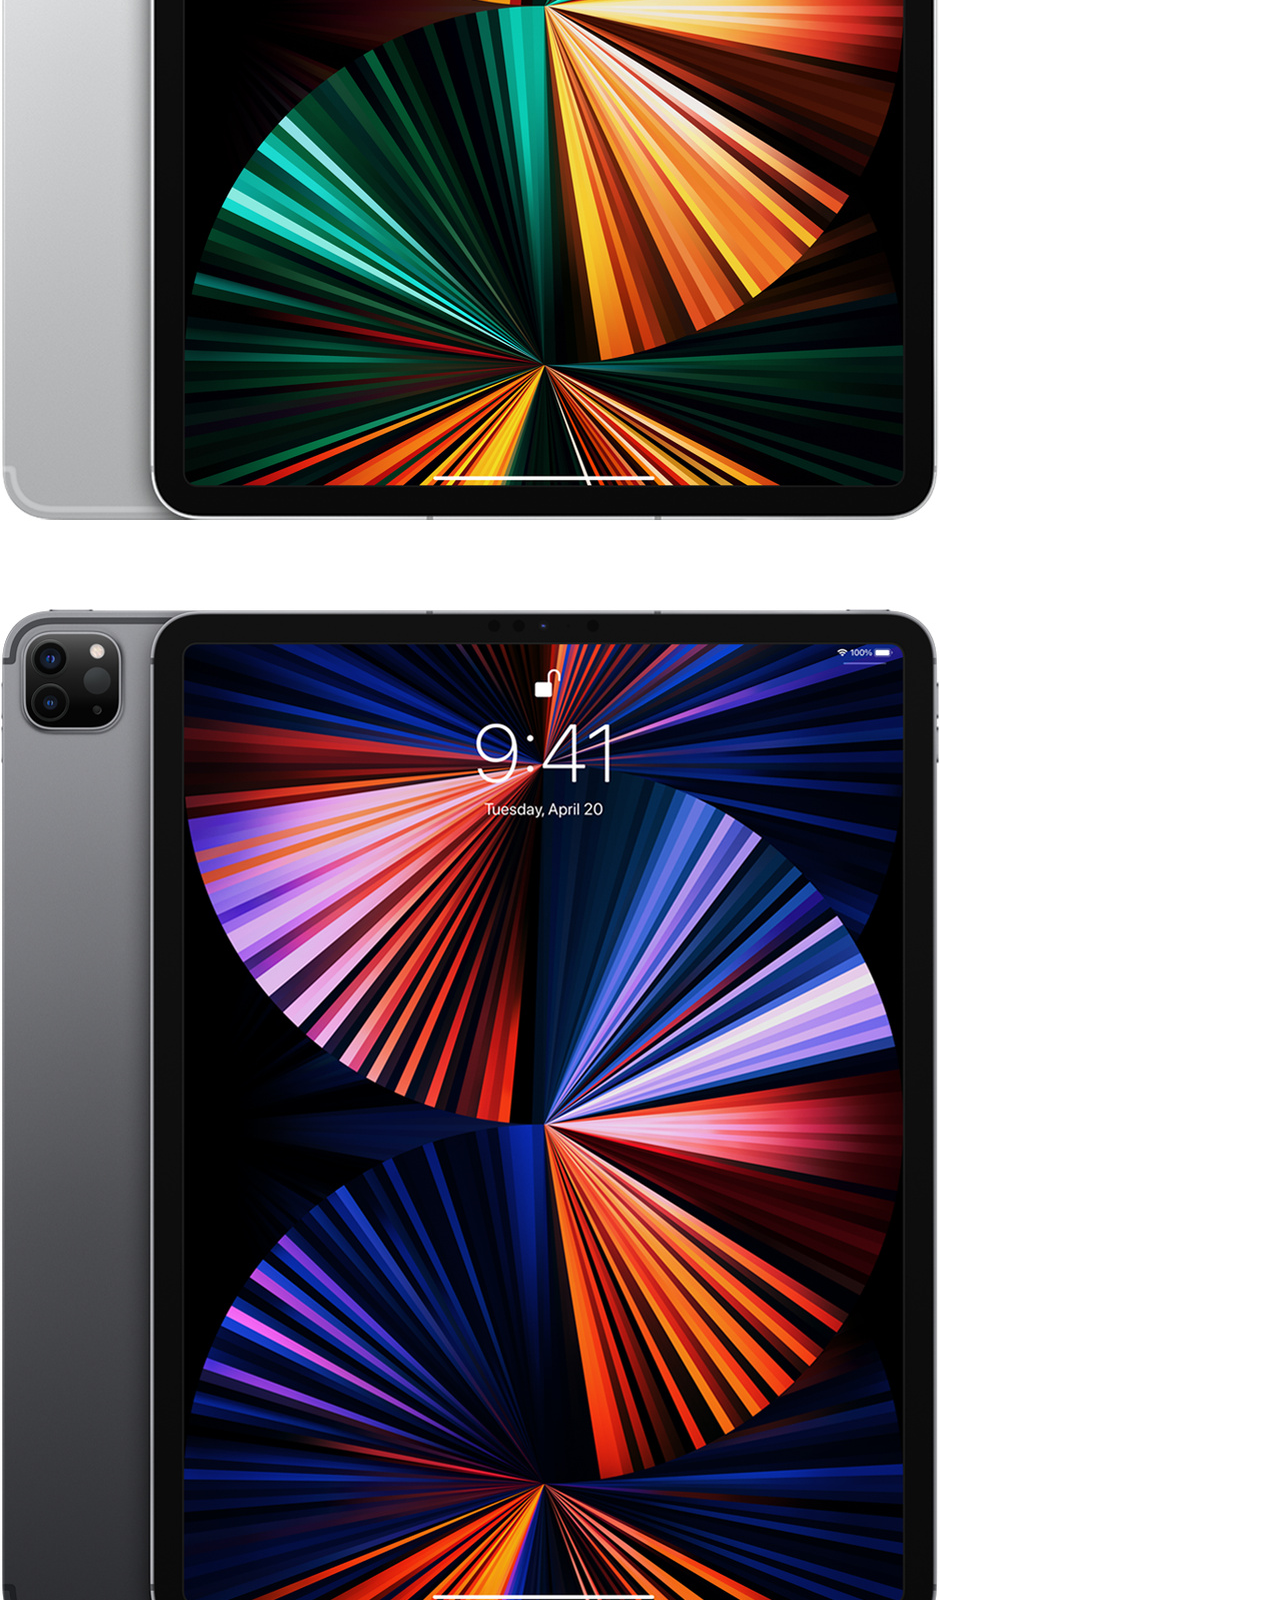
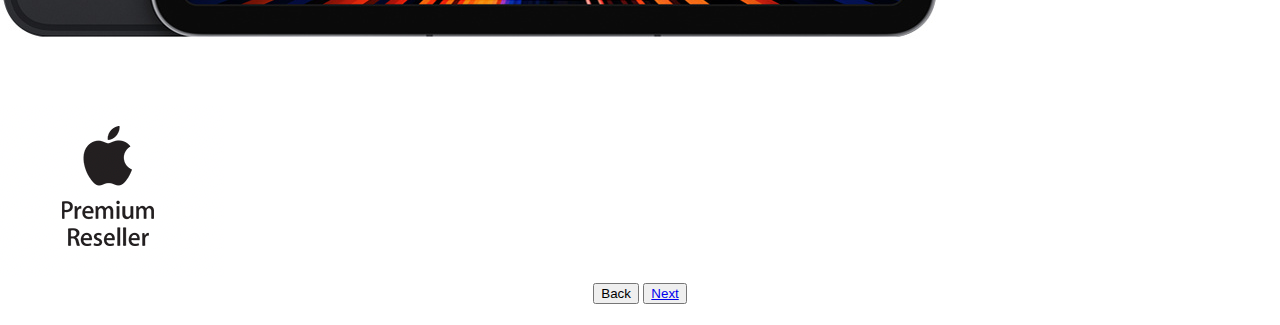
<file: ipad.html>
<!DOCTYPE html>

<html>
    
    <head>
        
        <meta charset="utf-8">
        
          <title>ipad</title>
        
        <meta name="viewport" content="width=device-width, initial-scale=1.0">
        
        <link rel ="stylesheet" href="styles.css">
        
<body>
    
    <br/>





	<nav class="style-2">
        
		<a href="index.html" class="">Home</a>

		<a href="About%20Us.html" class="">About</a>
        
        <a href="Contact%20Us.html" class="">Contact</a>
        
       <a href="signup.html" class="">Sign up</a>
        
        <a href="iphone.html" class="">iPhone 12</a>
        
        <a href="iphone%2012%20pro.html" class="">iPhone 12 Pro</a>
        
        <a href="ipad.html" class="">iPad</a>
        
        <a href="MacBook.html" class="">MacBook</a>
        
		<a href="iMac.html" class="">iMac</a>
        
		<a href="Apple%20Watch.html" class="">Apple Watch</a>
        
		<a href="Airpods%20Max.html" class="">Airpods Max</a>
        
	</nav>
    
    
    
     <div class="container">
  <img class="fit" style="float: left;padding-right: 20px;" img class="container__image" src="images/ipad%20pro%20cellular%20M1.jpg" width="25px" height="25px">
      
      
            
  <div class="container__text">
      
    <h2>iPad pro          
        12.9 inch (M1 Chip)</h2>   
      
    <p>R 27,799 </p>
      
 
      
     <div class="custom-select" style="width:200px;">
         
  <select>
    <option value="0">Choose your device colour:</option>
    <option value="1">Space Grey</option>
    <option value="2">Silver</option>
   
   
    
  </select>
         
         <br/><br/>
         
         <select>
    <option value="0">Choose your device Storage:</option>
    <option value="1">512GB (R 27,799)</option>
    <option value="2">1TB (R 34,999)</option>
    <option value="2">2TB (R 41,999)</option>
   
    </select>
         
         <br/><br/>
         
         <button type="button">Buy Now</button>
         
         <h6>*80 units available while stocks last*</h6>
         <h6>*Free returns within 30 days*</h6>
      
</div>
      
  </div>
            
</div>

    <br/>
    
    <center>
        
          <iframe width="560" height="315" src="https://www.youtube.com/embed/7A5-eRfDQ0M" title="YouTube video player" frameborder="0" allow="accelerometer; autoplay; clipboard-write; encrypted-media; gyroscope; picture-in-picture" allowfullscreen></iframe>

       </center>
           
            
            
          

            
            
             
            <h4>Description:</h4>
    
    <ul>
    
    <li><p>iPad Pro features the powerful Apple M1 chip for next-level performance and all-day battery life.</p></li>
    
       <li> <p>An immersive 12.9-inch Liquid Retina XDR display for viewing and editing HDR photos and videos.1 Cellular models let you stay connected away from Wi-Fi. </p></li>
    
        <li><p>And a front camera with Center Stage keeps you in frame automatically during video calls. </p></li>
        
      <li> <p> iPad Pro has pro cameras and a LiDAR Scanner for stunning photos, videos, and immersive AR. </p></li>
    
        <li><p>Thunderbolt / USB 4 for connecting to high-performance accessories. </p></li>

       <li><p> And you can add Apple Pencil for note-taking, drawing, and marking up documents, and the Magic Keyboard for a responsive typing experience and trackpad.</p></li>
        
        </ul>
        
     
         <br/><br/>
            
            <h4>Product information:</h4>
            
           <div style="overflow-x:auto;">
               
                <font size="2" face="arial" >
            
            <table>
  <tr>
      
    <th>Categories</th>
      
    <th></th> 
      
  </tr>
                
                <tr>
                
     <td>ipad Model connectivity</td>
      
    <td>Wi-Fi + Cellular</td> 
                    
                    </tr>
      
                
  <tr>
      
    <td>Brand</td>
      
    <td>Apple</td> 
      
    
      
  </tr>
                
  <tr>
      
    <td>Model</td>
      
    <td>MHWF3HC/A</td> 
      
  </tr>
                
       <tr>        
                
    <td>Warranty</td>
     <td>Limited (12 months)</td>     
           
           </tr> 
                
                <tr>
      
    <td>Colours</td>
      
    <td>Silver, Space Grey</td> 
      
  </tr>
                
     <tr>
      
    <td>Storage</td>
      
         <td>512GB, 1TB, 2TB
      
  </tr>
                
     <tr>
      
    <td>Screen Size</td>
      
         <td>12.9 inch</td>
         </tr>
                
                <tr>
      
    <td>Size and Weight</td>
      
         <td>width 214.9 mm height 280.6 mm depth 6.4 mm
685 grams</td>
      
  </tr>
                
    <tr>
      
    <td>Display</td>
      
         <td>Liquid Retina XDR display
12.9-inch (diagonal) mini-LED backlit Multi‑Touch display with IPS technology
2D backlighting system with 2,596 full‑array local dimming zones
2732x2048-pixel resolution at 264 pixels per inch (ppi)
ProMotion technology
Wide colour display (P3)
True Tone display
Fingerprint-resistant oleophobic coating
Fully laminated display
Anti-reflective coating
1.8% reflectivity
600 nits max brightness (typical)
1,000 nits max full-screen brightness; 1,600 nits peak brightness (HDR)
1,000,000:1 contrast ratio
Supports Apple Pencil (2nd generation)
The 12.9-inch iPad Pro display has rounded corners that follow a beautiful curved design, and these corners are within a standard rectangle. When measured as a standard rectangular shape, the screen is 12.9 inches diagonally </td>
      
  </tr>
                
                <tr>
      
    <td>Chip</td>
      
         <td>Apple M1 chip8-core CPU with 4 performance cores and 4 efficiency core8-core GPU16-core Neural Engine8GB RAM on models with 128GB, 256GB or 512GB storage</td>
      
  </tr>
                
                
                
                 <tr>
      
    <td>Camera</td>
      
         <td>Pro camera system: Wide and Ultra Wide cameras
Wide: 12MP, ƒ/1.8 aperture
Ultra Wide: 10MP, ƒ/2.4 aperture and 125° field of view
2x optical zoom out
Digital zoom up to 5x
Five‑element lens (Wide and Ultra Wide)
Brighter True Tone flash
Panorama (up to 63MP)
Sapphire crystal lens cover
Autofocus with Focus Pixels (Wide)
Smart HDR 3
Wide colour capture for photos and Live Photos
Lens correction (Ultra Wide)
Advanced red-eye correction
Photo geotagging
Auto image stabilisation
Burst mode
Image formats captured: HEIF and JPEG</td>
      
  </tr>
                
                 <tr>
      
    <td>True Depth camera</td>
      
         <td>12MP Ultra Wide camera, 122° field of view
ƒ/2.4 aperture
Portrait mode with advanced bokeh and Depth Control
Portrait Lighting with six effects (Natural, Studio, Contour, Stage, Stage Mono, High‑Key Light Mono)
Animoji and Memoji
Smart HDR 3
1080p HD video recording at 25 fps, 30 fps or 60 fps
Time-lapse video with stabilisation
Extended dynamic range for video up to 30 fps
Cinematic video stabilisation (1080p and 720p)
Wide colour capture for photos and Live Photos
Lens correction
Retina Flash
Auto image stabilisation
Burst mode</td>
      
  </tr>
                
                 <tr>
      
    <td>video</td>
      
         <td>4K video recording at 24 fps, 25 fps, 30 fps or 60 fps (Wide)
1080p HD video recording at 25 fps, 30 fps or 60 fps
720p HD video recording at 30 fps
2x optical zoom out
Audio zoom
Brighter True Tone flash
Slo-mo video support for 1080p at 120 fps or 240 fps
Time-lapse video with stabilisation
Extended dynamic range for video up to 30 fps
Cinematic video stabilisation (4K, 1080p and 720p)
Continuous autofocus video
Playback zoom
Video formats recorded: HEVC and H.264
Stereo recording</td>
      
  </tr>
                
                <tr>
      
    <td>Cellular and Wireless</td>
      
         <td>802.11ax Wi‑Fi 6; simultaneous dual band (2.4GHz and 5GHz); HT80 with MIMO
Bluetooth 5.0 technology</td>
      
  </tr>
                
                 <tr>
      
    <td>TV and Video</td>
      
    <td>Video formats supported: HEVC, H.264, MPEG‑4 Part 2 and Motion JPEG
HDR with Dolby Vision, HDR10 and HLG
Up to 4K HDR AirPlay for mirroring, photos and video out to Apple TV (2nd generation or later) or AirPlay 2–enabled smart TV
Video mirroring and video out support through USB‑C Digital AV Multiport Adapter and USB‑C VGA Multiport Adapter (adapters sold separately)11 </td>
      
  </tr>
                
                <tr>
      
    <td>Buttons and Connections</td>
      
    <td>4 x SpeakersThree microphones Top button CameraMicrophoneVolume up/down Magnetic connector Smart Connector Thunderbolt / USB 4</td>
      
  </tr>
                
                <tr>
      
    <td>Power and Battery</td>
      
    <td>Built-in 40.88-watt-hour rechargeable lithium-polymer battery
Up to 9 hours of surfing the web using cellular data network
Charging via power adapter or USB‑C to computer system</td>
      
  </tr>
                
                <tr>
      
    <td>Sensors</td>
      
    <td>Face ID
LiDAR scanner
Three-axis gyro
Accelerometer
Barometer
Ambient light sensor</td>
      
  </tr>
                
                <tr>
      
    <td>Connector</td>
      
    <td>USB-C</td>
      
  </tr>
                
                <tr>
      
    <td>Simcard</td>
      
    <td>Nano-sim</td>
      
  </tr>
                
                 <tr>
      
    <td>Ststem Requirements</td>
      
    <td>Apple ID (required for some features)Internet acces
Syncing to a Mac or PC requires:macOS Catalina 10.15 or later using the FindermacOS El Capitan 10.11.6 to macOS Mojave 10.14.6 using iTunes 12.8 or later</td>
      
  </tr>
                
                <tr>
      
    <td>In the Box</td>
      
    <td>iPad Pro
USB-C Charge Cable (1m)
20W USB-C Power Adapter</td>
      
  </tr>
                
            <td>Barcode</td>
                    
                    <td>194252037379</td>
                
                    </table></font></div>
    
    <br/>
    
    <img src="images/ipad%20M1%20Silver.jpg">
    
    <img src="images/ipad%20M1%20Space%20gray.jpg">
    
    <br/><br/>
    
     <img src="images/premium%20reseller.png" width="5px" height="5px">
    <div>
        
       <button onclick="topFunction()" id="myBtn" title="Go to top">Top</button>
    
     <script>
//Get the button
var mybutton = document.getElementById("myBtn");

// When the user scrolls down 20px from the top of the document, show the button
window.onscroll = function() {scrollFunction()};

function scrollFunction() {
  if (document.body.scrollTop > 20 || document.documentElement.scrollTop > 20) {
    mybutton.style.display = "block";
  } else {
    mybutton.style.display = "none";
  }
}

// When the user clicks on the button, scroll to the top of the document
function topFunction() {
  document.body.scrollTop = 0;
  document.documentElement.scrollTop = 0;
}
</script>
            
            </div>
        
        <div>
      
        
        <center>
            <button onclick="goBack()">Back</button>

<script>
function goBack() {
  window.history.back();
}
                </script>
            
             <button>
        
        <a href="MacBook.html" class="next">Next</a>

            
            </button>
            
            
            </center>
            
            </div>
    
    <br/>
      
        </body>
    </head>
</file>
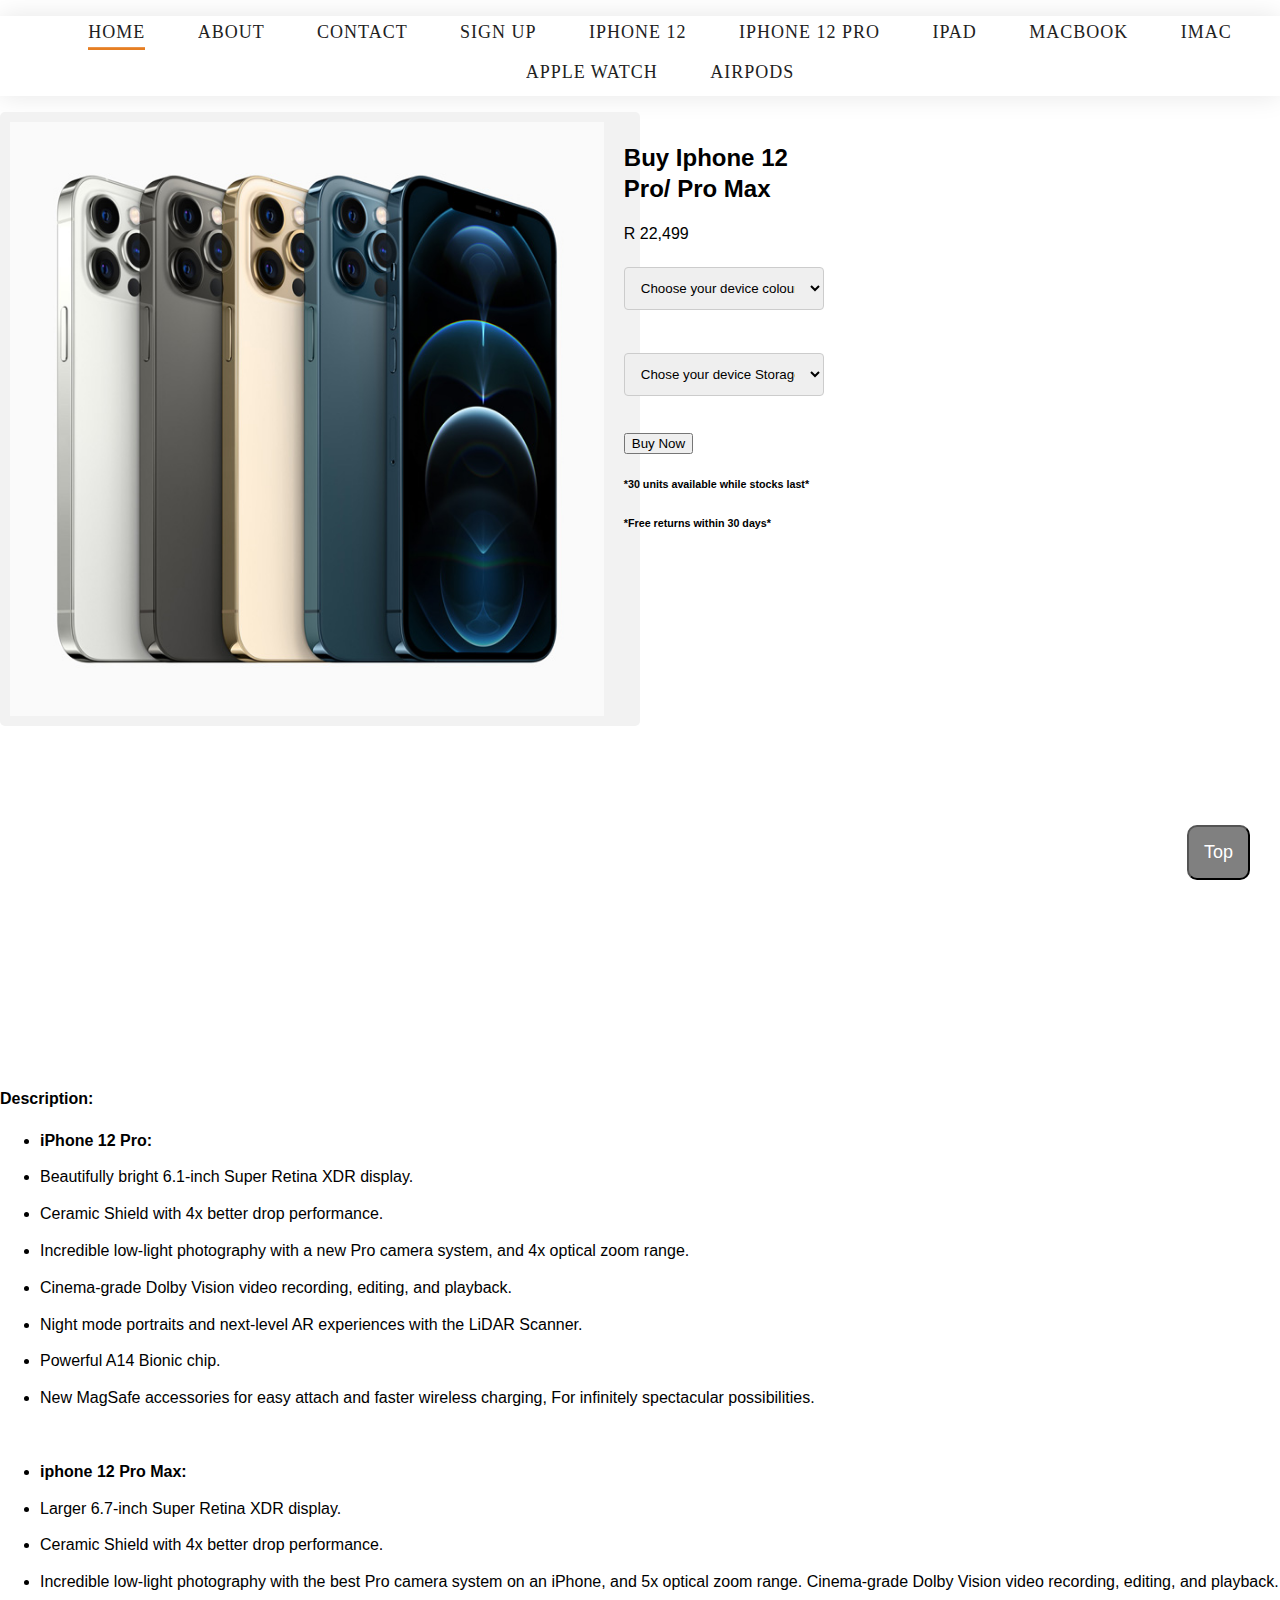
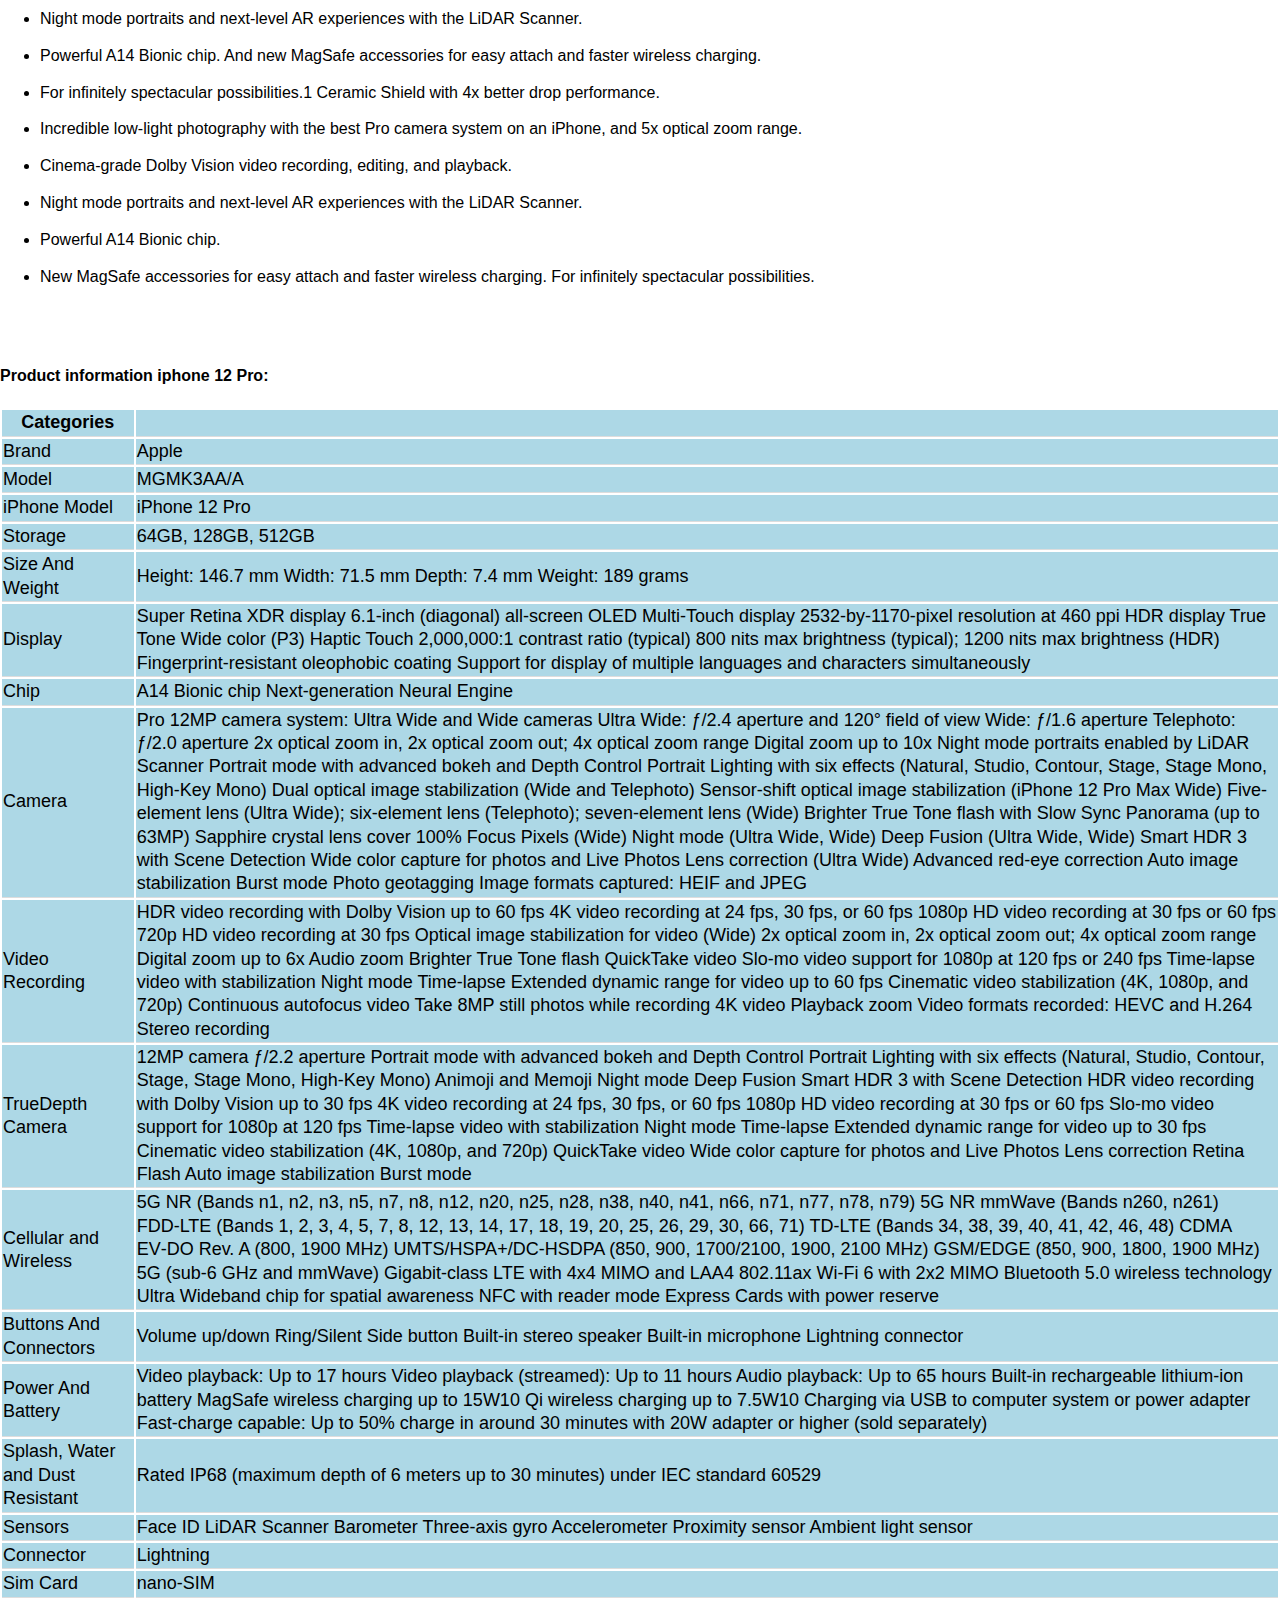
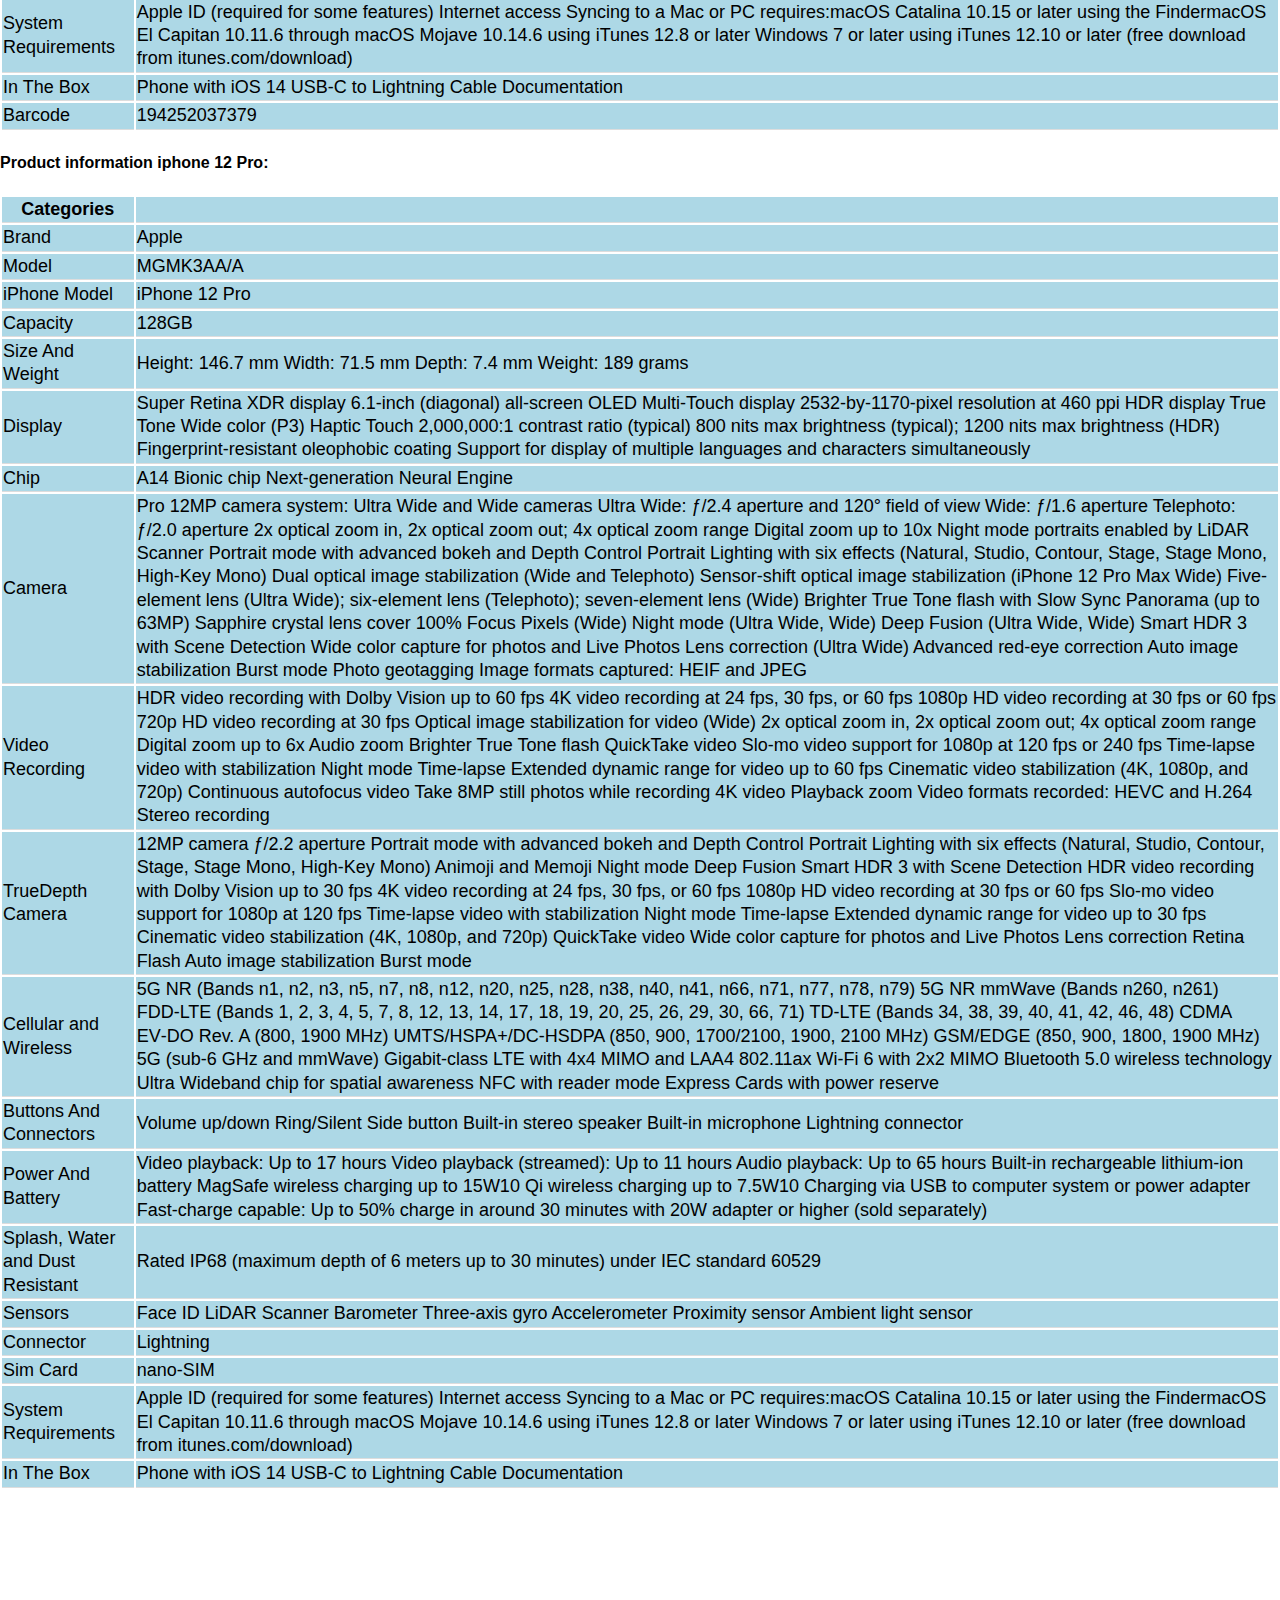
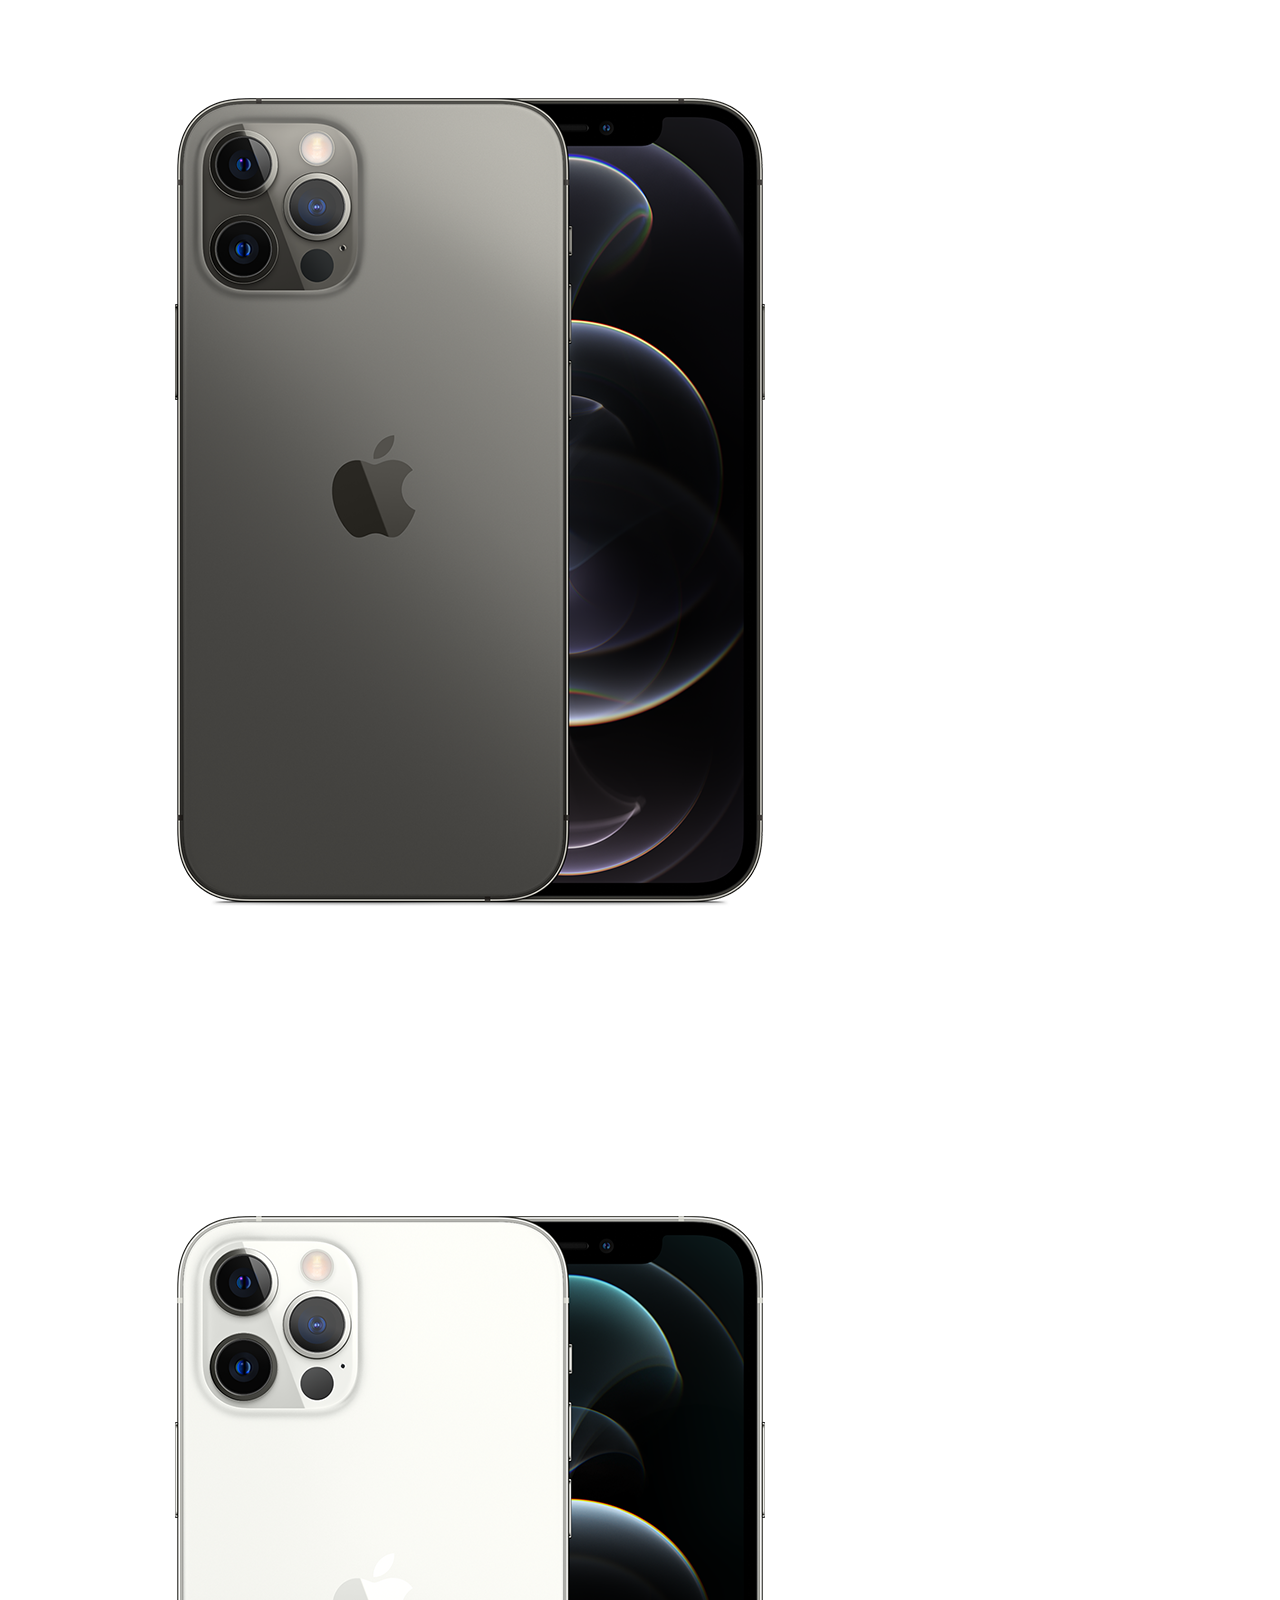
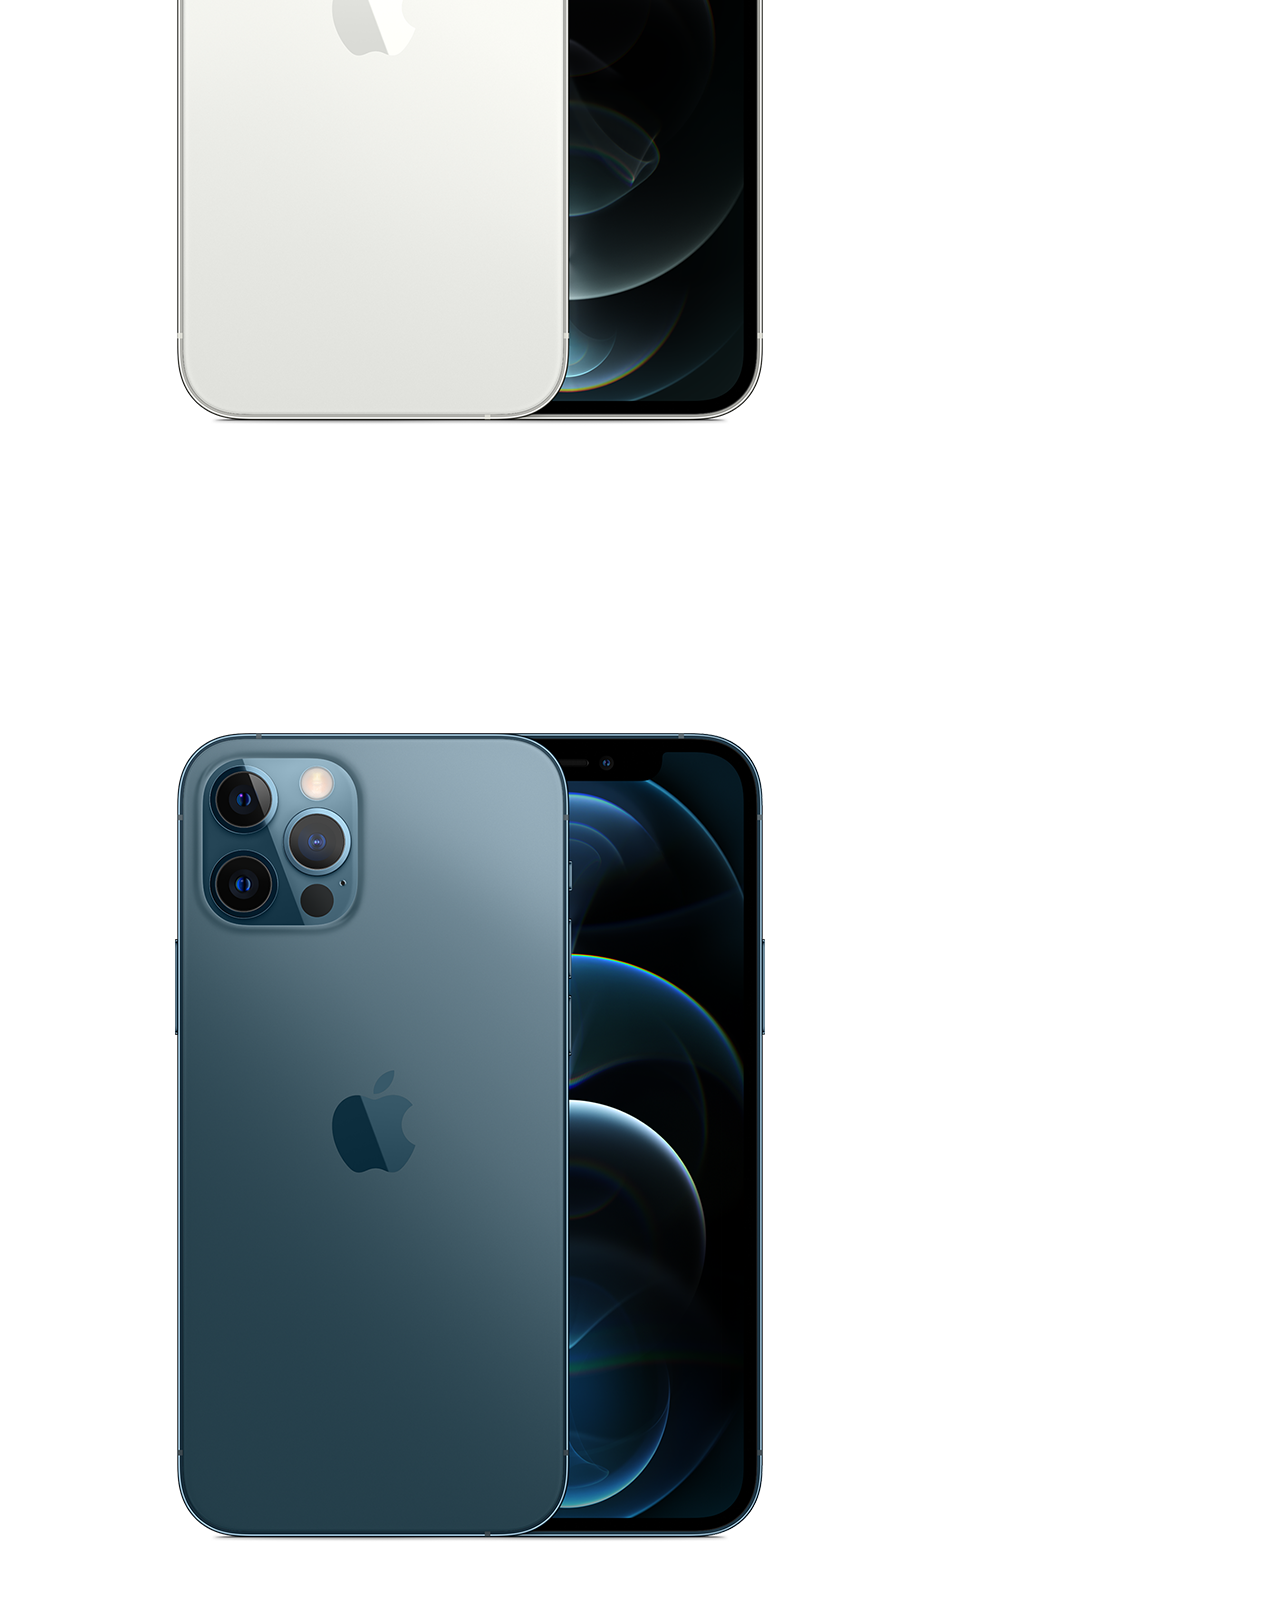
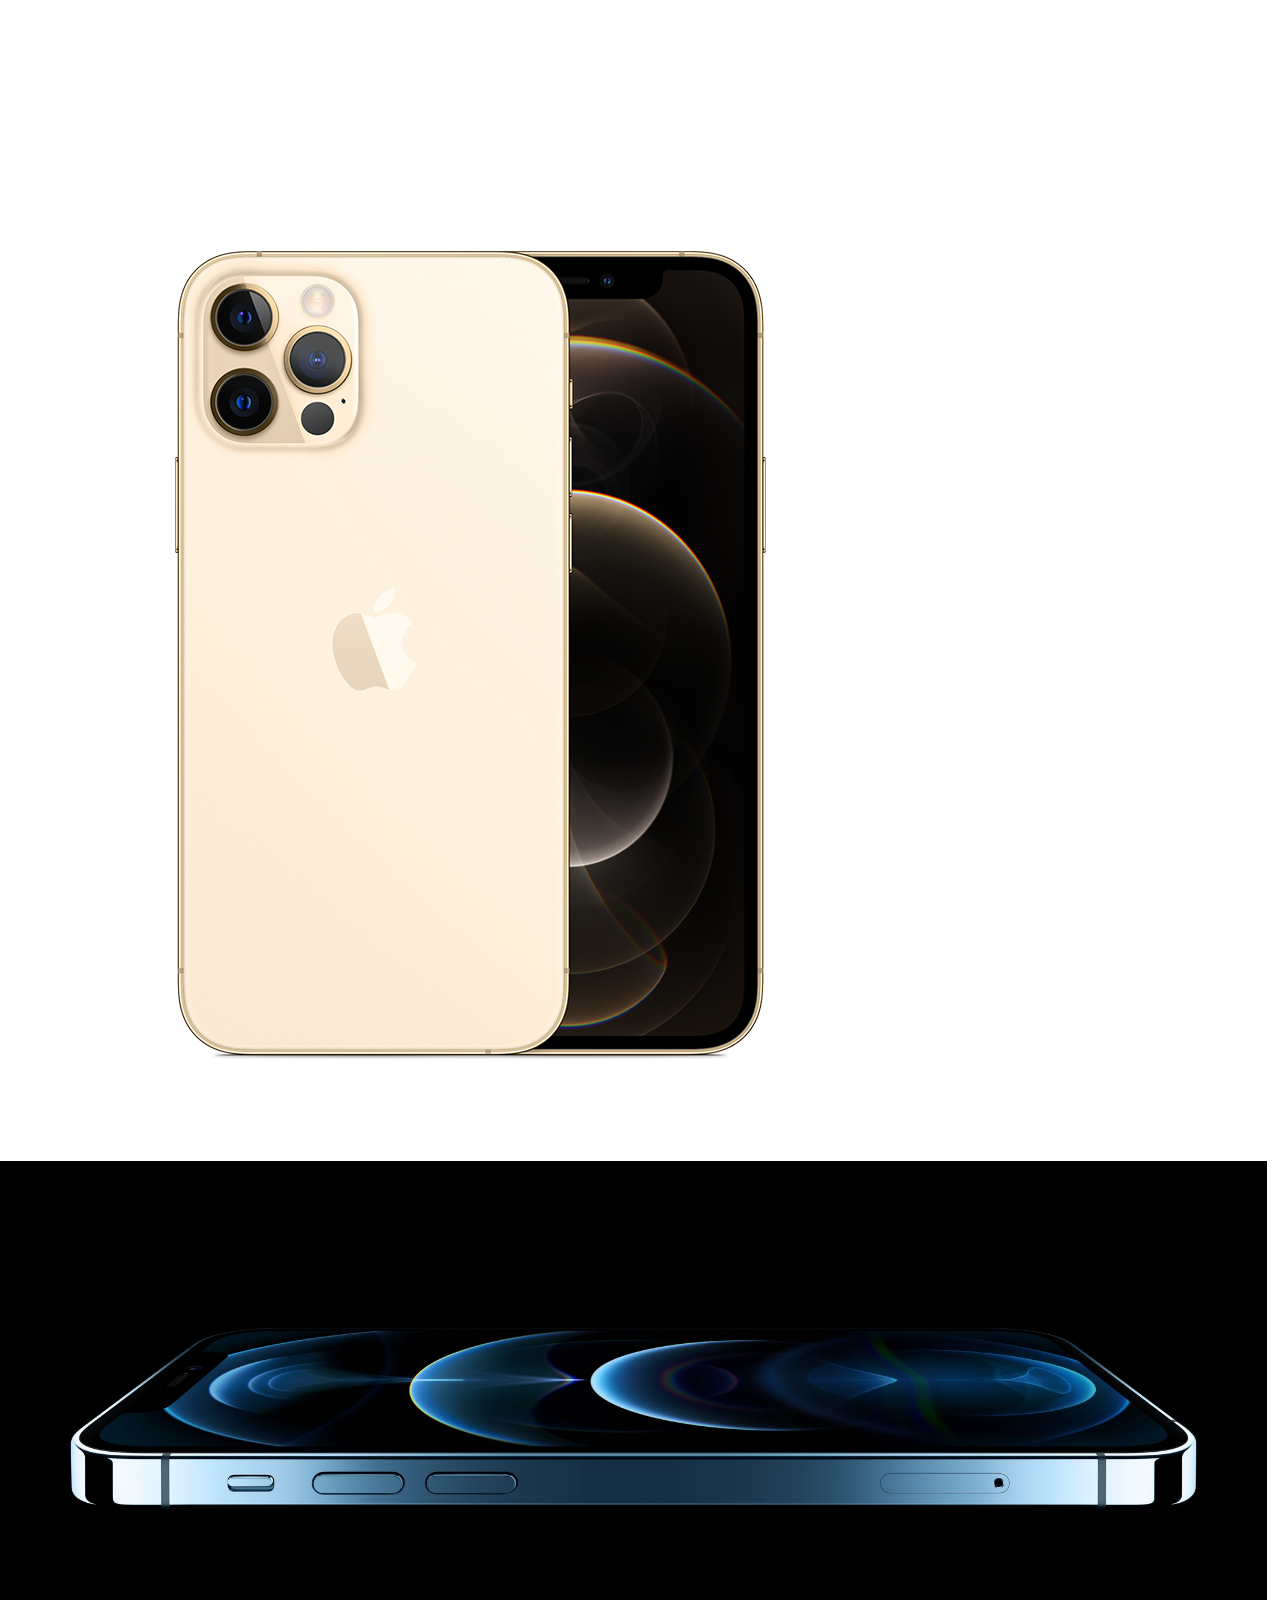
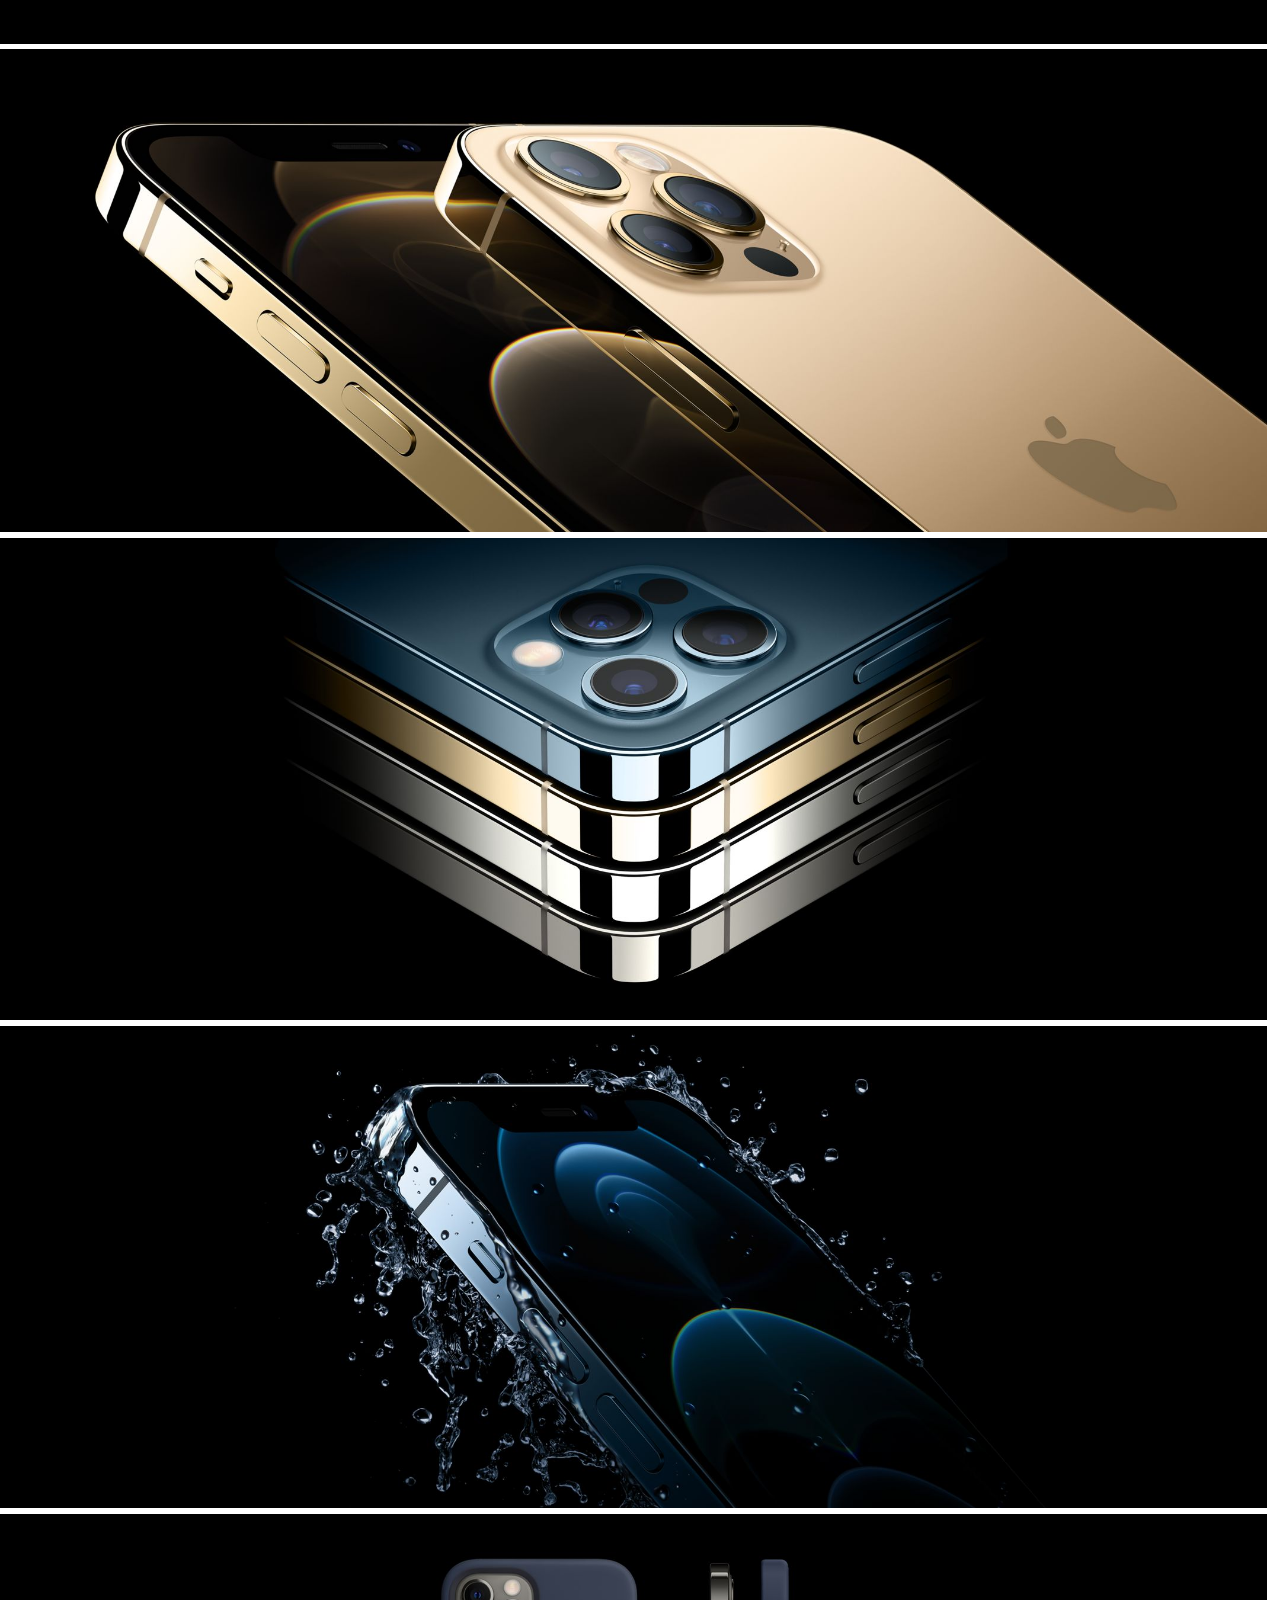
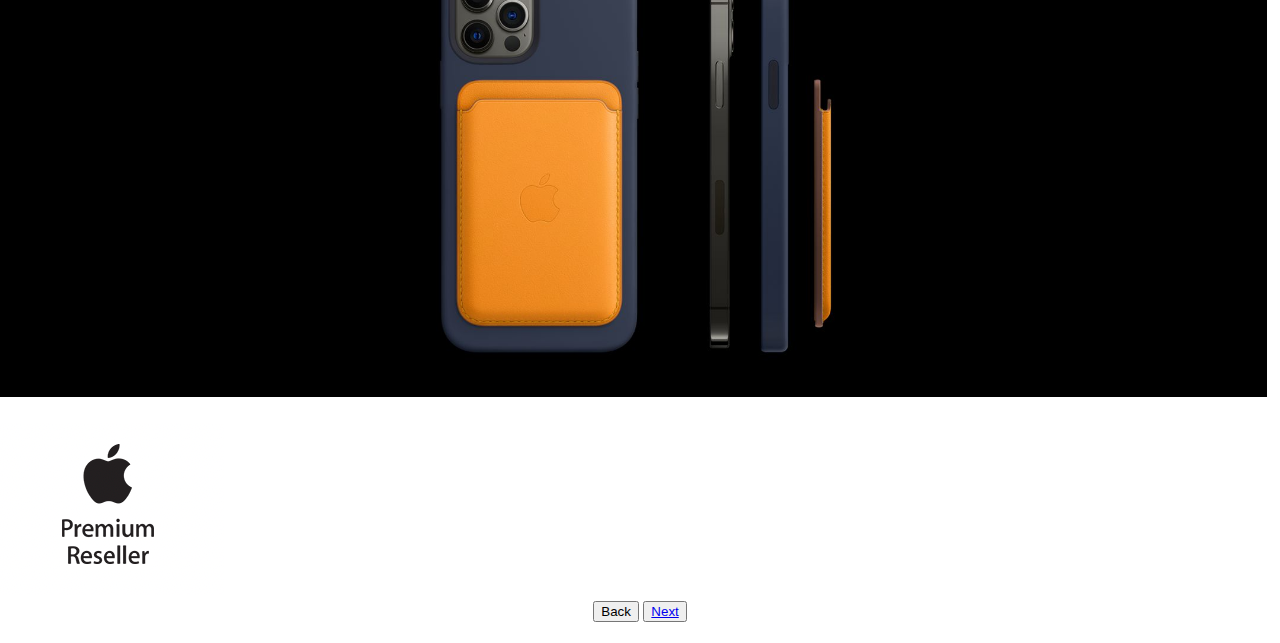
<file: iphone 12 pro.html>
<!DOCTYPE html>

<html>
    
    <head>
        
         <link rel="stylesheet" href="styles.css">
        
        <meta charset="utf-8">
        
        <title>iphone 12 Pro</title>
        
        <meta name="viewport" content="width=device-width, initial-scale=1.0">
        
        <body style="background-color: white">
            
            
            
            <div class="header" id="myHeader">
                
             
	<nav class="style-4">
		<ul class="menu-4">
            
		  <li class="current"><a href="index.html" data-hover="Home">Home</a></li>
            
		  <li><a href="About%20Us.html" data-hover="About Us">About</a></li>
            
             <li><a href="Contact%20Us.html" data-hover="Contact ">Contact</a></li>
            
             <li><a href="signup.html" data-hover="Contact ">Sign up</a></li>
            
             <li><a href="iphone.html" data-hover="iPhone">iPhone 12</a></li>
            
		  <li><a href="iphone%2012%20pro.html" data-hover="iphone 12 Pro">iPhone 12 Pro</a></li>

            
		  <li><a href="ipad.html" data-hover="ipad">iPad</a></li>
            
            <li><a href="MacBook.html" data-hover="MacBook">MacBook</a></li>
            
		  <li><a href="iMac.html" data-hover="iMac">iMac</a></li>
            
        <li><a href="Apple%20Watch.html" data-hover="Apple Watch">Apple Watch</a></li>
            
            <li><a href="Airpods%20Max.html" data-hover="AirPods">AirPods</a></li>
            
		</ul>
        
	</nav>
                
            </div>  
            
            
        
            
            
               
        
  <div class="container">
  <img class="fit" style="float: left;padding-right: 20px;" img class="container__image" src="images/iphone%2012%20pro%20all%20colours.jpg" width="50%" height="50%">
      
      
      
      
            
  <div class="container__text">
      
    <h2>Buy Iphone 12 Pro/ Pro Max</h2>   
      
    <p>R 22,499 </p>
      
 
     <div class="custom-select" style="width:200px;">
         
  <select>
    <option value="0">Choose your device colour:</option>
    <option value="1">Graphite</option>
    <option value="2">Silver</option>
    <option value="3">Pacific Blue</option>
    <option value="4">Gold</option>
   
    
  </select>
         
         <br/><br/>
         
         <select>
    <option value="0">Chose your device Storage:</option>
    <option value="1">iphone 12 Pro - 128GB (R 22,499)</option>
    <option value="2">iphone 12 Pro - 256GB (R 23,439)</option>
    <option value="3">iphone 12 Pro - 512GB (R 28,489)</option>
             
    <option value="4">iphone 12 Pro Max - 128GB (R 24,189)</option>
    <option value="5">iphone 12 Pro Max - 256GB (R 26,999)</option>
    <option value="6">iphone 12 Pro Max - 512GB (R 31,499)</option>
   
    </select>
         
         <br/><br/>
         
         <button type="button">Buy Now</button>
         
         <h6>*30 units available while stocks last*</h6>
         <h6>*Free returns within 30 days*</h6>
      
</div>
      
  </div>
            
</div>
            <br/>
            
            <center>
            
<iframe width="560" height="315" src="https://www.youtube.com/embed/cnXapYkboRQ" title="YouTube video player" frameborder="0" allow="accelerometer; autoplay; clipboard-write; encrypted-media; gyroscope; picture-in-picture" allowfullscreen></iframe>

        </center>
           
            
            
          

            
            <h4>Description:</h4>
        
        <ul>
           <b> <li><p>iPhone 12 Pro:</p></li> </b>
            
            <li><p>Beautifully bright 6.1-inch Super Retina XDR display.</p></li>
        
        <li><p>Ceramic Shield with 4x better drop performance.</p></li>

<li><p>Incredible low-light photography with a new Pro camera system, and 4x optical zoom range. </p></li>

<li><p>Cinema-grade Dolby Vision video recording, editing, and playback.</p></li>

<li><p>Night mode portraits and next-level AR experiences with the LiDAR Scanner. </p></li>

<li><p>Powerful A14 Bionic chip. </p></li>

<li><p>New MagSafe accessories for easy attach and faster wireless charging, For infinitely spectacular possibilities.</p></li></ul>
            
            <br/>
            
            <ul>
            
            <b><li><p>iphone 12 Pro Max:</p></li></b>
                
                <li><p>Larger 6.7-inch Super Retina XDR display.</p></li>
                    
     <li><p>Ceramic Shield with 4x better drop performance.</p></li>
                        
    <li><p>Incredible low-light photography with the best Pro camera system on an iPhone, and 5x optical zoom range. Cinema-grade Dolby Vision video recording, editing, and playback. </p></li>
                            
    <li><p>Night mode portraits and next-level AR experiences with the LiDAR Scanner. </p></li>
                                
    <li><p>Powerful A14 Bionic chip. And new MagSafe accessories for easy attach and faster wireless charging.</p></li>
                                    
     <li><p>For infinitely spectacular possibilities.1 Ceramic Shield with 4x better drop performance.</p></li>
                                        
    <li><p>Incredible low-light photography with the best Pro camera system on an iPhone, and 5x optical zoom range. </p></li>
                                            
    <li><p>Cinema-grade Dolby Vision video recording, editing, and playback. </p></li>
                                                
    <li><p>Night mode portraits and next-level AR experiences with the LiDAR Scanner. </p></li>
                                                    
     <li><p>Powerful A14 Bionic chip. </p></li>
                                                        
     <li><p>New MagSafe accessories for easy attach and faster wireless charging. For infinitely spectacular possibilities.</p></li>
         
                
                </ul>
            
            
        
         <br/><br/>
            
            <h4>Product information iphone 12 Pro:</h4>
            
           <div style="overflow-x:auto;">
               
                <font size="2" face="arial" >
            
            <table>
  <tr>
      
    <th>Categories</th>
      
    <th></th> 
      
  </tr>
                
  <tr>
      
    <td>Brand</td>
      
    <td>Apple</td> 
      
    
      
  </tr>
                
  <tr>
      
    <td>Model</td>
      
    <td>MGMK3AA/A</td> 
      
  </tr>
                
       <tr>        
                
    <td>
iPhone Model</td>
     <td>iPhone 12 Pro</td>     
           
           </tr> 
                
                <tr>
      
    <td>Storage</td>
      
    <td>64GB, 128GB, 512GB</td> 
      
  </tr>
                
     <tr>
      
    <td>Size And Weight</td>
      
         <td>Height: 146.7 mm
Width: 71.5 mm
Depth: 7.4 mm
Weight: 189 grams</td>
      
  </tr>
                
     <tr>
      
    <td>Display</td>
      
         <td>Super Retina XDR display
6.1‑inch (diagonal) all‑screen OLED Multi‑Touch display
2532‑by‑1170-pixel resolution at 460 ppi
HDR display
True Tone
Wide color (P3)
Haptic Touch
2,000,000:1 contrast ratio (typical)
800 nits max brightness (typical); 1200 nits max brightness (HDR)
Fingerprint-resistant oleophobic coating
Support for display of multiple languages and characters simultaneously</td>
      
  </tr>
                
    <tr>
      
    <td>Chip</td>
      
         <td>A14 Bionic chip
Next‑generation Neural Engine</td>
      
  </tr>
                
                <tr>
      
    <td>Camera</td>
      
         <td>Pro 12MP camera system: Ultra Wide and Wide cameras
Ultra Wide: ƒ/2.4 aperture and 120° field of view
Wide: ƒ/1.6 aperture
Telephoto: ƒ/2.0 aperture
2x optical zoom in, 2x optical zoom out; 4x optical zoom range
Digital zoom up to 10x
Night mode portraits enabled by LiDAR Scanner
Portrait mode with advanced bokeh and Depth Control
Portrait Lighting with six effects (Natural, Studio, Contour, Stage, Stage Mono, High‑Key Mono)
Dual optical image stabilization (Wide and Telephoto)
Sensor-shift optical image stabilization (iPhone 12 Pro Max Wide)
Five-element lens (Ultra Wide); six‑element lens (Telephoto); seven-element lens (Wide)
Brighter True Tone flash with Slow Sync
Panorama (up to 63MP)
Sapphire crystal lens cover
100% Focus Pixels (Wide)
Night mode (Ultra Wide, Wide)
Deep Fusion (Ultra Wide, Wide)
Smart HDR 3 with Scene Detection
Wide color capture for photos and Live Photos
Lens correction (Ultra Wide)
Advanced red‑eye correction
Auto image stabilization
Burst mode
Photo geotagging
Image formats captured: HEIF and JPEG</td>
      
  </tr>
                
                 <tr>
      
    <td>Video Recording</td>
      
         <td>HDR video recording with Dolby Vision up to 60 fps
4K video recording at 24 fps, 30 fps, or 60 fps
1080p HD video recording at 30 fps or 60 fps
720p HD video recording at 30 fps
Optical image stabilization for video (Wide)
2x optical zoom in, 2x optical zoom out; 4x optical zoom range
Digital zoom up to 6x
Audio zoom
Brighter True Tone flash
QuickTake video
Slo‑mo video support for 1080p at 120 fps or 240 fps
Time‑lapse video with stabilization
Night mode Time‑lapse
Extended dynamic range for video up to 60 fps
Cinematic video stabilization (4K, 1080p, and 720p)
Continuous autofocus video
Take 8MP still photos while recording 4K video
Playback zoom
Video formats recorded: HEVC and H.264
Stereo recording</td>
      
  </tr>
                
                 <tr>
      
    <td>TrueDepth Camera</td>
      
         <td>12MP camera
ƒ/2.2 aperture 
Portrait mode with advanced bokeh and Depth Control
Portrait Lighting with six effects (Natural, Studio, Contour, Stage, Stage Mono, High‑Key Mono)
Animoji and Memoji
Night mode
Deep Fusion
Smart HDR 3 with Scene Detection
HDR video recording with Dolby Vision up to 30 fps
4K video recording at 24 fps, 30 fps, or 60 fps
1080p HD video recording at 30 fps or 60 fps
Slo‑mo video support for 1080p at 120 fps
Time‑lapse video with stabilization
Night mode Time‑lapse
Extended dynamic range for video up to 30 fps
Cinematic video stabilization (4K, 1080p, and 720p)
QuickTake video
Wide color capture for photos and Live Photos
Lens correction
Retina Flash
Auto image stabilization
Burst mode</td>
      
  </tr>
                
                 <tr>
      
    <td>Cellular and Wireless</td>
      
         <td>5G NR (Bands n1, n2, n3, n5, n7, n8, n12, n20, n25, n28, n38, n40, n41, n66, n71, n77, n78, n79)
5G NR mmWave (Bands n260, n261)
FDD‑LTE (Bands 1, 2, 3, 4, 5, 7, 8, 12, 13, 14, 17, 18, 19, 20, 25, 26, 29, 30, 66, 71)
TD‑LTE (Bands 34, 38, 39, 40, 41, 42, 46, 48)
CDMA EV‑DO Rev. A (800, 1900 MHz)
UMTS/HSPA+/DC‑HSDPA (850, 900, 1700/2100, 1900, 2100 MHz)
GSM/EDGE (850, 900, 1800, 1900 MHz)
5G (sub‑6 GHz and mmWave)
Gigabit‑class LTE with 4x4 MIMO and LAA4
802.11ax Wi‑Fi 6 with 2x2 MIMO
Bluetooth 5.0 wireless technology
Ultra Wideband chip for spatial awareness
NFC with reader mode
Express Cards with power reserve</td>
      
  </tr>
                
                <tr>
      
    <td>Buttons And Connectors</td>
      
         <td>Volume up/down
Ring/Silent
Side button
Built-in stereo speaker
Built-in microphone
Lightning connector</td>
      
  </tr>
                
                 <tr>
      
    <td>Power And Battery</td>
      
    <td>Video playback: Up to 17 hours
Video playback (streamed): Up to 11 hours
Audio playback: Up to 65 hours
Built-in rechargeable lithium-ion battery
MagSafe wireless charging up to 15W10
Qi wireless charging up to 7.5W10
Charging via USB to computer system or power adapter
Fast-charge capable: Up to 50% charge in around 30 minutes with 20W adapter or higher (sold separately)</td>
      
  </tr>
                
                <tr>
      
    <td>Splash, Water and Dust Resistant</td>
      
    <td>Rated IP68 (maximum depth of 6 meters up to 30 minutes) under IEC standard 60529</td>
      
  </tr>
                
                <tr>
      
    <td>Sensors</td>
      
    <td>Face ID
LiDAR Scanner
Barometer
Three‑axis gyro
Accelerometer
Proximity sensor
Ambient light sensor</td>
      
  </tr>
                
                <tr>
      
    <td>Connector</td>
      
    <td>Lightning</td>
      
  </tr>
                
                <tr>
      
    <td>Sim Card</td>
      
    <td>nano-SIM</td>
      
  </tr>
                
                <tr>
      
    <td>System Requirements</td>
      
    <td>Apple ID (required for some features)
Internet access
Syncing to a Mac or PC requires:macOS Catalina 10.15 or later using the FindermacOS El Capitan 10.11.6 through macOS Mojave 10.14.6 using iTunes 12.8 or later
Windows 7 or later using iTunes 12.10 or later (free download from itunes.com/download)</td>
      
  </tr>
                
                 <tr>
      
    <td>In The Box
    <td>Phone with iOS 14
USB-C to Lightning Cable
Documentation</td>
      
  </tr>
                <td>Barcode</td>
                    
                    <td>194252037379</td>
                
    
                
                
                    </table></font></div>
            
            
            
            
            
            
            
            
            
            
            
            
            
            
            
            
            
            
            <div>
            
            <table>
            
                <h4>Product information iphone 12 Pro:</h4>
            
           <div style="overflow-x:auto;">
               
                <font size="2" face="arial" >
            
            <table> 
               
  <tr>
      
    <th>Categories</th>
      
    <th></th> 
      
  </tr>
                
  <tr>
      
    <td>Brand</td>
      
    <td>Apple</td> 
      
    
      
  </tr>
                
  <tr>
      
    <td>Model</td>
      
    <td>MGMK3AA/A</td> 
      
  </tr>
                
       <tr>        
                
    <td>
iPhone Model</td>
     <td>iPhone 12 Pro</td>     
           
           </tr> 
                
                <tr>
      
    <td>Capacity</td>
      
    <td>128GB</td> 
      
  </tr>
                
     <tr>
      
    <td>Size And Weight</td>
      
         <td>Height: 146.7 mm
Width: 71.5 mm
Depth: 7.4 mm
Weight: 189 grams</td>
      
  </tr>
                
     <tr>
      
    <td>Display</td>
      
         <td>Super Retina XDR display
6.1‑inch (diagonal) all‑screen OLED Multi‑Touch display
2532‑by‑1170-pixel resolution at 460 ppi
HDR display
True Tone
Wide color (P3)
Haptic Touch
2,000,000:1 contrast ratio (typical)
800 nits max brightness (typical); 1200 nits max brightness (HDR)
Fingerprint-resistant oleophobic coating
Support for display of multiple languages and characters simultaneously</td>
      
  </tr>
                
    <tr>
      
    <td>Chip</td>
      
         <td>A14 Bionic chip
Next‑generation Neural Engine</td>
      
  </tr>
                
                <tr>
      
    <td>Camera</td>
      
         <td>Pro 12MP camera system: Ultra Wide and Wide cameras
Ultra Wide: ƒ/2.4 aperture and 120° field of view
Wide: ƒ/1.6 aperture
Telephoto: ƒ/2.0 aperture
2x optical zoom in, 2x optical zoom out; 4x optical zoom range
Digital zoom up to 10x
Night mode portraits enabled by LiDAR Scanner
Portrait mode with advanced bokeh and Depth Control
Portrait Lighting with six effects (Natural, Studio, Contour, Stage, Stage Mono, High‑Key Mono)
Dual optical image stabilization (Wide and Telephoto)
Sensor-shift optical image stabilization (iPhone 12 Pro Max Wide)
Five-element lens (Ultra Wide); six‑element lens (Telephoto); seven-element lens (Wide)
Brighter True Tone flash with Slow Sync
Panorama (up to 63MP)
Sapphire crystal lens cover
100% Focus Pixels (Wide)
Night mode (Ultra Wide, Wide)
Deep Fusion (Ultra Wide, Wide)
Smart HDR 3 with Scene Detection
Wide color capture for photos and Live Photos
Lens correction (Ultra Wide)
Advanced red‑eye correction
Auto image stabilization
Burst mode
Photo geotagging
Image formats captured: HEIF and JPEG</td>
      
  </tr>
                
                 <tr>
      
    <td>Video Recording</td>
      
         <td>HDR video recording with Dolby Vision up to 60 fps
4K video recording at 24 fps, 30 fps, or 60 fps
1080p HD video recording at 30 fps or 60 fps
720p HD video recording at 30 fps
Optical image stabilization for video (Wide)
2x optical zoom in, 2x optical zoom out; 4x optical zoom range
Digital zoom up to 6x
Audio zoom
Brighter True Tone flash
QuickTake video
Slo‑mo video support for 1080p at 120 fps or 240 fps
Time‑lapse video with stabilization
Night mode Time‑lapse
Extended dynamic range for video up to 60 fps
Cinematic video stabilization (4K, 1080p, and 720p)
Continuous autofocus video
Take 8MP still photos while recording 4K video
Playback zoom
Video formats recorded: HEVC and H.264
Stereo recording</td>
      
  </tr>
                
                 <tr>
      
    <td>TrueDepth Camera</td>
      
         <td>12MP camera
ƒ/2.2 aperture 
Portrait mode with advanced bokeh and Depth Control
Portrait Lighting with six effects (Natural, Studio, Contour, Stage, Stage Mono, High‑Key Mono)
Animoji and Memoji
Night mode
Deep Fusion
Smart HDR 3 with Scene Detection
HDR video recording with Dolby Vision up to 30 fps
4K video recording at 24 fps, 30 fps, or 60 fps
1080p HD video recording at 30 fps or 60 fps
Slo‑mo video support for 1080p at 120 fps
Time‑lapse video with stabilization
Night mode Time‑lapse
Extended dynamic range for video up to 30 fps
Cinematic video stabilization (4K, 1080p, and 720p)
QuickTake video
Wide color capture for photos and Live Photos
Lens correction
Retina Flash
Auto image stabilization
Burst mode</td>
      
  </tr>
                
                 <tr>
      
    <td>Cellular and Wireless</td>
      
         <td>5G NR (Bands n1, n2, n3, n5, n7, n8, n12, n20, n25, n28, n38, n40, n41, n66, n71, n77, n78, n79)
5G NR mmWave (Bands n260, n261)
FDD‑LTE (Bands 1, 2, 3, 4, 5, 7, 8, 12, 13, 14, 17, 18, 19, 20, 25, 26, 29, 30, 66, 71)
TD‑LTE (Bands 34, 38, 39, 40, 41, 42, 46, 48)
CDMA EV‑DO Rev. A (800, 1900 MHz)
UMTS/HSPA+/DC‑HSDPA (850, 900, 1700/2100, 1900, 2100 MHz)
GSM/EDGE (850, 900, 1800, 1900 MHz)
5G (sub‑6 GHz and mmWave)
Gigabit‑class LTE with 4x4 MIMO and LAA4
802.11ax Wi‑Fi 6 with 2x2 MIMO
Bluetooth 5.0 wireless technology
Ultra Wideband chip for spatial awareness
NFC with reader mode
Express Cards with power reserve</td>
      
  </tr>
                
                <tr>
      
    <td>Buttons And Connectors</td>
      
         <td>Volume up/down
Ring/Silent
Side button
Built-in stereo speaker
Built-in microphone
Lightning connector</td>
      
  </tr>
                
                 <tr>
      
    <td>Power And Battery</td>
      
    <td>Video playback: Up to 17 hours
Video playback (streamed): Up to 11 hours
Audio playback: Up to 65 hours
Built-in rechargeable lithium-ion battery
MagSafe wireless charging up to 15W10
Qi wireless charging up to 7.5W10
Charging via USB to computer system or power adapter
Fast-charge capable: Up to 50% charge in around 30 minutes with 20W adapter or higher (sold separately)</td>
      
  </tr>
                
                <tr>
      
    <td>Splash, Water and Dust Resistant</td>
      
    <td>Rated IP68 (maximum depth of 6 meters up to 30 minutes) under IEC standard 60529</td>
      
  </tr>
                
                <tr>
      
    <td>Sensors</td>
      
    <td>Face ID
LiDAR Scanner
Barometer
Three‑axis gyro
Accelerometer
Proximity sensor
Ambient light sensor</td>
      
  </tr>
                
                <tr>
      
    <td>Connector</td>
      
    <td>Lightning</td>
      
  </tr>
                
                <tr>
      
    <td>Sim Card</td>
      
    <td>nano-SIM</td>
      
  </tr>
                
                <tr>
      
    <td>System Requirements</td>
      
    <td>Apple ID (required for some features)
Internet access
Syncing to a Mac or PC requires:macOS Catalina 10.15 or later using the FindermacOS El Capitan 10.11.6 through macOS Mojave 10.14.6 using iTunes 12.8 or later
Windows 7 or later using iTunes 12.10 or later (free download from itunes.com/download)</td>
      
  </tr>
                
                 <tr>
      
    <td>In The Box
    <td>Phone with iOS 14
USB-C to Lightning Cable
Documentation</td>
      
  </tr>
                
            
            
            
            
                    </table></font>
              
            
            
        
        <img class="fit" src="images/iphone%2012%20pro%20graphite.png">
        
        <img class="fit" src="images/iphone%2012%20pro%20silver.png">
        
        <img class="fit" src="images/iphone%2012%20pro%20pacific%20blue.png">
        
        <img class="fit" src="images/iphone%2012%20pro%20gold.png">
        
          <img class="fit" src="images/iphone%2012%20pro%20flat.jpg">
            
            <img class="fit" src="images/iphone%2012%20pro%20camera%20angle.jpg">
            
            <img class="fit" src="images/iphone%2012%20pro%20stacked.jpg">
            
            <img class="fit" src="images/iphone%2012%20pro%20water.jpg">
            
            <img class="fit" src="images/iphone%2012%20pro%20wallet.jpg">
            
            
    
                
         
                
                <br/><br/>
               
                <img src="images/premium%20reseller.png" width="5px" height="5px">
               <div>
        
       <button onclick="topFunction()" id="myBtn" title="Go to top">Top</button>
    
     <script>
//Get the button
var mybutton = document.getElementById("myBtn");

// When the user scrolls down 20px from the top of the document, show the button
window.onscroll = function() {scrollFunction()};

function scrollFunction() {
  if (document.body.scrollTop > 20 || document.documentElement.scrollTop > 20) {
    mybutton.style.display = "block";
  } else {
    mybutton.style.display = "none";
  }
}

// When the user clicks on the button, scroll to the top of the document
function topFunction() {
  document.body.scrollTop = 0;
  document.documentElement.scrollTop = 0;
}
</script>
            
            </div>
        
        <div>
      
        
        <center>
            <button onclick="goBack()">Back</button>

<script>
function goBack() {
  window.history.back();
}
                </script>
            
             <button>
        
        <a href="ipad.html" class="next">Next</a>

            
            </button>
            
            
            
            </center>
            
            </div>
               
               <br/>
               
        </body>
    </head>
</file>
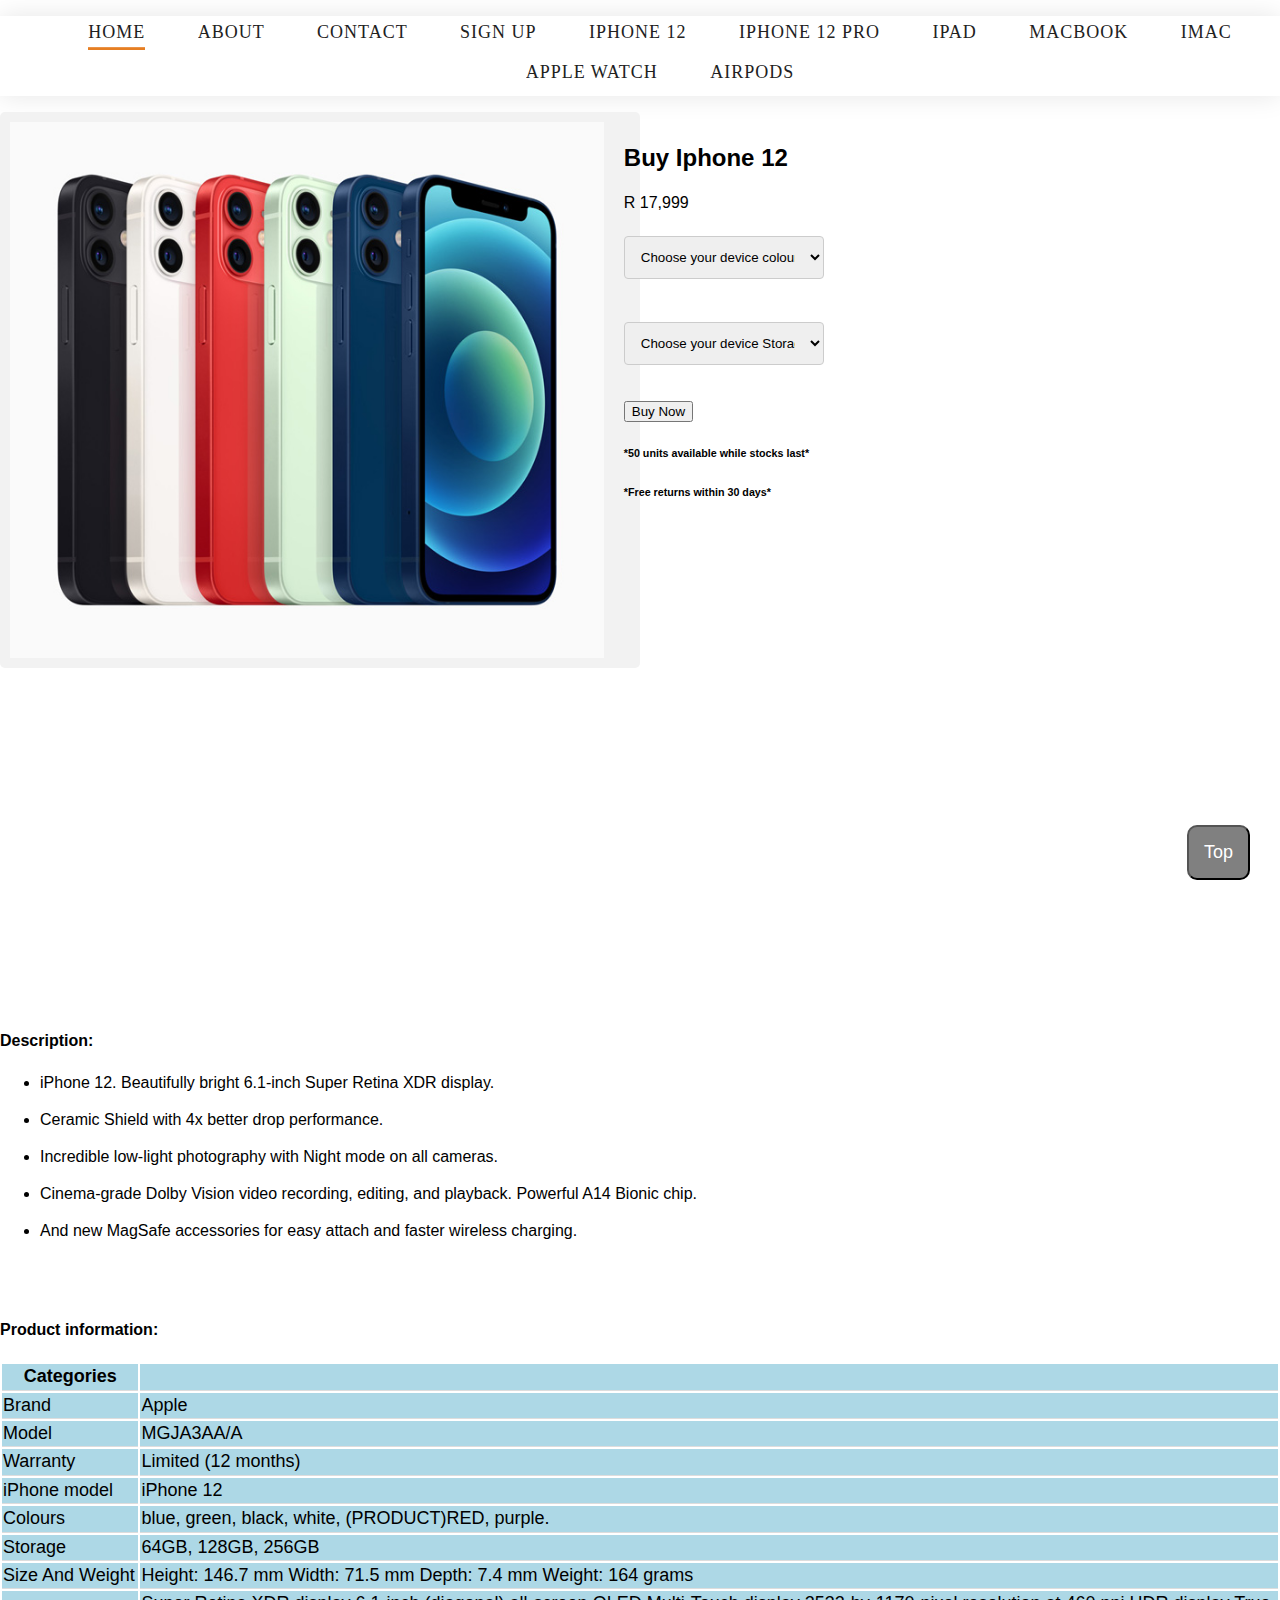
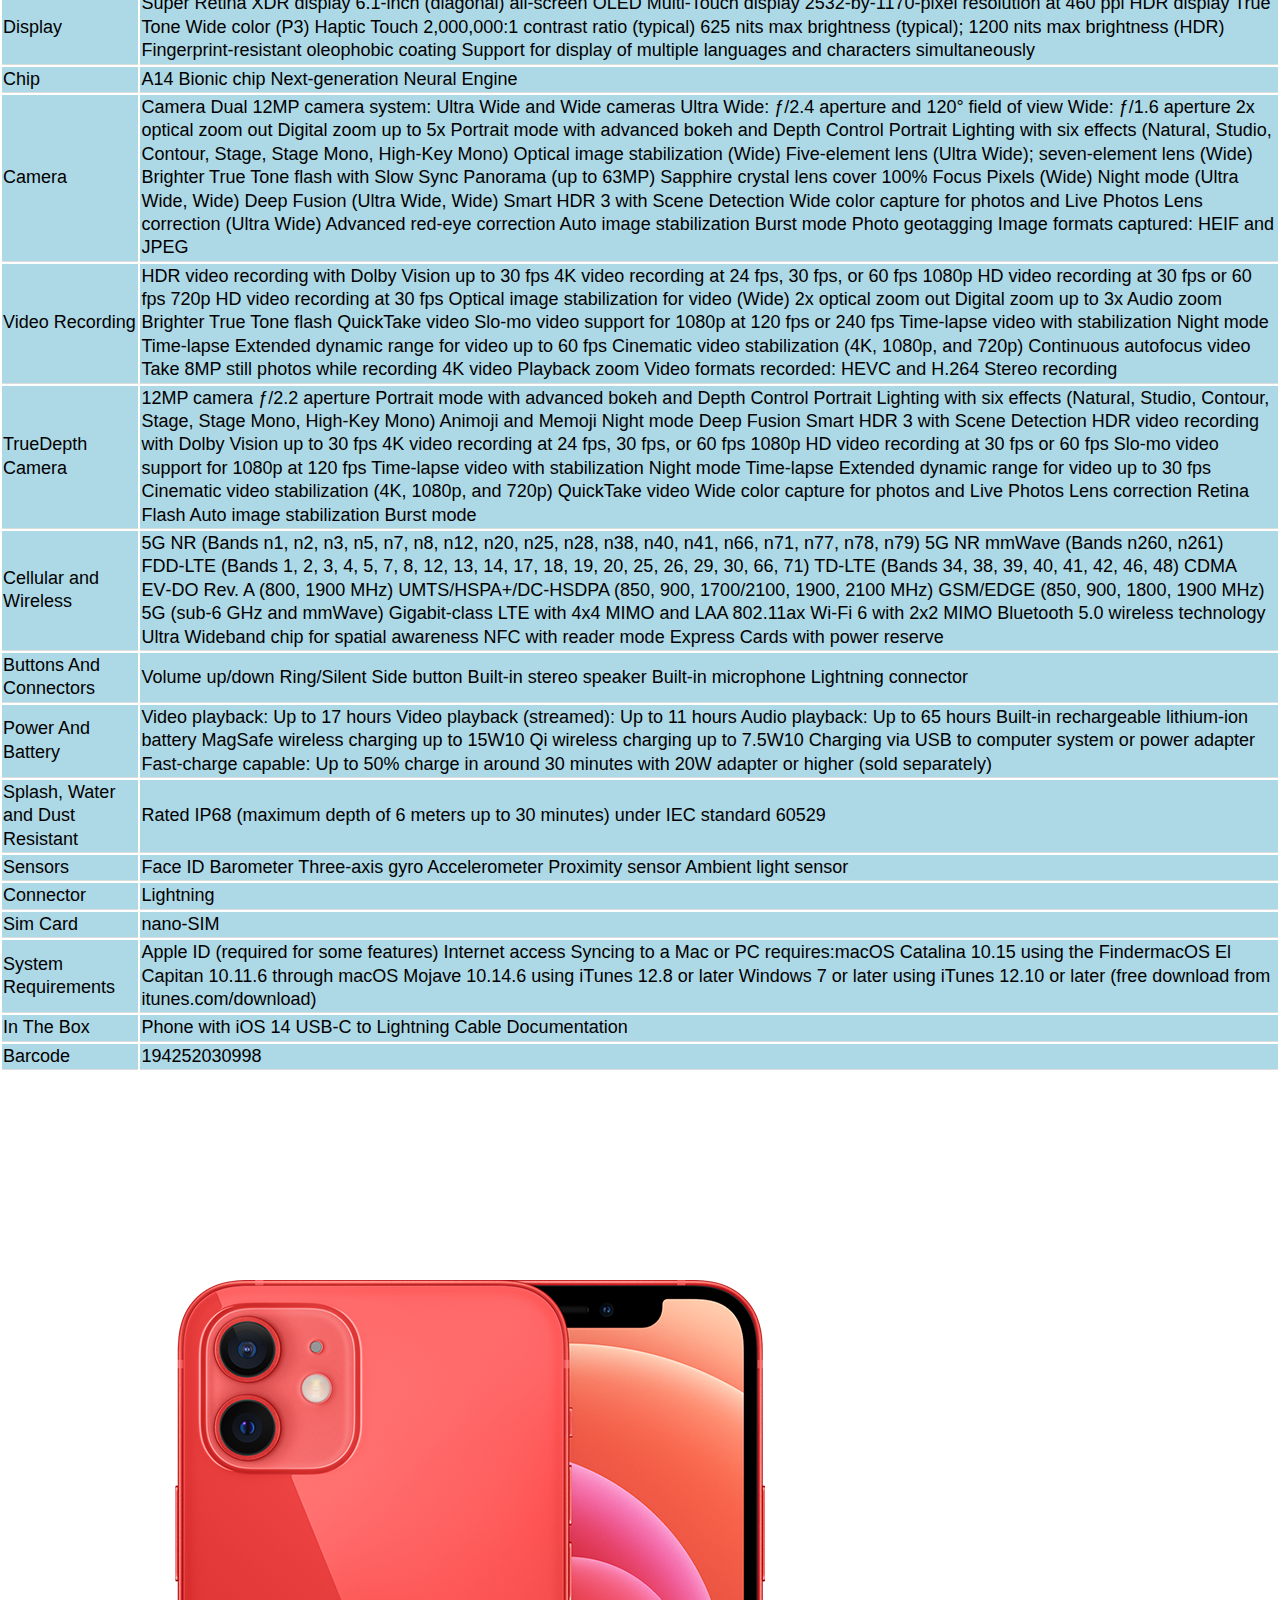
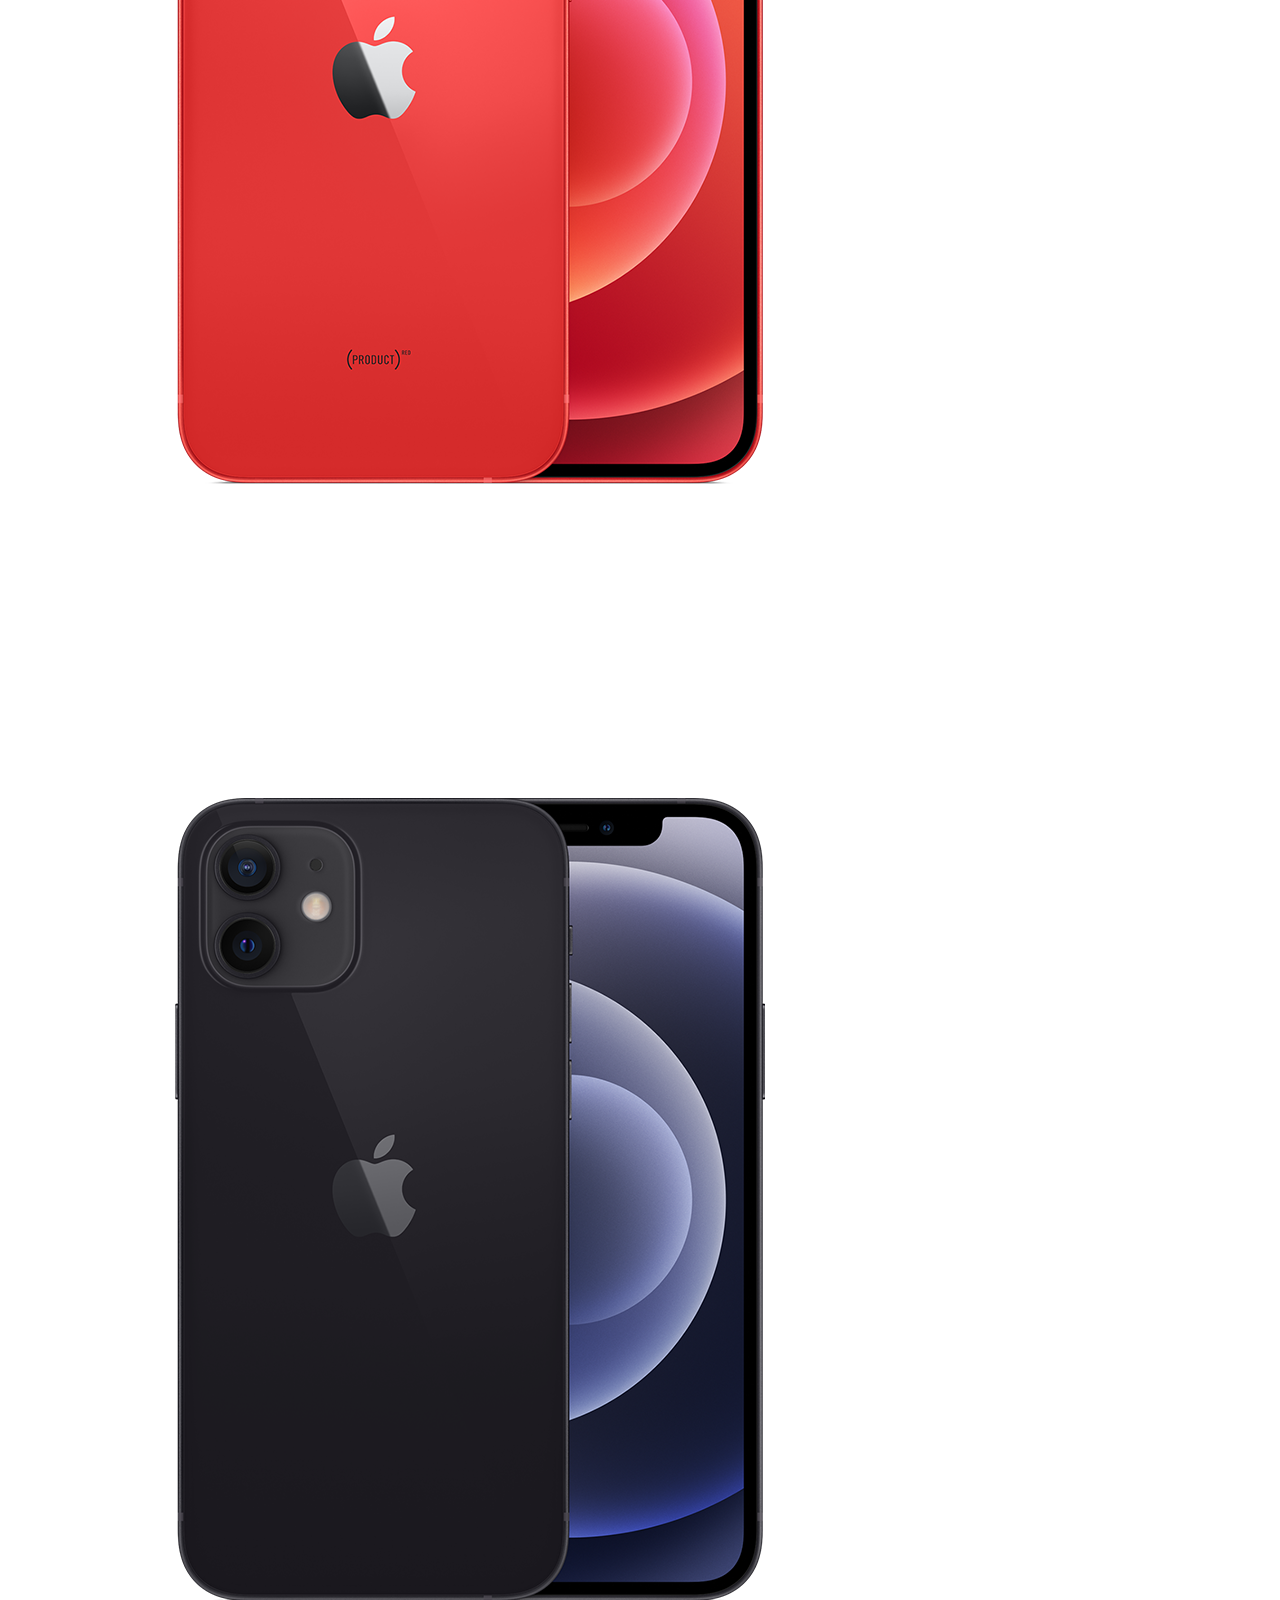
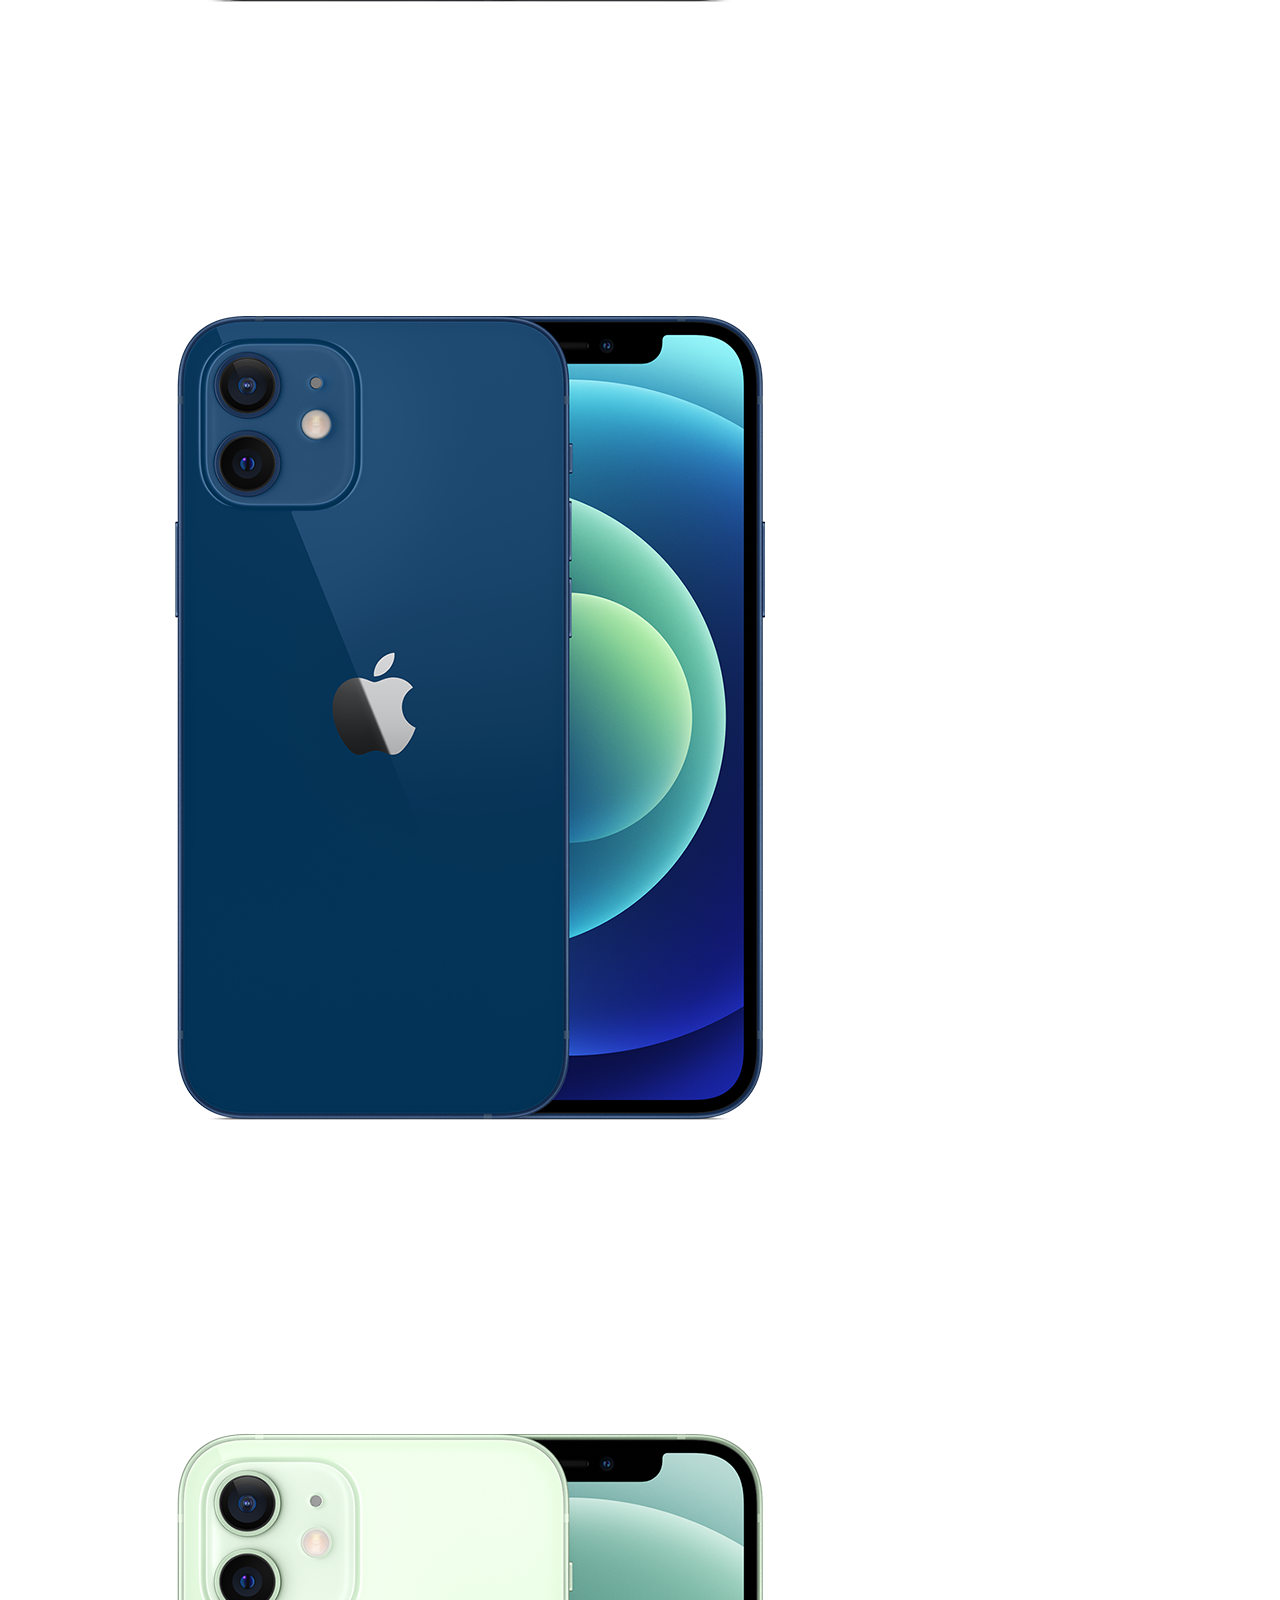
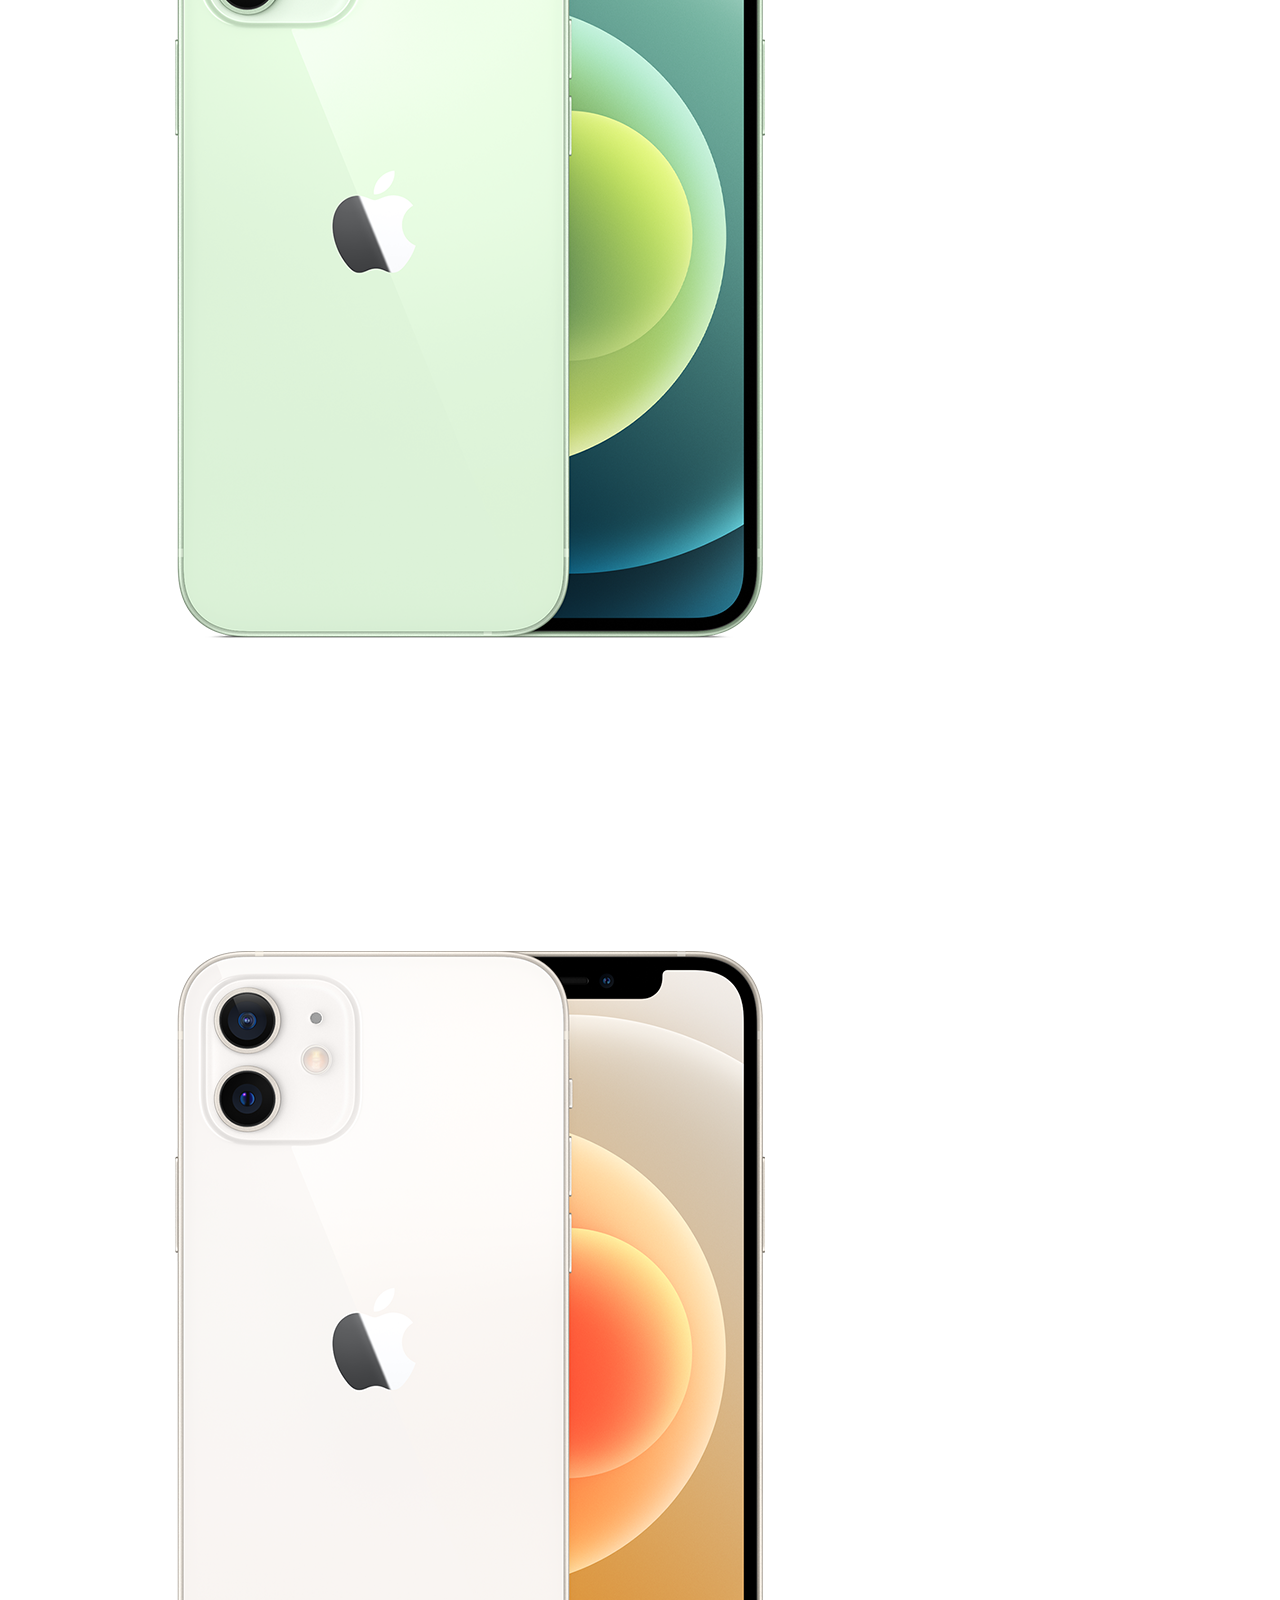
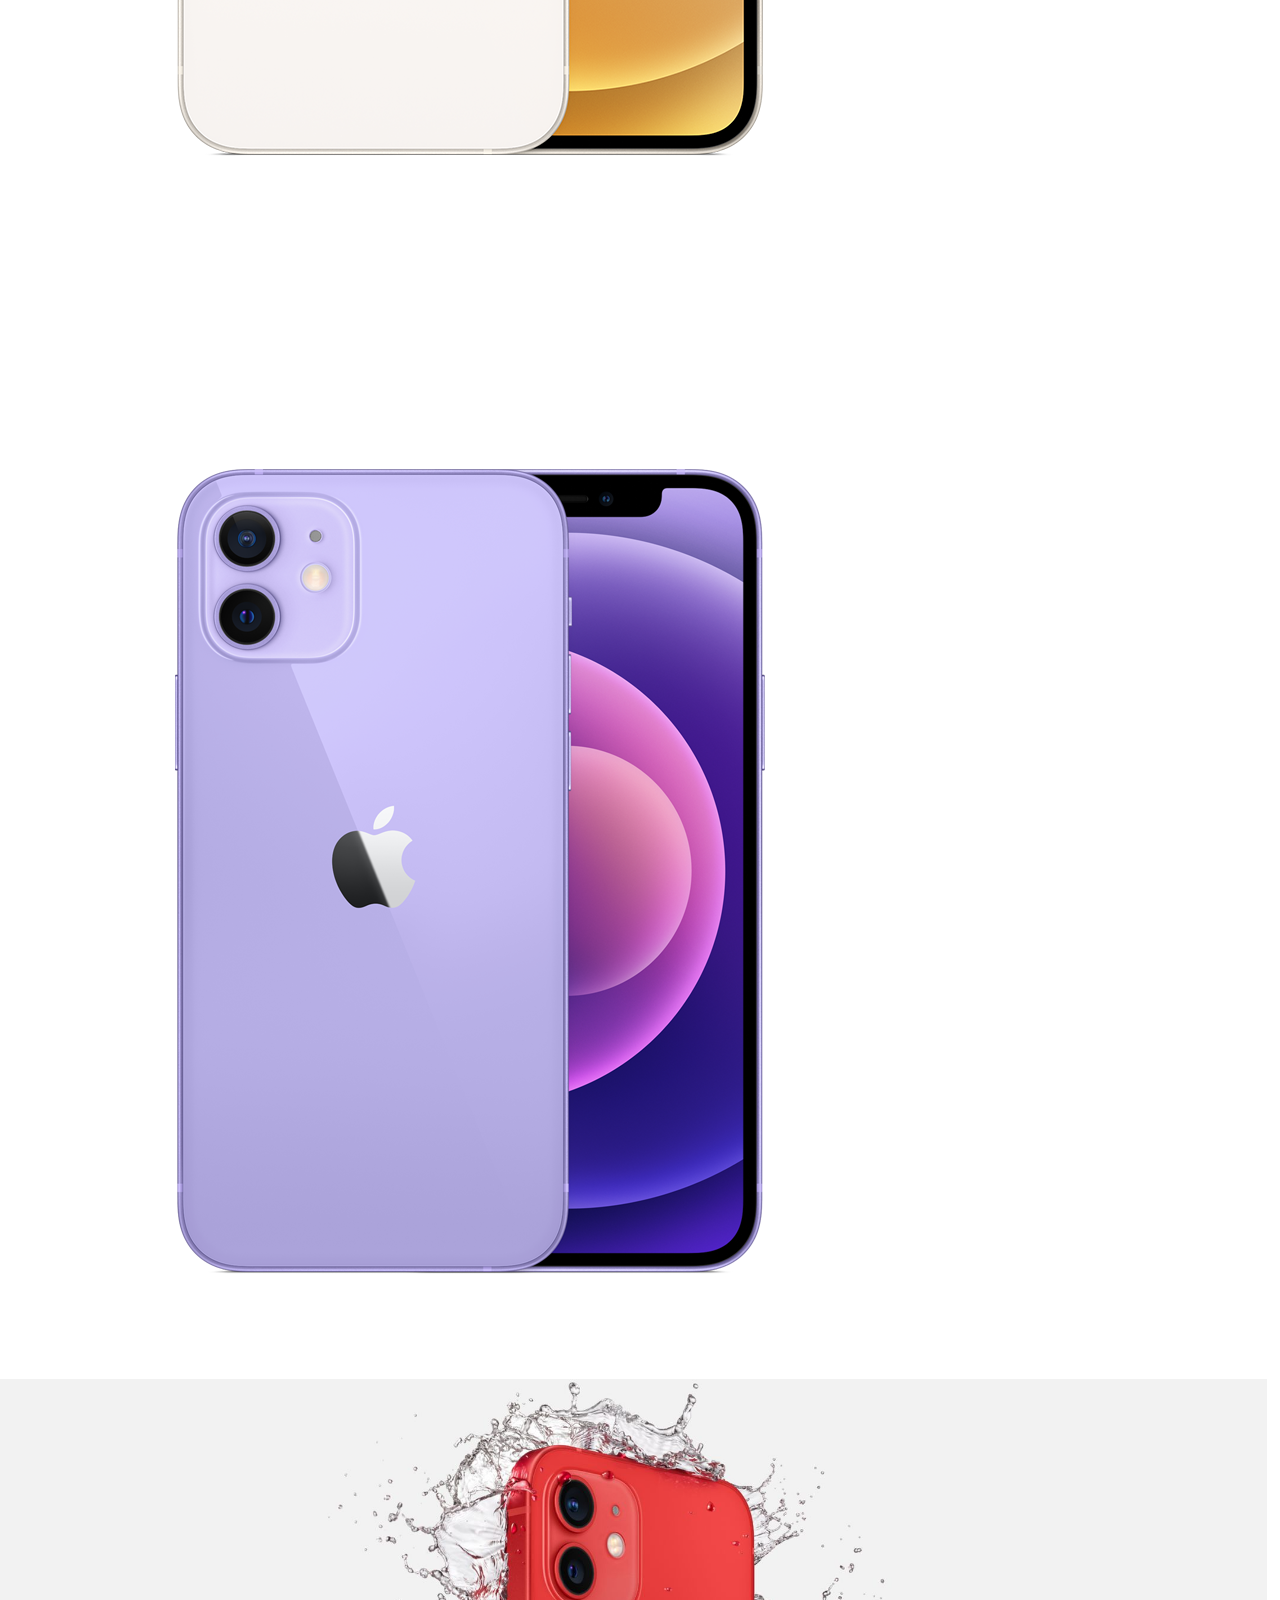
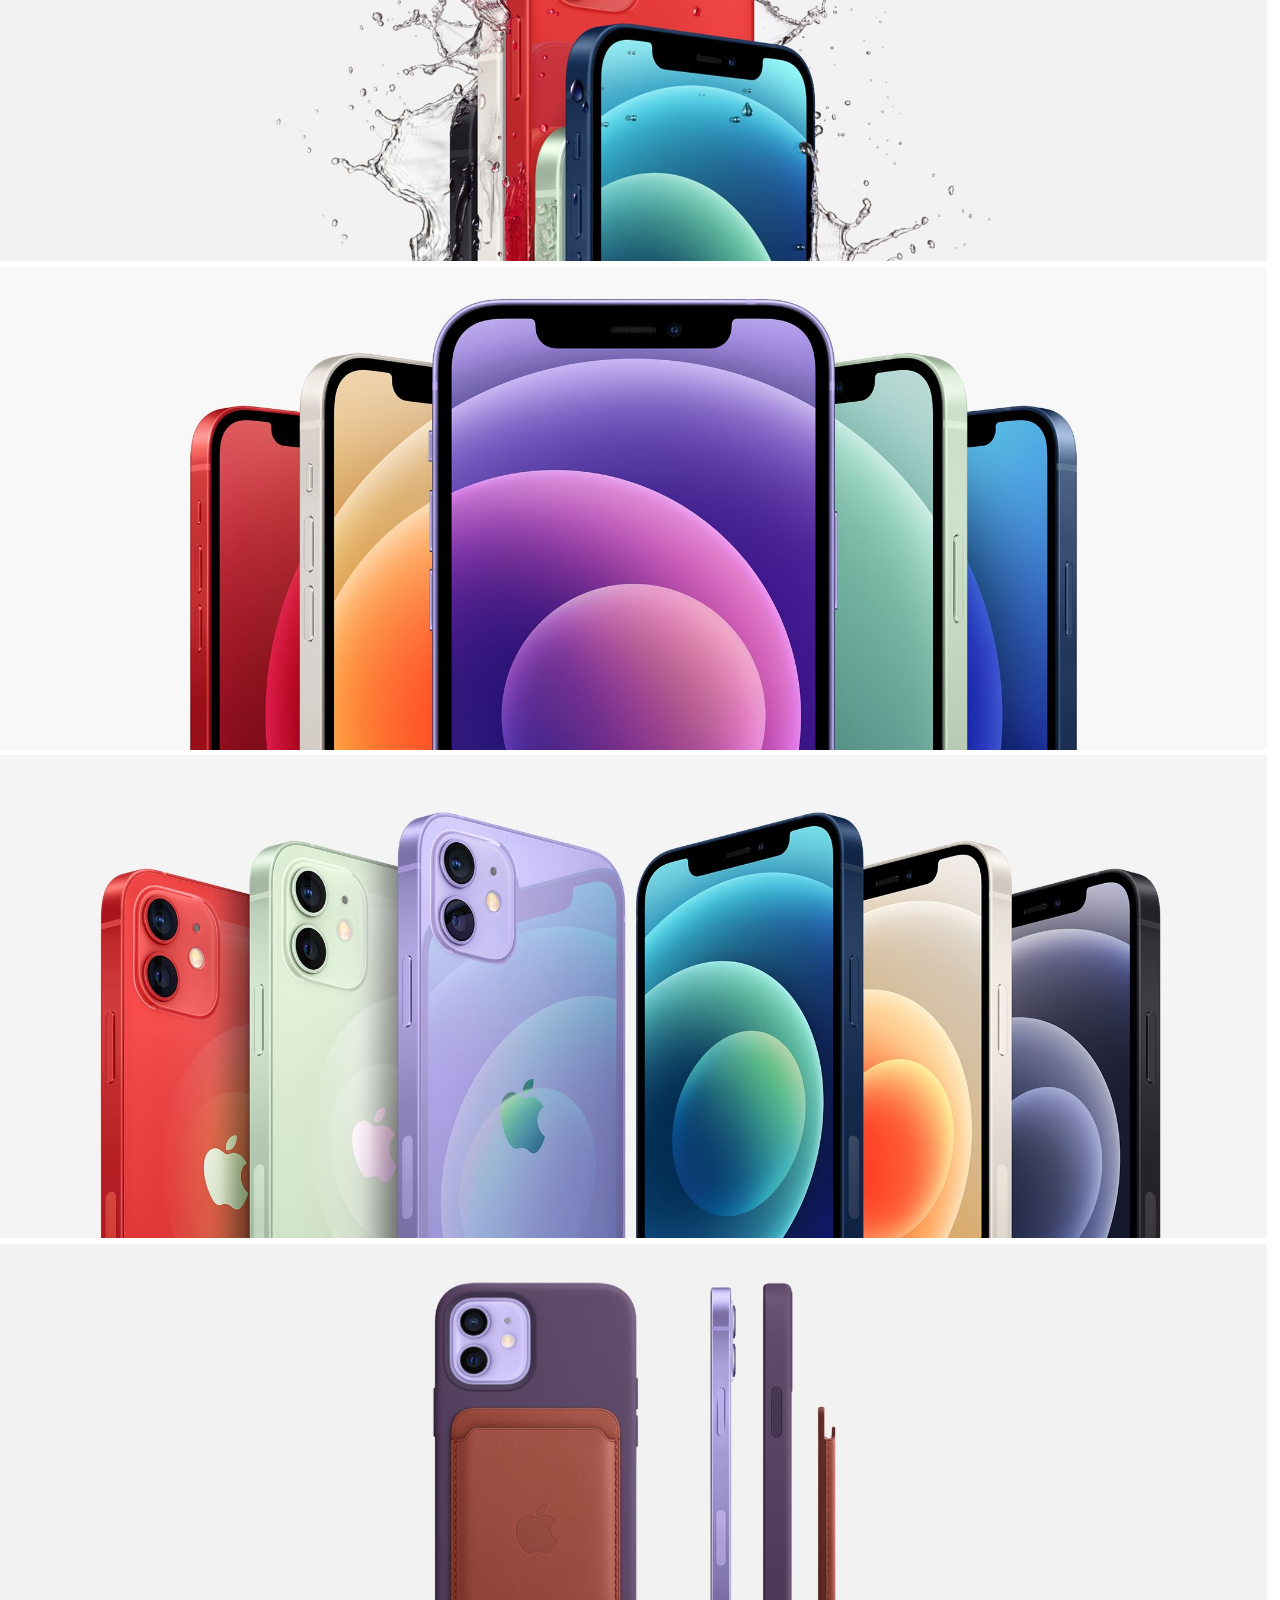
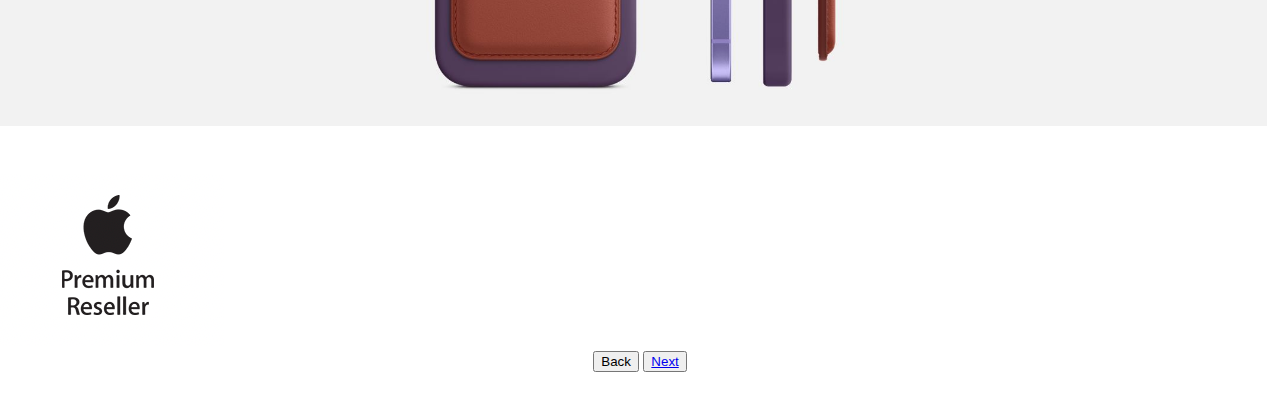
<file: iphone.html>
<!DOCTYPE html>

<html>
    
    <head>
         <link rel="stylesheet" href="styles.css">
        
        <meta charset="utf-8">
        
        <title>iphone 12</title>
        
        <meta name="viewport" content="width=device-width, initial-scale=1.0">
        
        <body style="background-color: white">
            
            
            
            <div class="header" id="myHeader">
                
             
	<nav class="style-4">
		<ul class="menu-4">
            
		  <li class="current"><a href="index.html" data-hover="Home">Home</a></li>
            
		  <li><a href="About%20Us.html" data-hover="About Us">About</a></li>
            
             <li><a href="Contact%20Us.html" data-hover="Contact Us">Contact</a></li>
            
            <li><a href="signup.html" data-hover="Sign up">Sign up</a></li>
            
             <li><a href="iphone.html" data-hover="iPhone">iPhone 12</a></li>
            
		  <li><a href="iphone%2012%20pro.html" data-hover="iphone 12 Pro">iPhone 12 Pro</a></li>

            
		  <li><a href="ipad.html" data-hover="ipad">iPad</a></li>
            
            <li><a href="MacBook.html" data-hover="MacBook">MacBook</a></li>
            
		  <li><a href="iMac.html" data-hover="iMac">iMac</a></li>
            
        <li><a href="Apple%20Watch.html" data-hover="Apple Watch">Apple Watch</a></li>
            
            <li><a href="Airpods%20Max.html" data-hover="AirPods">AirPods</a></li>
            
		</ul>
        
	</nav>
                
                
                
                
                
                
                
                
                
                
                
                
            
         
                
            </div>
        
  <div class="container">
  <img class="fit" style="float: left;padding-right: 20px;" img class="container__image" src="images/iphone%2012%20all%20colors.jpg" width="50%" height="50%">
      
     
     
            
  <div class="container__text">
      
    <h2>Buy Iphone 12</h2>
      
    <p>R 17,999</p>
      
 
      
     <div class="custom-select" style="width:200px;">
         
  <select>
    <option value="0">Choose your device colour:</option>
    <option value="1">Product Red</option>
    <option value="2">Black</option>
    <option value="3">Blue</option>
    <option value="4">Green</option>
    <option value="5">White</option>
    <option value="6">Purple</option>
    
  </select>
         
         <br/><br/>
         
         <select>
    <option value="0">Choose your device Storage:</option>
    <option value="1">64GB (R 16,499)</option>
    <option value="2">128GB (R 17,999)</option>
    <option value="3">256GB (R 20,499)</option>
   
    </select>
         
         <br/><br/>
         
         <button type="button">Buy Now</button>
         
         <h6>*50 units available while stocks last*</h6>
         <h6>*Free returns within 30 days*</h6>
      
</div>
      
  </div>
            
</div>
            
            <br/>
            
            <center>
            
 <iframe width="560" height="315" src="https://www.youtube.com/embed/65JrtwtTOdc" title="YouTube video player" frameborder="0" allow="accelerometer; autoplay; clipboard-write; encrypted-media; gyroscope; picture-in-picture" allowfullscreen></iframe>
            
            </center>
          

            
            <h4>Description:</h4>
            
      

                     
<ul>
    
    <li><p>iPhone 12. Beautifully bright 6.1-inch Super Retina XDR display.</p></li>
        
       <li><p> Ceramic Shield with 4x better drop performance.</p></li>
           
           <li><p>Incredible low-light photography with Night mode on all cameras.</p></li>
            
           <li><p> Cinema-grade Dolby Vision video recording, editing, and playback. Powerful A14 Bionic chip. </p></li>
        
       <li><p> And new MagSafe accessories for easy attach and faster wireless charging.</p></li>
            
 </ul> 
            
            
            
            
        <br/><br/>
            
            <h4>Product information:</h4>
            
           <div style="overflow-x:auto;">
               
               <font size="2" face="arial" >
            
            <table>
  <tr>
      
    <th>Categories</th>
      
    <th></th> 
      
  </tr>
                
  <tr>
      
    <td>Brand</td>
      
    <td>Apple</td> 
      
    
      
  </tr>
                
  <tr>
      
    <td>Model</td>
      
    <td>MGJA3AA/A</td> 
      
  </tr>
                
       <tr>        
                
    <td>Warranty</td>
     <td>Limited (12 months)</td>     
           
           </tr> 
                
                <tr>
      
    <td>iPhone model</td>
      
    <td>iPhone 12</td> 
      
  </tr>
                
     <tr>
      
    <td>Colours</td>
      
         <td>blue, green, black, white, (PRODUCT)RED, purple.</td>
      
  </tr>
                
     <tr>
      
    <td>Storage</td>
      
         <td>64GB, 128GB, 256GB</td>
      
  </tr>
                
    <tr>
      
    <td>Size And Weight</td>
      
         <td>Height: 146.7 mm
Width: 71.5 mm
Depth: 7.4 mm
Weight: 164 grams</td>
      
  </tr>
                
                <tr>
      
    <td>Display</td>
      
         <td>Super Retina XDR display
6.1‑inch (diagonal) all‑screen OLED Multi‑Touch display
2532‑by‑1170-pixel resolution at 460 ppi
HDR display
True Tone
Wide color (P3)
Haptic Touch
2,000,000:1 contrast ratio (typical)
625 nits max brightness (typical); 1200 nits max brightness (HDR)
Fingerprint-resistant oleophobic coating
Support for display of multiple languages and characters simultaneously
</td>
      
  </tr>
                
                 <tr>
      
    <td>Chip</td>
      
         <td>A14 Bionic chip
Next‑generation Neural Engine</td>
      
  </tr>
                
                 <tr>
      
    <td>Camera</td>
      
         <td>Camera
Dual 12MP camera system: Ultra Wide and Wide cameras
Ultra Wide: ƒ/2.4 aperture and 120° field of view
Wide: ƒ/1.6 aperture
2x optical zoom out
Digital zoom up to 5x
Portrait mode with advanced bokeh and Depth Control
Portrait Lighting with six effects (Natural, Studio, Contour, Stage, Stage Mono, High‑Key Mono)
Optical image stabilization (Wide)
Five‑element lens (Ultra Wide); seven‑element lens (Wide)
Brighter True Tone flash with Slow Sync
Panorama (up to 63MP)
Sapphire crystal lens cover
100% Focus Pixels (Wide)
Night mode (Ultra Wide, Wide)
Deep Fusion (Ultra Wide, Wide)
Smart HDR 3 with Scene Detection
Wide color capture for photos and Live Photos
Lens correction (Ultra Wide)
Advanced red‑eye correction
Auto image stabilization
Burst mode
Photo geotagging
Image formats captured: HEIF and JPEG</td>
      
  </tr>
                
                 <tr>
      
    <td>Video Recording</td>
      
         <td>HDR video recording with Dolby Vision up to 30 fps
4K video recording at 24 fps, 30 fps, or 60 fps
1080p HD video recording at 30 fps or 60 fps
720p HD video recording at 30 fps
Optical image stabilization for video (Wide)
2x optical zoom out
Digital zoom up to 3x
Audio zoom
Brighter True Tone flash
QuickTake video
Slo‑mo video support for 1080p at 120 fps or 240 fps
Time‑lapse video with stabilization
Night mode Time‑lapse
Extended dynamic range for video up to 60 fps
Cinematic video stabilization (4K, 1080p, and 720p)
Continuous autofocus video
Take 8MP still photos while recording 4K video
Playback zoom
Video formats recorded: HEVC and H.264
Stereo recording</td>
      
  </tr>
                
                <tr>
      
    <td>TrueDepth Camera</td>
      
         <td>12MP camera
ƒ/2.2 aperture 
Portrait mode with advanced bokeh and Depth Control
Portrait Lighting with six effects (Natural, Studio, Contour, Stage, Stage Mono, High‑Key Mono)
Animoji and Memoji
Night mode
Deep Fusion
Smart HDR 3 with Scene Detection
HDR video recording with Dolby Vision up to 30 fps
4K video recording at 24 fps, 30 fps, or 60 fps
1080p HD video recording at 30 fps or 60 fps
Slo‑mo video support for 1080p at 120 fps
Time‑lapse video with stabilization
Night mode Time‑lapse
Extended dynamic range for video up to 30 fps
Cinematic video stabilization (4K, 1080p, and 720p)
QuickTake video
Wide color capture for photos and Live Photos
Lens correction
Retina Flash
Auto image stabilization
Burst mode</td>
      
  </tr>
                
                 <tr>
      
    <td>Cellular and Wireless</td>
      
    <td>5G NR (Bands n1, n2, n3, n5, n7, n8, n12, n20, n25, n28, n38, n40, n41, n66, n71, n77, n78, n79) 5G NR mmWave (Bands n260, n261)
FDD‑LTE (Bands 1, 2, 3, 4, 5, 7, 8, 12, 13, 14, 17, 18, 19, 20, 25, 26, 29, 30, 66, 71)
TD‑LTE (Bands 34, 38, 39, 40, 41, 42, 46, 48)
CDMA EV‑DO Rev. A (800, 1900 MHz)
UMTS/HSPA+/DC‑HSDPA (850, 900, 1700/2100, 1900, 2100 MHz)
GSM/EDGE (850, 900, 1800, 1900 MHz)
5G (sub‑6 GHz and mmWave)
Gigabit‑class LTE with 4x4 MIMO and LAA
802.11ax Wi‑Fi 6 with 2x2 MIMO
Bluetooth 5.0 wireless technology
Ultra Wideband chip for spatial awareness
NFC with reader mode
Express Cards with power reserve
</td>
      
  </tr>
                
                <tr>
      
    <td>Buttons And Connectors</td>
      
    <td>Volume up/down
Ring/Silent
Side button
Built-in stereo speaker
Built-in microphone
Lightning connector </td>
      
  </tr>
                
                <tr>
      
    <td>Power And Battery</td>
      
    <td>Video playback: Up to 17 hours
Video playback (streamed): Up to 11 hours
Audio playback: Up to 65 hours
Built-in rechargeable lithium-ion battery
MagSafe wireless charging up to 15W10
Qi wireless charging up to 7.5W10
Charging via USB to computer system or power adapter
Fast-charge capable: Up to 50% charge in around 30 minutes with 20W adapter or higher (sold separately)</td>
      
  </tr>
                
                <tr>
      
    <td>Splash, Water and Dust Resistant</td>
      
    <td>Rated IP68 (maximum depth of 6 meters up to 30 minutes) under IEC standard 60529</td>
      
  </tr>
                
                <tr>
      
    <td>Sensors</td>
      
    <td>Face ID
Barometer
Three‑axis gyro
Accelerometer
Proximity sensor
Ambient light sensor</td>
      
  </tr>
                
                <tr>
      
    <td>Connector</td>
      
    <td>Lightning</td>
      
  </tr>
                
                 <tr>
      
    <td>Sim Card</td>
      
    <td>nano-SIM</td>
      
  </tr>
                
                <tr>
      
    <td>System Requirements
</td>
      
    <td>Apple ID (required for some features)
Internet access
Syncing to a Mac or PC requires:macOS Catalina 10.15 using the FindermacOS El Capitan 10.11.6 through macOS Mojave 10.14.6 using iTunes 12.8 or later
Windows 7 or later using iTunes 12.10 or later (free download from itunes.com/download)</td>
      
  </tr>
                
                <tr>
                    
                    <td>In The Box</td>
                    
                    <td>Phone with iOS 14
USB-C to Lightning Cable
Documentation</td>
                
                
                
                </tr>
                
                 <tr>
                    
                    <td>Barcode</td>
                    
                    <td>194252030998</td>
                
                
                
                </tr>
                
                
                   </table></font></div>
            
    
            
            
            
            <div>
           
                <img class="fit" src="images/iphone%2012%20red.png" width="300" height="300">
            
            <img class="fit" src="images/iphone%2012%20black.png" width="300" height="300">
            
            <img class="fit" src="images/iphone%2012%20blue%20.png" wwidth="300" height="300">
            
            <img class="fit" src="images/iphone%2012%20green%20.png" width="300" height="300">
            
            <img class="fit" src="images/iphone%2012%20white.png" width="300" height="300">
            
            <img class="fit" src="images/iphone%2012%20purple.png" width="300" height="300">
            
            <img class="fit" src="images/iphone%2012%20water.jpg" width="300" height="300">
            
            <img  class="fit"src="images/iphone%2012%20gallery.jpg" width="300" height="300">
            
            <img  class="fit"src="images/iphone%2012%20gallery%202.jpg" width="300" height="300">
            
            <img class="fit" src="images/iphone%2012%20assesories.jpg" width="400" height="300">
            
            
          </div>
            
            
            
          
            
           
        
            
        
        
        
       
        
        
        
        
        
        <br/><br/>
            
             <img src="images/premium%20reseller.png" width="5px" height="5px">
            
      <div>
        
       <button onclick="topFunction()" id="myBtn" title="Go to top">Top</button>
    
     <script>
//Get the button
var mybutton = document.getElementById("myBtn");

// When the user scrolls down 20px from the top of the document, show the button
window.onscroll = function() {scrollFunction()};

function scrollFunction() {
  if (document.body.scrollTop > 20 || document.documentElement.scrollTop > 20) {
    mybutton.style.display = "block";
  } else {
    mybutton.style.display = "none";
  }
}

// When the user clicks on the button, scroll to the top of the document
function topFunction() {
  document.body.scrollTop = 0;
  document.documentElement.scrollTop = 0;
}
</script>
            
            </div>
        
        <div>
      
        
        <center>
            <button onclick="goBack()">Back</button>

<script>
function goBack() {
  window.history.back();
}
                </script>
            
    <button>
        
        <a href="iphone%2012%20pro.html" class="next">Next</a>

            
            </button>
            
            
            
            </center>
            
            </div>
            
            <br/>
            
            
            
        </body>
    </head>
</file>
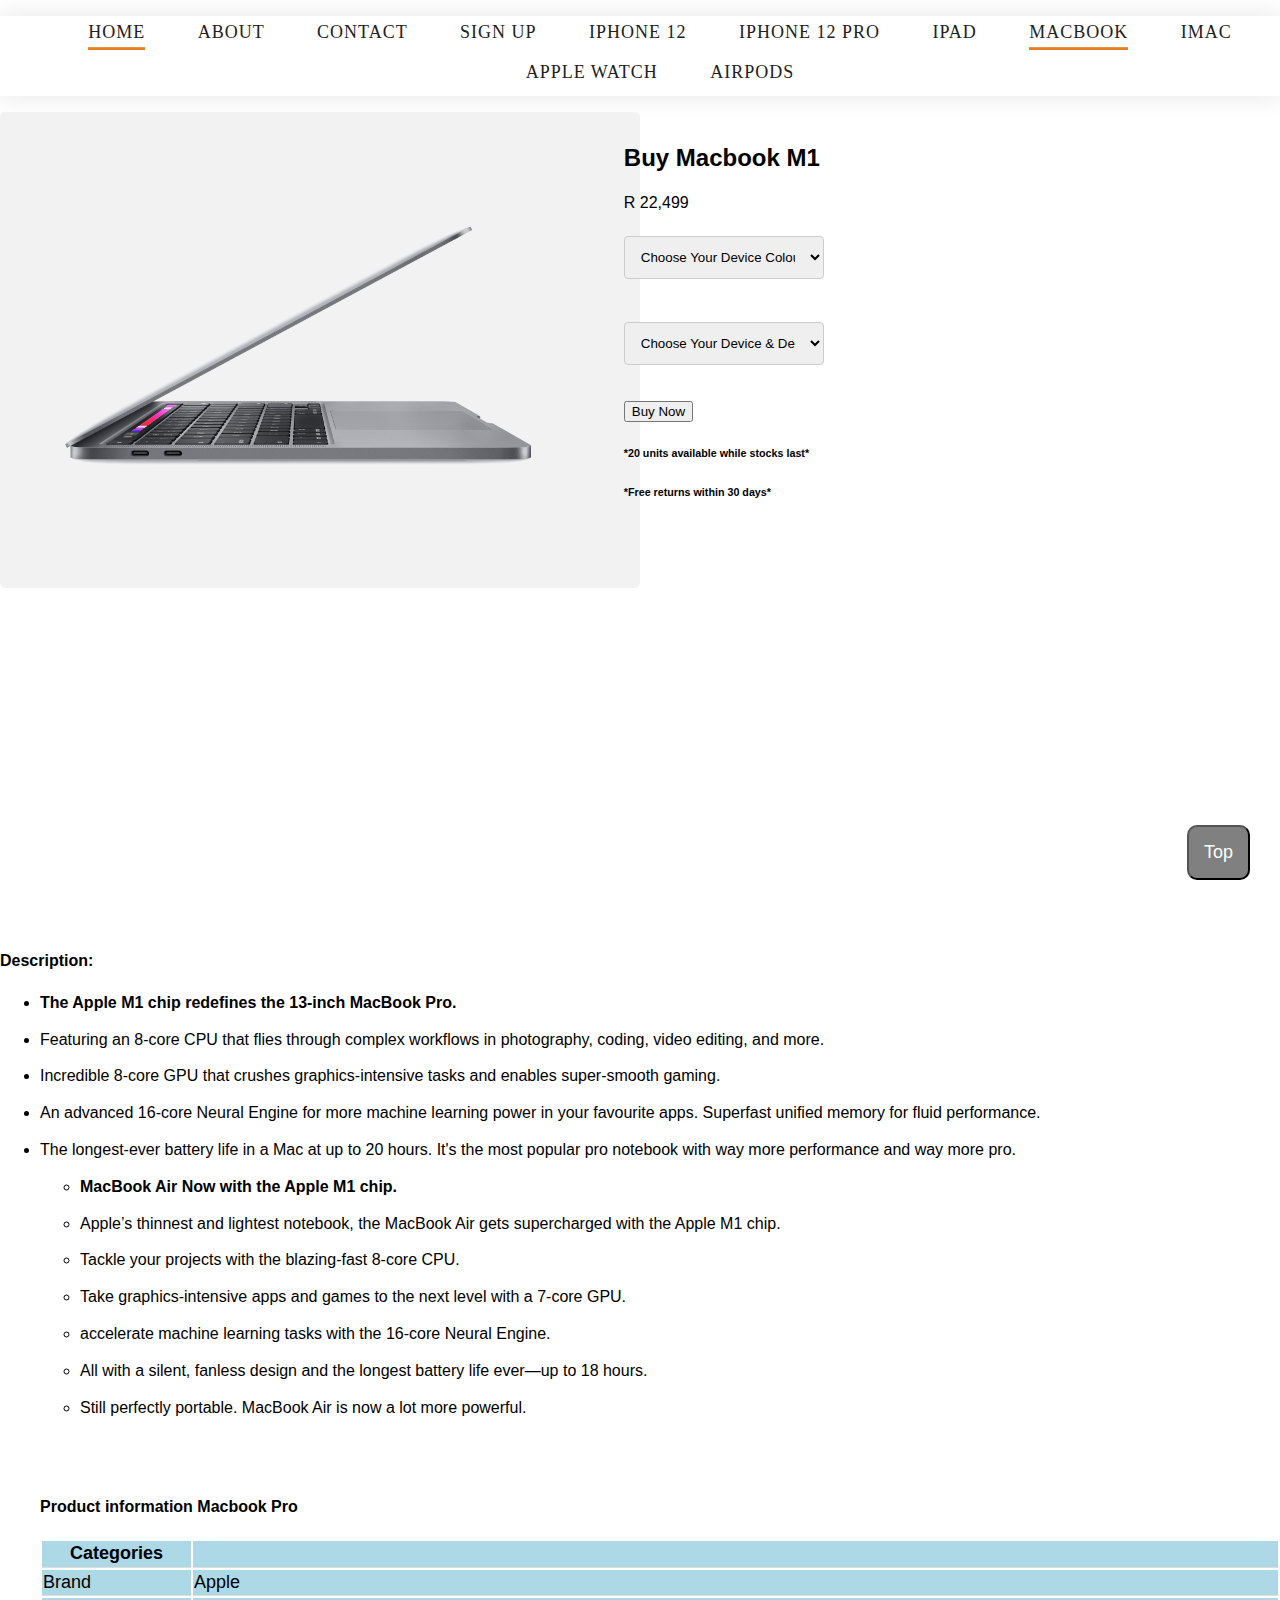
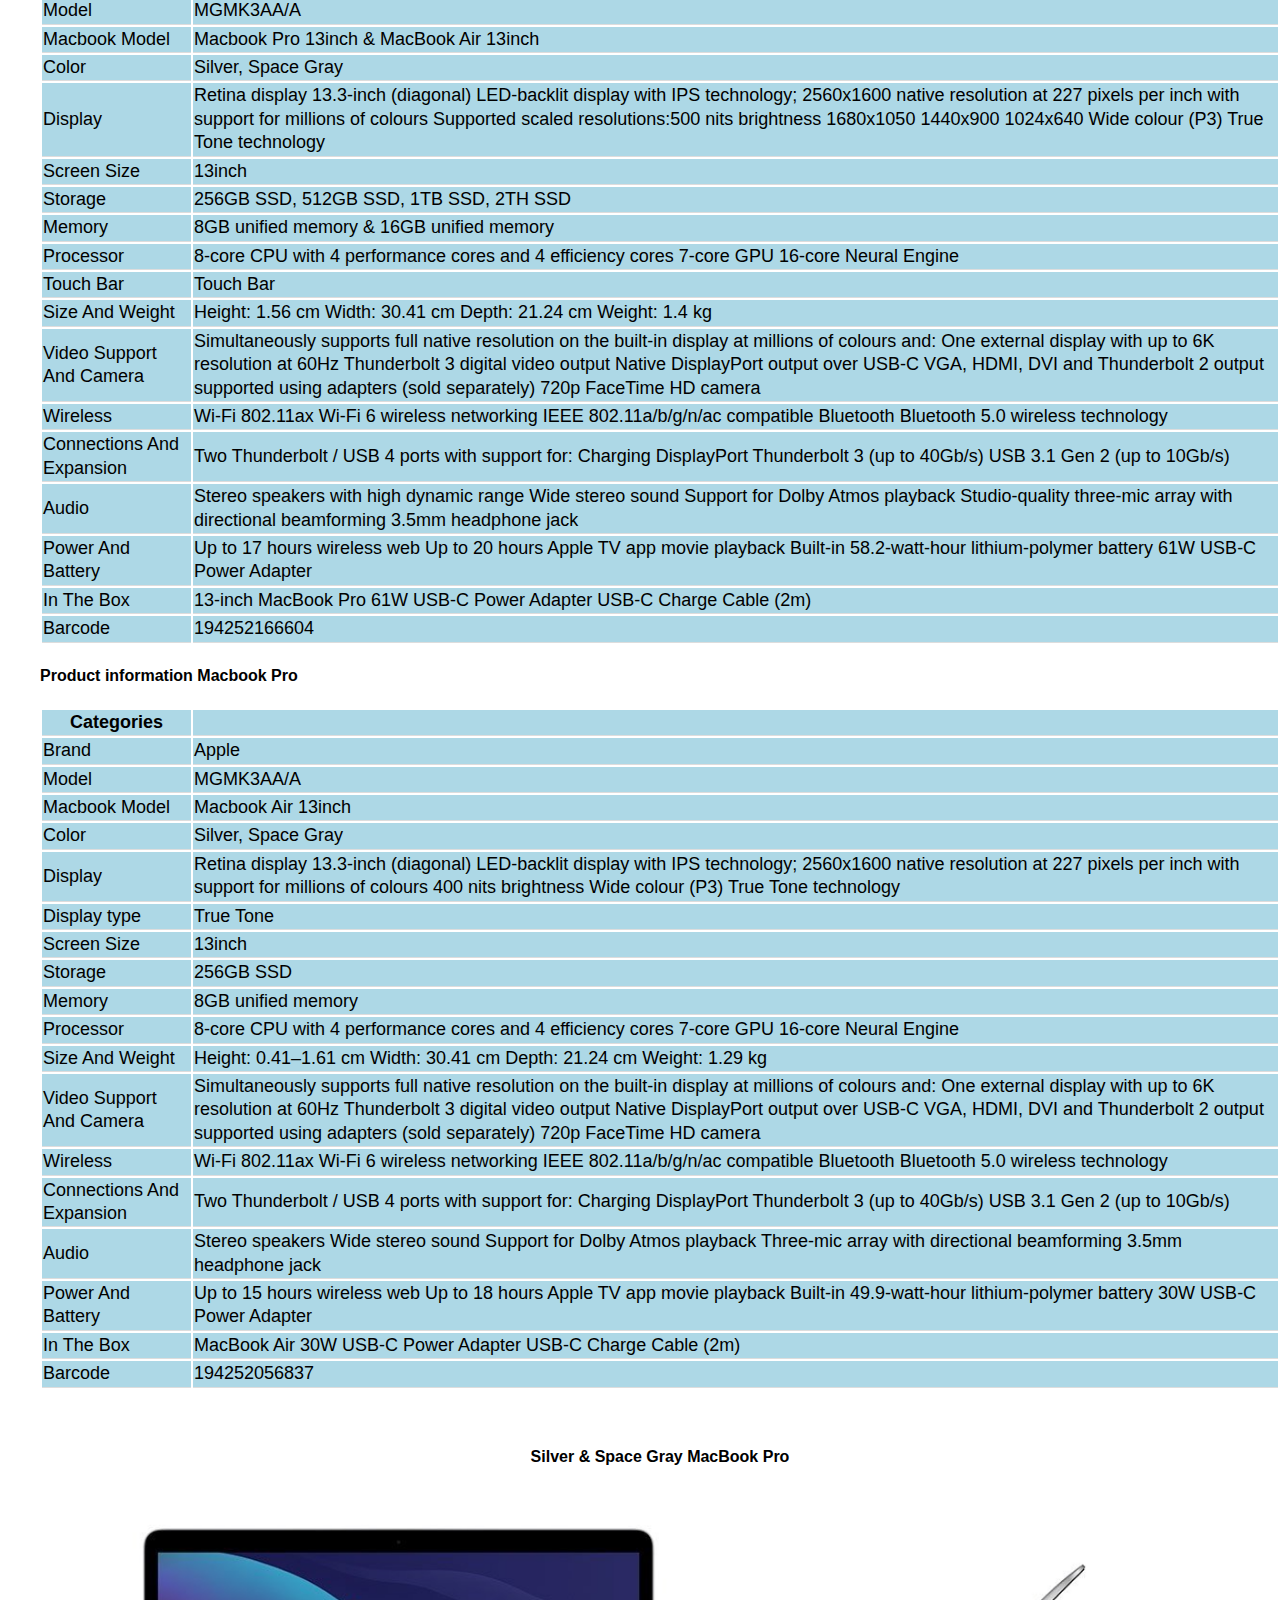
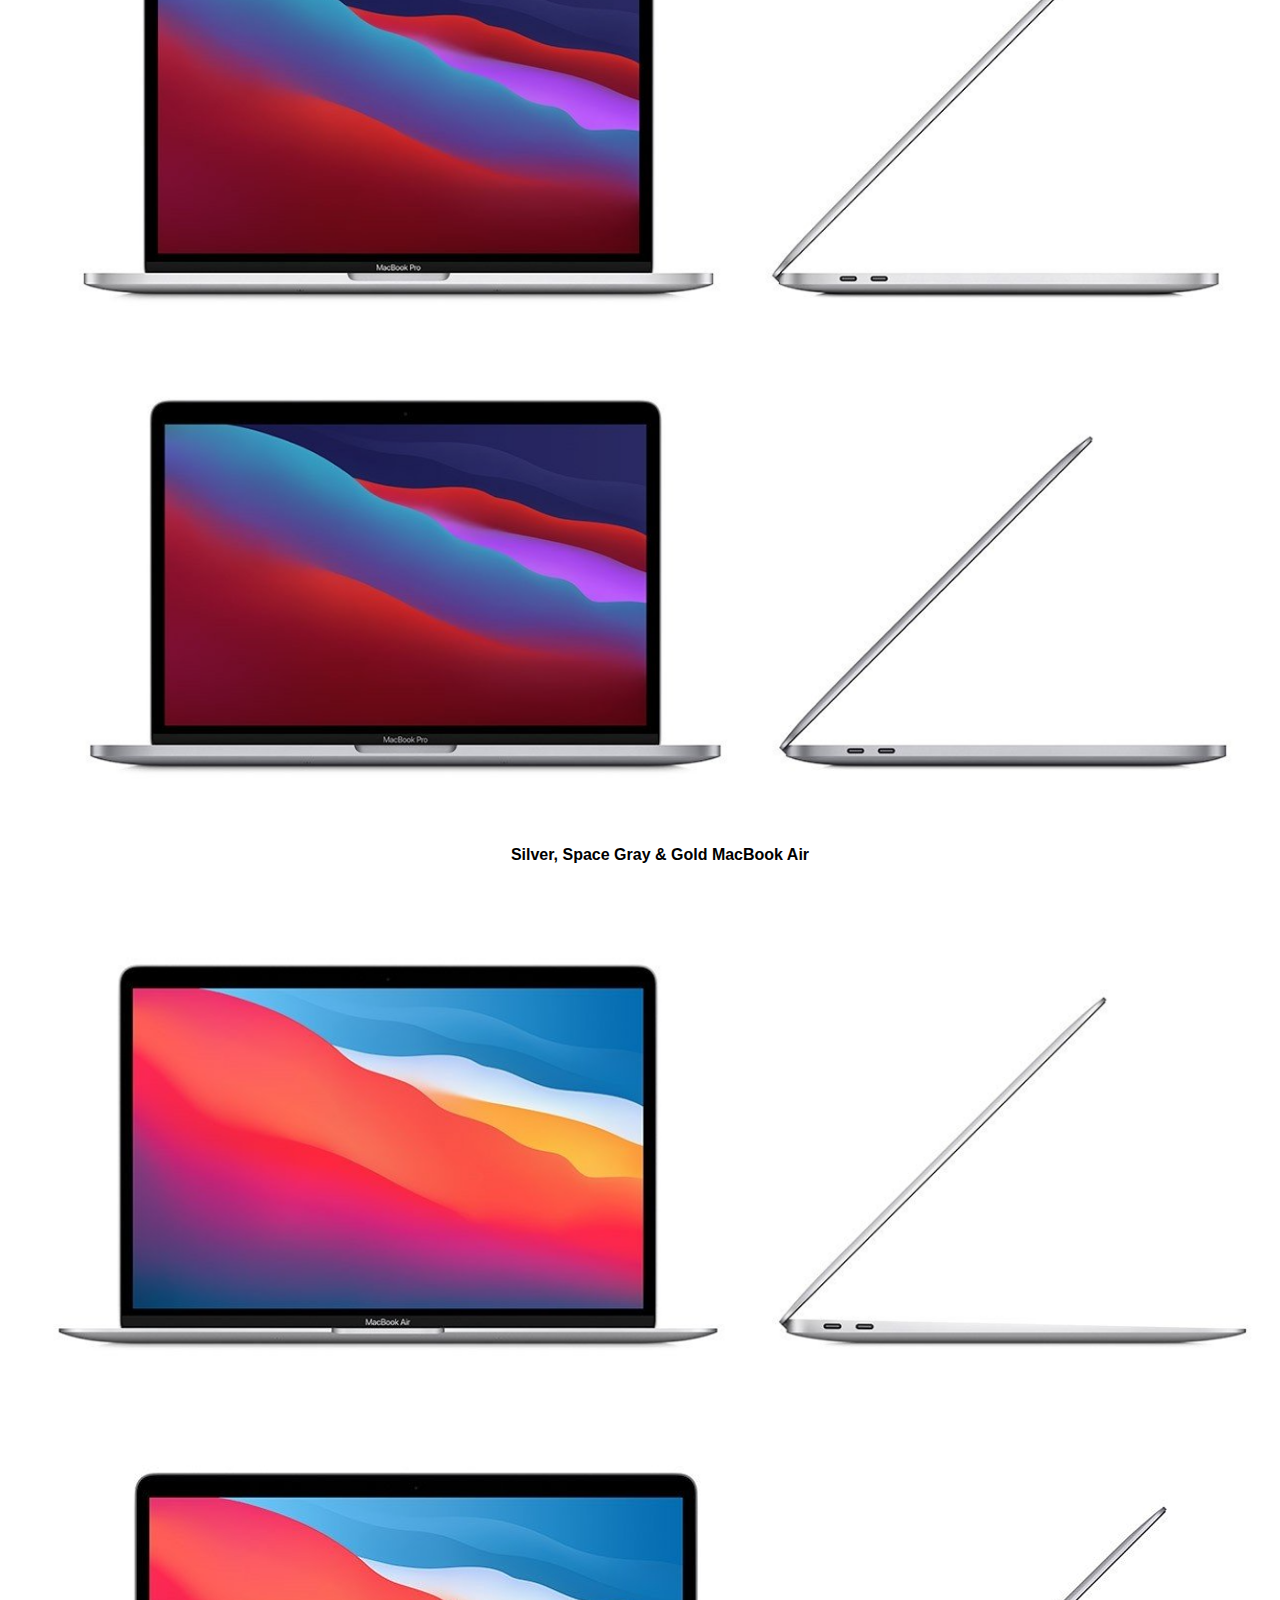
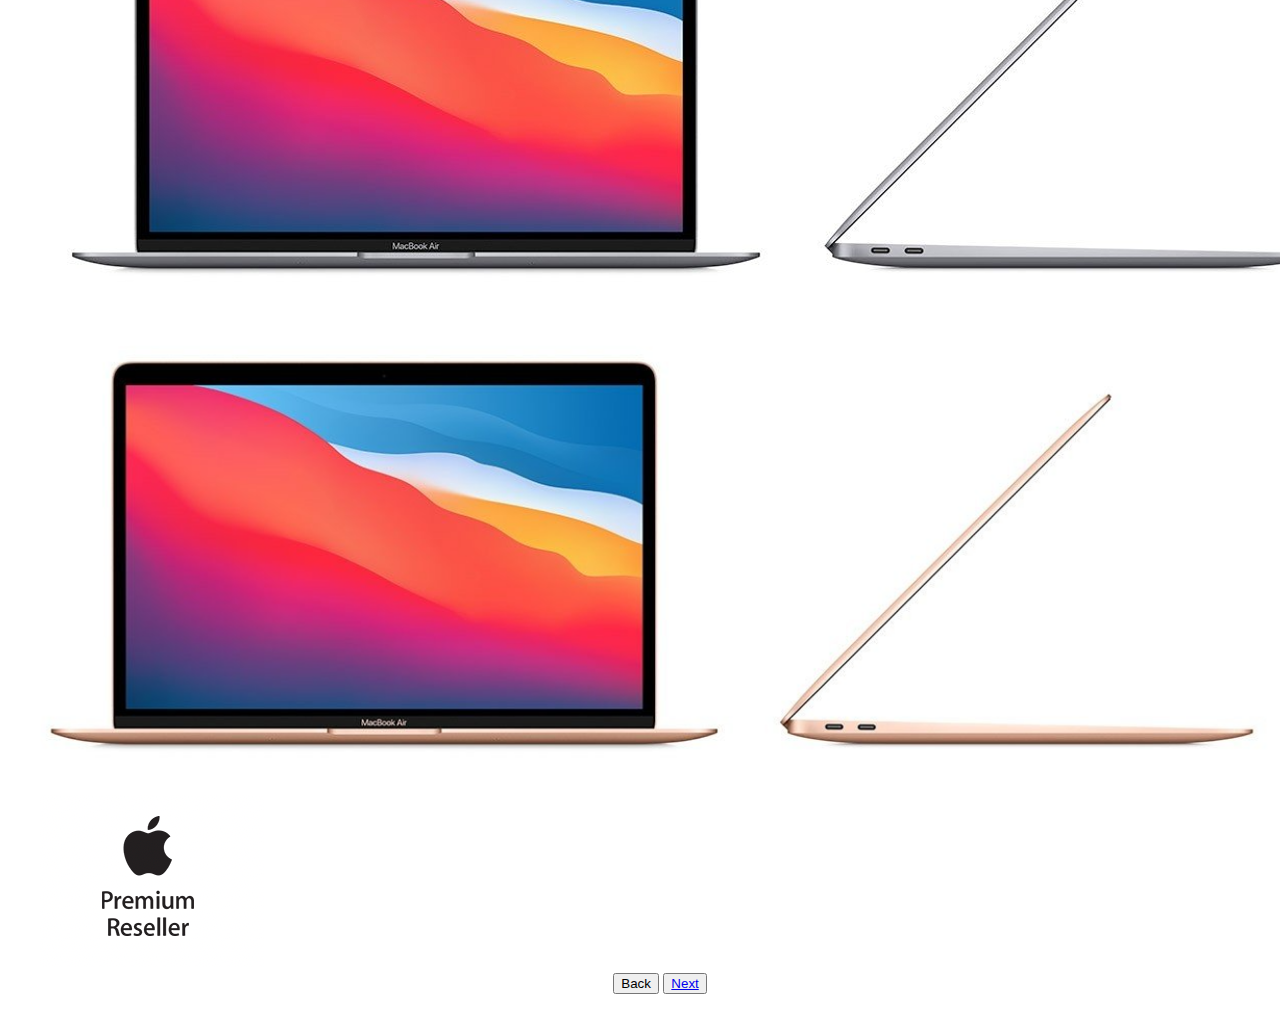
<file: MacBook.html>
<!DOCTYPE html>

<html>
    
    <head>
        
         <link rel="stylesheet" href="styles.css">
        
        <meta charset="utf-8">
        
        <title>Macbook</title>
        
        <meta name="viewport" content="width=device-width, initial-scale=1.0">
        
        <body style="background-color: white">
            
            
            
            <div class="header" id="myHeader">
                
             
	<nav class="style-4">
		<ul class="menu-4">
            
		  <li class="current"><a href="index.html" data-hover="Home">Home</a></li>
            
		  <li><a href="About%20Us.html" data-hover="About Us">About</a></li>
            
             <li><a href="Contact%20Us.html" data-hover="Contact">Contact</a></li>
            
            <li><a href="signup.html" data-hover="Sign up">Sign up</a></li>
            
             <li><a href="iphone.html" data-hover="iPhone">iPhone 12</a></li>
            
		  <li><a href="iphone%2012%20pro.html" data-hover="iphone 12 Pro">iPhone 12 Pro</a></li>

            
		  <li><a href="ipad.html" data-hover="ipad">iPad</a></li>
            
             <li class="current"><a href="MacBook.html" data-hover="MacBook">MacBook</a></li>
            
		  <li><a href="iMac.html" data-hover="iMac">iMac</a></li>
            
        <li><a href="Apple%20Watch.html" data-hover="Apple Watch">Apple Watch</a></li>
            
            <li><a href="Airpods%20Max.html" data-hover="AirPods">AirPods</a></li>
            
		</ul>
        
	</nav>
                
            </div>  
            
            
        
            
            
               
        
  <div class="container">
  <img class="fit" style="float: left;padding-right: 20px;" img class="container__image" src="images/macbook%20pro%20side%20lid%20open%20space%20grey.jpg" width="50%" height="50%">
      
      
      
      
            
  <div class="container__text">
      
    <h2>Buy Macbook M1</h2>   
      
    <p>R 22,499 </p>
      
 
     <div class="custom-select" style="width:200px;">
         
  <select>
    <option value="0">Choose Your Device Colour:</option>
    <option value="1">Space Gray</option>
    <option value="2">Silver</option>
    
   
    
  </select>
         
         <br/><br/>
         
         <select>
             <option value="0">Choose Your Device & Device Storage</option>
    <option value="1">MacBook Pro 13inch - 256GB (R 24,499)</option>
    <option value="2">MacBook Pro 13inch - 512GB (R 28,299)</option>
            
    <option value="3">MacBook Air 13inch - 256GB (R 17,99)</option>
    <option value="4">MacBook Air 13inch - 512GB (R 23,599)</option>
   
    </select>
         
         <br/><br/>
         
         <button type="button">Buy Now</button>
         
         <h6>*20 units available while stocks last*</h6>
         <h6>*Free returns within 30 days*</h6>
      
</div>
      
  </div>
            
</div>
            
            <br/>
            
            <center>
            
             <iframe width="560" height="315" src="https://www.youtube.com/embed/OCwmtt2BunE" title="YouTube video player" frameborder="0" allow="accelerometer; autoplay; clipboard-write; encrypted-media; gyroscope; picture-in-picture" allowfullscreen></iframe>

               
    </center>
        
           
            
            
          

            
            <h4>Description:</h4>
        
        <ul>
           <b> <li><p>The Apple M1 chip redefines the 13-inch MacBook Pro.</p></li> </b>
            
            <li><p>Featuring an 8-core CPU that flies through complex workflows in photography, coding, video editing, and more.</p></li>
        
        <li><p>Incredible 8-core GPU that crushes graphics-intensive tasks and enables super-smooth gaming.</p></li>

<li><p>An advanced 16-core Neural Engine for more machine learning power in your favourite apps. Superfast unified memory for fluid performance.</p></li>

<li><p>The longest-ever battery life in a Mac at up to 20 hours. It's the most popular pro notebook with way more performance and way more pro.</p></li>

            
            
            
            <ul>
            
            <b><li><p>MacBook Air Now with the Apple M1 chip.</p></li></b>
                
                <li><p>Apple’s thinnest and lightest notebook, the MacBook Air gets supercharged with the Apple M1 chip. </p></li>
                    
     <li><p>Tackle your projects with the blazing-fast 8-core CPU.</p></li>
                        
    <li><p>Take graphics-intensive apps and games to the next level with a 7-core GPU. </p></li>
                            
    <li><p>accelerate machine learning tasks with the 16-core Neural Engine.</p></li>
                                
    <li><p>All with a silent, fanless design and the longest battery life ever—up to 18 hours.</p></li>
                                    
     <li><p>Still perfectly portable. MacBook Air is now a lot more powerful.</p></li>
                    
         
                
                </ul>
            
            
        
         <br/><br/>
            
            <h4>Product information Macbook Pro</h4>
            
           <div style="overflow-x:auto;">
               
                <font size="2" face="arial" >
            
            <table>
  <tr>
      
    <th>Categories</th>
      
    <th></th> 
      
  </tr>
                
  <tr>
      
    <td>Brand</td>
      
    <td>Apple</td> 
      
    
      
  </tr>
                
  <tr>
      
    <td>Model</td>
      
    <td>MGMK3AA/A</td> 
      
  </tr>
                
       <tr>        
                
    <td> Macbook Model</td>
     <td>Macbook Pro 13inch & MacBook Air 13inch</td>     
           
           </tr> 
                
                <tr>
      
    <td>Color</td>
      
    <td>Silver, Space Gray</td> 
      
  </tr>
                
                <tr>
      
    <td>Display</td>
      
    <td>Retina display
13.3-inch (diagonal) LED-backlit display with IPS technology; 2560x1600 native resolution at 227 pixels per inch with support for millions of colours
Supported scaled resolutions:500 nits brightness
1680x1050
1440x900
1024x640
Wide colour (P3)
True Tone technology</td> 
      
  </tr>
                
                  <tr>
      
    <td>Screen Size</td>
      
    <td>13inch</td> 
      
  </tr>
                
     <tr>
      
    <td>Storage</td>
      
         <td>256GB SSD, 512GB SSD, 1TB SSD, 2TH SSD
</td>
      
  </tr>
                
     <tr>
      
    <td>Memory</td>
      
         <td>8GB unified memory & 16GB unified memory</td>
      
  </tr>
                
    <tr>
      
    <td>Processor</td>
      
         <td>8-core CPU with 4 performance cores and 4 efficiency cores
7-core GPU
16-core Neural Engine</td>
      
  </tr>
                
               
                
                
                
               
                <tr>
      
    <td>Touch Bar</td>
      
         <td>Touch Bar</td>
      
  </tr>
                
                 <tr>
      
    <td>Size And Weight</td>
      
    <td>Height: 1.56 cm 
Width: 30.41 cm 
Depth: 21.24 cm
Weight: 1.4 kg</td>
      
  </tr>
                
                <tr>
      
    <td>Video Support And Camera</td>
      
    <td>Simultaneously supports full native resolution on the built-in display at millions of colours and:
One external display with up to 6K resolution at 60Hz
Thunderbolt 3 digital video output
Native DisplayPort output over USB‑C
VGA, HDMI, DVI and Thunderbolt 2 output supported using adapters (sold separately)
720p FaceTime HD camera</td>
      
  </tr>
                
                <tr>
      
    <td>Wireless</td>
      
    <td>Wi‑Fi
802.11ax Wi‑Fi 6 wireless networking
IEEE 802.11a/b/g/n/ac compatible
Bluetooth
Bluetooth 5.0 wireless technology</td>
      
  </tr>
                
                <tr>
      
    <td>Connections And Expansion</td>
      
    <td>Two Thunderbolt / USB 4 ports with support for:
Charging
DisplayPort
Thunderbolt 3 (up to 40Gb/s)
USB 3.1 Gen 2 (up to 10Gb/s)</td>
      
  </tr>
                
                <tr>
      
    <td>Audio</td>
      
    <td>Stereo speakers with high dynamic range
Wide stereo sound
Support for Dolby Atmos playback
Studio-quality three-mic array with directional beamforming
3.5mm headphone jack</td>
      
  </tr>
                
                <tr>
      
    <td>Power And Battery</td>
      
    <td>Up to 17 hours wireless web
Up to 20 hours Apple TV app movie playback
Built-in 58.2-watt-hour lithium-polymer battery
61W USB‑C Power Adapter</td>
      
  </tr>
                
                 <tr>
      
    <td>In The Box
    <td>13-inch MacBook Pro
61W USB‑C Power Adapter
USB‑C Charge Cable (2m)</td>
      
  </tr>
                
                 <td>Barcode</td>
    <td>194252166604</td>
      
                
    
                
                
                    </table></font></div>
            
            
            
            
            
            
            
            
            
            
            
            
            
            
            
            
            
            
            <div>
            
            <table>
            
                 <h4>Product information Macbook Pro</h4>
            
           <div style="overflow-x:auto;">
               
                <font size="2" face="arial" >
            
            <table>
  <tr>
      
    <th>Categories</th>
      
    <th></th> 
      
  </tr>
                
  <tr>
      
    <td>Brand</td>
      
    <td>Apple</td> 
      
    
      
  </tr>
                
  <tr>
      
    <td>Model</td>
      
    <td>MGMK3AA/A</td> 
      
  </tr>
                
       <tr>        
                
    <td> Macbook Model</td>
     <td>Macbook Air 13inch</td>     
           
           </tr> 
                
                <tr>
      
    <td>Color</td>
      
    <td>Silver, Space Gray</td> 
      
  </tr>
                
                <tr>
      
    <td>Display</td>
      
    <td>Retina display
13.3-inch (diagonal) LED-backlit display with IPS technology; 2560x1600 native resolution at 227 pixels per inch with support for millions of colours
400 nits brightness
Wide colour (P3)
True Tone technology</td> 
      
  </tr>
                
                <tr>
                
                
               <td>Display type</td>
                
                <td>True Tone</td>
                
                </tr>
                
                  <tr>
      
    <td>Screen Size</td>
      
    <td>13inch</td> 
      
  </tr>
                
     <tr>
      
    <td>Storage</td>
      
         <td>256GB SSD
</td>
      
  </tr>
                
     <tr>
      
    <td>Memory</td>
      
         <td>8GB unified memory</td>
      
  </tr>
                
    <tr>
      
    <td>Processor</td>
      
         <td>8-core CPU with 4 performance cores and 4 efficiency cores
7-core GPU
16-core Neural Engine</td>
      
  </tr>
                
                 <tr>
      
    <td>Size And Weight</td>
      
    <td>Height: 0.41–1.61 cm
Width: 30.41 cm 
Depth: 21.24 cm 
Weight: 1.29 kg</td>
      
  </tr>
                
                <tr>
      
    <td>Video Support And Camera</td>
      
    <td>Simultaneously supports full native resolution on the built-in display at millions of colours and:
One external display with up to 6K resolution at 60Hz
Thunderbolt 3 digital video output
Native DisplayPort output over USB‑C
VGA, HDMI, DVI and Thunderbolt 2 output supported using adapters (sold separately)
720p FaceTime HD camera</td>
      
  </tr>
                
                <tr>
      
    <td>Wireless</td>
      
    <td>Wi‑Fi
802.11ax Wi‑Fi 6 wireless networking
IEEE 802.11a/b/g/n/ac compatible
Bluetooth
Bluetooth 5.0 wireless technology</td>
      
  </tr>
                
                <tr>
      
    <td>Connections And Expansion</td>
      
    <td>Two Thunderbolt / USB 4 ports with support for:
Charging
DisplayPort
Thunderbolt 3 (up to 40Gb/s)
USB 3.1 Gen 2 (up to 10Gb/s)</td>
      
  </tr>
                
                <tr>
      
    <td>Audio</td>
      
    <td>Stereo speakers
Wide stereo sound
Support for Dolby Atmos playback
Three-mic array with directional beamforming
3.5mm headphone jack
</td>
      
  </tr>
                
                <tr>
      
    <td>Power And Battery</td>
      
    <td>Up to 15 hours wireless web
Up to 18 hours Apple TV app movie playback
Built-in 49.9‑watt‑hour lithium‑polymer battery
30W USB‑C Power Adapter
</td>
      
  </tr>
                
                 <tr>
      
    <td>In The Box
    <td>MacBook Air
30W USB‑C Power Adapter
USB‑C Charge Cable (2m)</td>
      
  </tr>
                
                 <tr>
      
                     <td>Barcode</td>
    <td>194252056837</td>
      
  </tr>
                
    
                
                
                    </table></font></div>
            
               <br/><br/>
               
             <b> <center><p>Silver & Space Gray MacBook Pro</p></center> </b>
              
            
            
        
       <img class="fit" src="images/macbook%20pro%20silver%20front%20and%20side.png">
                
                <img class="fit"src="images/macbook%20pro%20space%20gray%20front%20and%20side.png">
               
             <b> <center><p>Silver, Space Gray & Gold MacBook Air</p></center> </b>
                
                
                <img img class="fit"src="images/macbook%20air%20silver%20front%20and%20side.png">
                
                
                <img src="images/macbook%20air%20space%20gray%20.png">
                
                <img img class="fit"src="images/macbook%20air%20gold%20front%20and%20side.png">
                

                
            
            
            
            
    
                
         
                
                <br/><br/>
                
                 <img src="images/premium%20reseller.png" width="5px" height="5px">
                
               <div>
        
       <button onclick="topFunction()" id="myBtn" title="Go to top">Top</button>
    
     <script>
//Get the button
var mybutton = document.getElementById("myBtn");

// When the user scrolls down 20px from the top of the document, show the button
window.onscroll = function() {scrollFunction()};

function scrollFunction() {
  if (document.body.scrollTop > 20 || document.documentElement.scrollTop > 20) {
    mybutton.style.display = "block";
  } else {
    mybutton.style.display = "none";
  }
}

// When the user clicks on the button, scroll to the top of the document
function topFunction() {
  document.body.scrollTop = 0;
  document.documentElement.scrollTop = 0;
}
</script>
            
            </div>
        
        <div>
      
        
        <center>
            <button onclick="goBack()">Back</button>

<script>
function goBack() {
  window.history.back();
}
                </script>
            
             <button>
        
        <a href="iMac.html" class="next">Next</a>

            
            </button>
            
            
            </center>
            
            </div>
                
                <br/>
          
        </body>
    </head>
</file>
<file: styles.css>
*{box-sizing: border-box; -webkit-box-sizing: border-box; }
html, body { height: 100%; }
body { margin: 0; font: 16px/1.3 sans-serif; }

/*
PURE RESPONSIVE CSS3 SLIDESHOW GALLERY by Roko C. buljan
http://stackoverflow.com/a/34696029/383904
*/

.CSSgal {
	position: relative;
	overflow: hidden;
	height: 100%; /* Or set a fixed height */
}

/* SLIDER */

.CSSgal .slider {
	height: 100%;
	white-space: nowrap;
	font-size: 0;
	transition: 0.8s;
}

/* SLIDES */

.CSSgal .slider > * {
	font-size: 1rem;
	display: inline-block;
	white-space: normal;
	vertical-align: top;
	height: 100%;
	width: 100%;
	background: none 50% no-repeat;
	background-size: cover;
}

/* PREV/NEXT, CONTAINERS & ANCHORS */

.CSSgal .prevNext {
	position: absolute;
	z-index: 1;
	top: 50%;
	width: 100%;
	height: 0;
}

.CSSgal .prevNext > div+div {
	visibility: hidden; /* Hide all but first P/N container */
}

.CSSgal .prevNext a {
	background: #fff;
	position: absolute;
	width:       60px;
	height:      60px;
	line-height: 60px; /* If you want to place numbers */
	text-align: center;
	opacity: 0.7;
	-webkit-transition: 0.3s;
					transition: 0.3s;
	-webkit-transform: translateY(-50%);
					transform: translateY(-50%);
	left: 0;
}
.CSSgal .prevNext a:hover {
	opacity: 1;
}
.CSSgal .prevNext a+a {
	left: auto;
	right: 0;
}

/* NAVIGATION */

.CSSgal .bullets {
	position: absolute;
	z-index: 2;
	bottom: 0;
	padding: 10px 0;
	width: 100%;
	text-align: center;
}
.CSSgal .bullets > a {
	display: inline-block;
	width:       30px;
	height:      30px;
	line-height: 30px;
	text-decoration: none;
	text-align: center;
	background: rgba(255, 255, 255, 1);
	-webkit-transition: 0.3s;
					transition: 0.3s;
}
.CSSgal .bullets > a+a {
	background: rgba(255, 255, 255, 0.5); /* Dim all but first */
}
.CSSgal .bullets > a:hover {
	background: rgba(255, 255, 255, 0.7) !important;
}

/* NAVIGATION BUTTONS */
/* ALL: */
.CSSgal >s:target ~ .bullets >* {      background: rgba(255, 255, 255, 0.5);}
/* ACTIVE */
#s1:target ~ .bullets >*:nth-child(1) {background: rgba(255, 255, 255,   1);}
#s2:target ~ .bullets >*:nth-child(2) {background: rgba(255, 255, 255,   1);}
#s3:target ~ .bullets >*:nth-child(3) {background: rgba(255, 255, 255,   1);}
#s4:target ~ .bullets >*:nth-child(4) {background: rgba(255, 255, 255,   1);}
/* More slides? Add here more rules */

/* PREV/NEXT CONTAINERS VISIBILITY */
/* ALL: */
.CSSgal >s:target ~ .prevNext >* {      visibility: hidden;}
/* ACTIVE: */
#s1:target ~ .prevNext >*:nth-child(1) {visibility: visible;}
#s2:target ~ .prevNext >*:nth-child(2) {visibility: visible;}
#s3:target ~ .prevNext >*:nth-child(3) {visibility: visible;}
#s4:target ~ .prevNext >*:nth-child(4) {visibility: visible;}
/* More slides? Add here more rules */

/* SLIDER ANIMATION POSITIONS */

#s1:target ~ .slider {transform: translateX(   0%); -webkit-transform: translateX(   0%);}
#s2:target ~ .slider {transform: translateX(-100%); -webkit-transform: translateX(-100%);}
#s3:target ~ .slider {transform: translateX(-200%); -webkit-transform: translateX(-200%);}
#s4:target ~ .slider {transform: translateX(-300%); -webkit-transform: translateX(-300%);}
#s5:target ~ .slider {transform: translateX(-300%); -webkit-transform: translateX(-300%);}
/* More slides? Add here more rules */


/* YOU'RE THE DESIGNER! 
   ____________________
   All above was mainly to get it working :)
   CSSgal CUSTOM STYLES / OVERRIDES HERE: */

.CSSgal{
	color: #fff;	
	text-align: center;
}
.CSSgal .slider h2 {
	margin-top: 40vh;
	font-weight: 200;
	letter-spacing: -0.06em;
	word-spacing: 0.2em;
	font-size: 3em;
}
.CSSgal a {
	border-radius: 50%;
	margin: 0 3px;
	color: rgba(0,0,0,0.8);
	text-decoration: none;
}

















#myBtn {
  display: ; /* Hidden by default */
  position: fixed; /* Fixed/sticky position */
  bottom: 20px; /* Place the button at the bottom of the page */
  right: 30px; /* Place the button 30px from the right */
  z-index: 99; /* Make sure it does not overlap */
 
  background-color: gray; /* Set a background color */
  color: white; /* Text color */
  cursor: pointer; /* Add a mouse pointer on hover */
  padding: 15px; /* Some padding */
  border-radius: 10px; /* Rounded corners */
  font-size: 18px; /* Increase font size */
}

#myBtn:hover {
  background-color: #555; /* Add a dark-grey background on hover */
}
















input[type=text], select, textarea {
  width: 100%; /* Full width */
  padding: 12px; /* Some padding */  
  border: 1px solid #ccc; /* Gray border */
  border-radius: 4px; /* Rounded borders */
  box-sizing: border-box; /* Make sure that padding and width stays in place */
  margin-top: 6px; /* Add a top margin */
  margin-bottom: 16px; /* Bottom margin */
  resize: vertical /* Allow the user to vertically resize the textarea (not horizontally) */
}

/* Style the submit button with a specific background color etc */
input[type=submit] {
  background-color: #04AA6D;
  color: white;
  padding: 12px 20px;
  border: none;
  border-radius: 4px;
  cursor: pointer;
}

/* When moving the mouse over the submit button, add a darker green color */
input[type=submit]:hover {
  background-color: #45a049;
}

/* Add a background color and some padding around the form */
.container {
  border-radius: 5px;
  background-color: #f2f2f2;
  padding: 10px;
}













#menuToggle
{
  display: block;
  position: relative;
  top: 50px;
  left: 50px;
  
  z-index: 1;
  
  -webkit-user-select: none;
  user-select: none;
}


#menuToggle a
{
  text-decoration: none;
  color: #232323;
  
  transition: color 0.3s ease;
}

#menuToggle a:hover
{
  color: tomato;
}


#menuToggle input
{
  display: block;
  width: 40px;
  height: 32px;
  position: absolute;
  top: -7px;
  left: -5px;
  
  cursor: pointer;
  
  opacity: 0; /* hide this */
  z-index: 2; /* and place it over the hamburger */
  
  -webkit-touch-callout: none;
}

/*
 * Just a quick hamburger
 */
#menuToggle span
{
  display: block;
  width: 33px;
  height: 4px;
  margin-bottom: 5px;
  position: relative;
  
  background: #cdcdcd;
  border-radius: 3px;
  
  z-index: 1;
  
  transform-origin: 4px 0px;
  
  transition: transform 0.5s cubic-bezier(0.77,0.2,0.05,1.0),
              background 0.5s cubic-bezier(0.77,0.2,0.05,1.0),
              opacity 0.55s ease;
}

#menuToggle span:first-child
{
  transform-origin: 0% 0%;
}

#menuToggle span:nth-last-child(2)
{
  transform-origin: 0% 100%;
}

/* 
 * Transform all the slices of hamburger
 * into a crossmark.
 */
#menuToggle input:checked ~ span
{
  opacity: 1;
  transform: rotate(45deg) translate(-2px, -1px);
  background: #232323;
}

/*
 * But let's hide the middle one.
 */
#menuToggle input:checked ~ span:nth-last-child(3)
{
  opacity: 0;
  transform: rotate(0deg) scale(0.2, 0.2);
}

/*
 * Ohyeah and the last one should go the other direction
 */
#menuToggle input:checked ~ span:nth-last-child(2)
{
  transform: rotate(-45deg) translate(0, -1px);
}

/*
 * Make this absolute positioned
 * at the top left of the screen
 */
#menu
{
  position: absolute;
  width: 300px;
  margin: -100px 0 0 -50px;
  padding: 50px;
  padding-top: 125px;
  
  background: #ededed;
  list-style-type: none;
  -webkit-font-smoothing: antialiased;
  /* to stop flickering of text in safari */
  
  transform-origin: 0% 0%;
  transform: translate(-100%, 0);
  
  transition: transform 0.5s cubic-bezier(0.77,0.2,0.05,1.0);
}

#menu li
{
  padding: 10px 0;
  font-size: 22px;
}

/*
 * And let's slide it in from the left
 */
#menuToggle input:checked ~ ul
{
  transform: none;
}






















body {  
padding: 0;
margin: 0;
}










.fit {
  max-width: 99%;
  max-height: 99%;
}











.WebContainer{
    width:100%;
    min-width:1000px;
    height:auto;
}








































nav ul {
  text-align: center;
  background: linear-gradient(90deg, rgba(255, 255, 255, 0) 0%, rgba(255, 255, 255, 0.2) 25%, rgba(255, 255, 255, 0.2) 75%, rgba(255, 255, 255, 0) 100%);
  box-shadow: 0 0 25px rgba(0, 0, 0, 0.1), inset 0 0 1px rgba(255, 255, 255, 0.6);
}

nav ul li {
  display: inline-block;
}

nav ul li a {
  padding: 18px;
  font-family: "Open Sans";
  text-transform:uppercase;
  color: rgba(0, 35, 122, 0.5);
  font-size: 18px;
  text-decoration: none;
  display: block;
}

nav ul li a:hover {
  box-shadow: 0 0 10px rgba(0, 0, 0, 0.1), inset 0 0 1px rgba(255, 255, 255, 0.6);
  background: rgba(255, 255, 255, 0.1);
  color: rgba(0, 35, 122, 0.7);
}













/* Smooth scrolling IF user doesn't have a preference due to motion sensitivities */
@media screen and{
  html {
    : smooth;
  }
}

.back-to-top-link {
  display: inline-block;
  text-decoration: none;
  font-size: 2rem;
  line-height: 3rem;
  text-align: center;
  width: 3rem;
  height: 3rem;
  border-radius: 50%;
  background-color: #d6e3f0;
  /* emoji don't behave like regular fonts
     so this helped position it correctly */
  padding: 0.25rem;
}














.sidenav {
  height: 100%;
  width: 200px;
  position: fixed;
  z-index: 1;
  top: 0;
  left: 0;
  background-color: #111;
  overflow-x: hidden;
  padding-top: 20px;
}

/* Style the sidenav links and the dropdown button */
.sidenav a, .dropdown-btn {
  padding: 6px 8px 6px 16px;
  text-decoration: none;
  font-size: 20px;
  color: #818181;
  display: block;
  border: none;
  background: none;
  width:100%;
  text-align: left;
  cursor: pointer;
  outline: none;
}

/* On mouse-over */
.sidenav a:hover, .dropdown-btn:hover {
  color: #f1f1f1;
}

/* Main content */
.main {
  margin-left: 200px; /* Same as the width of the sidenav */
  font-size: 20px; /* Increased text to enable scrolling */
  padding: 0px 10px;
}

/* Add an active class to the active dropdown button */
.active {
  background-color: green;
  color: white;
}

/* Dropdown container (hidden by default). Optional: add a lighter background color and some left padding to change the design of the dropdown content */
.dropdown-container {
  display: none;
  background-color: #262626;
  padding-left: 8px;
}

/* Optional: Style the caret down icon */
.fa-caret-down {
  float: right;
  padding-right: 8px;
}














.menu-3{
  display: flex;
  justify-content: center;
  align-items: center;
  margin: 0 auto;
  list-style: none;
}

.menu-3 li {
  width: 105px;
  height: 50px;
  transition: background-position-x 0.6s linear;
  text-align: center;
}
.menu-3 li a {
  color: #212121;
  text-decoration: none;
  text-transform: uppercase;
  transition: all 0.20s;
}
.menu-3 li:hover {
  background: url("[data-uri]%0D%0AIGlkPSJMYXllcl8xIiB4bWxucz0iaHR0cDovL3d3dy53My5vcmcvMjAwMC9zdmciIHhtbG5zOnhs%0D%0AaW5rPSJodHRwOi8vd3d3LnczLm9yZy8xOTk5L3hsaW5rIiB4PSIwcHgiIHk9IjBweCIKCSB3aWR0%0D%0AaD0iMzkwcHgiIGhlaWdodD0iNTBweCIgdmlld0JveD0iMCAwIDM5MCA1MCIgZW5hYmxlLWJhY2tn%0D%0Acm91bmQ9Im5ldyAwIDAgMzkwIDUwIiB4bWw6c3BhY2U9InByZXNlcnZlIj4KPHBhdGggZmlsbD0i%0D%0Abm9uZSIgc3Ryb2tlPSIjZDk0ZjVjIiBzdHJva2Utd2lkdGg9IjEuNSIgc3Ryb2tlLW1pdGVybGlt%0D%0AaXQ9IjEwIiBkPSJNMCw0Ny41ODVjMCwwLDk3LjUsMCwxMzAsMAoJYzEzLjc1LDAsMjguNzQtMzgu%0D%0ANzc4LDQ2LjE2OC0xOS40MTZDMTkyLjY2OSw0Ni41LDI0My42MDMsNDcuNTg1LDI2MCw0Ny41ODVj%0D%0AMzEuODIxLDAsMTMwLDAsMTMwLDAiLz4KPC9zdmc+Cg==");
  -webkit-animation: line 1s;
          animation: line 1s;
}
.menu-3 li:hover a {
  color: #d94f5c;
}
.menu-3 li:not(:last-child) {
  margin-right: 30px;
}

@-webkit-keyframes line {
  0% {
    background-position-x: 390px;
  }
}

@keyframes line {
  0% {
    background-position-x: 390px;
  }
}










.menu-4 {
  text-align: center;
  text-transform: uppercase;
  font-weight: 500;
}
.menu-4 * {
  box-sizing: border-box;
  -webkit-transition: all 0.35s ease;
  transition: all 0.35s ease;
}
.menu-4 li {
  display: inline-block;
  list-style: outside none none;
  margin: 0 1.5em;
  overflow: hidden;
}
.menu-4 a {
  padding: 0.3em 0;
  color: #212121;
  position: relative;
  display: inline-block;
  letter-spacing: 1px;
  margin: 0;
  text-decoration: none;
}
.menu-4 a:before,
.menu-4 a:after {
  position: absolute;
  -webkit-transition: all 0.35s ease;
  transition: all 0.35s ease;
}
.menu-4 a:before {
  bottom: 100%;
  display: block;
  height: 3px;
  width: 100%;
  content: "";
  background-color: #e67e22;
}
.menu-4 a:after {
  padding: 0.3em 0;
  position: absolute;
  bottom: 100%;
  left: 0;
  content: attr(data-hover);
  color: #212121;
  white-space: nowrap;
}
.menu-4 li:hover a,
.menu-4 .current a {
  transform: translateY(100%);
}

.style-2 {
  width: 100%;
  text-align: center;
}

.style-2 a {
  font-family: "Oswald", sans-serif;
  font-weight: 500;
  text-transform: uppercase;
  text-decoration: none;
  color: #212121;
  margin: 0 15px;
  letter-spacing: 1px;
  position: relative;
  display: inline-block;
}

.style-2 a:before {
  content: "";
  position: absolute;
  width: 100%;
  height: 3px;
  background: #fff;
  background-image: linear-gradient(to top, #00c6fb 0%, #005bea 100%);
  top: 47%;
  animation: out 0.2s cubic-bezier(1, 0, 0.58, 0.97) 1 both;
}

.style-2 a:hover:before {
  animation: in 0.2s cubic-bezier(1, 0, 0.58, 0.97) 1 both;
}

@keyframes in {
  0% {
    width: 0;
    left: 0;
    right: auto;
  }
  100% {
    left: 0;
    right: auto;
    width: 100%;
  }
}
@keyframes out {
  0% {
    width: 100%;
    left: auto;
    right: 0;
  }
  100% {
    width: 0;
    left: auto;
    right: 0;
  }
    
    
}
@keyframes show {
  0% {
    opacity: 0;
    transform: translateY(-10px);
  }
  100% {
    opacity: 1;
    transform: translateY(0);
  }
}
.style-2 a:nth-child(1) {
  animation: show 0.2s 1.1s ease 1 both;
}

.style-2 a:nth-child(2) {
  animation: show 0.2s 1.2s ease 1 both;
}

.style-2 a:nth-child(3) {
  animation: show 0.2s 1.3s ease 1 both;
}

.style-2 a:nth-child(4) {
  animation: show 0.2s 1.4s ease 1 both;
}

.style-2 a:nth-child(5) {
  animation: show 0.2s 1.5s ease 1 both;
}

.style-2 a:nth-child(6) {
  animation: show 0.2s 1.6s ease 1 both;
}

.style-2 a:nth-child(7) {
  animation: show 0.2s 1.7s ease 1 both;
}

.style-2 a:nth-child(8) {
  animation: show 0.2s 1.8s ease 1 both;
}

.style-2 a:nth-child(9) {
  animation: show 0.2s 1.9s ease 1 both;
}

.style-2 a:nth-child(10) {
  animation: show 0.2s 1.10s ease 1 both;
}






.content {
  padding: 16px;
}



.sticky {
  position: fixed;
  top: 0;
  width: 100%
}


.sticky + .content {
  padding-top: 102px;
}

body {
  padding: 50px;
}

.container {
  border: 3px solid transparant;
  padding: 50px px 50px;
  max-width: 640px;
  display: flex;
  &__image {
    margin: 20px 30px 0 0;
    width: 200px;
    object-fit: contain;
    align-self: flex-start;
  }
  &__text {
    flex: 1 1 auto;
  }
}

span {
  content: "\2022";
}

#contentofsite { 
    height: 50px; 
    overflow: hidden; 
}
#showmemore:focus + #contentofsite { 
    height: auto;
    overflow: visible;
}


#more {display: none;}


img {
  width: auto;
  height: auto;
}

th, td {
  background-color: lightblue;
  color: ;
    border-bottom: 1px solid #ddd;
}

body {
      margin: 1;
      padding: 0;
     
    }


.style-1 {
	text-align: center;
}
.btn{
  color:#999;
  background:rgba(0, 0, 0);
  padding:10px 20px;
  text-decoration:none;
  letter-spacing:2px;
  text-transform:uppercase;
}

.btn:hover{
  border:none;
  background:rgba(0, 0, 0, 0.4);
  background:#fff;
  padding:20px 20px; #000;
  color:#1b1b1b;
}

 th, td {
    font-size: 18px;
  }
</file>
